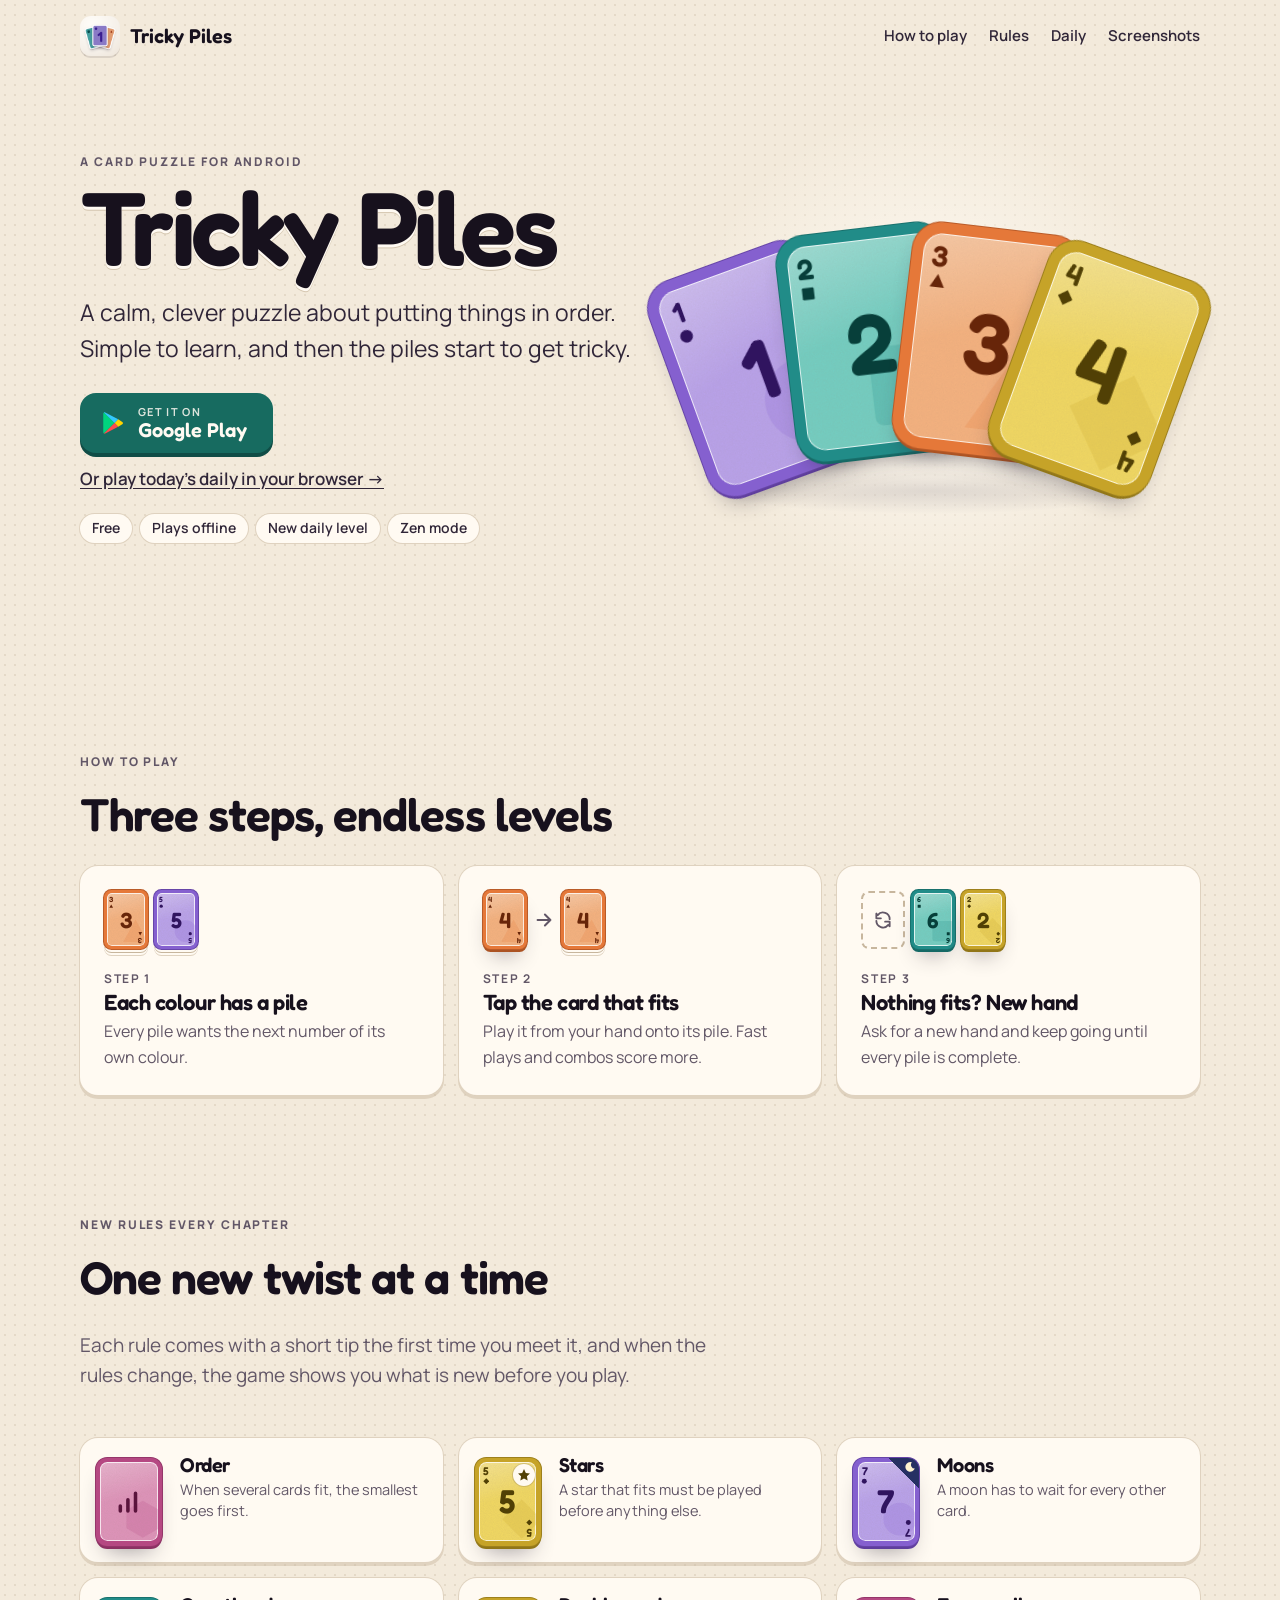
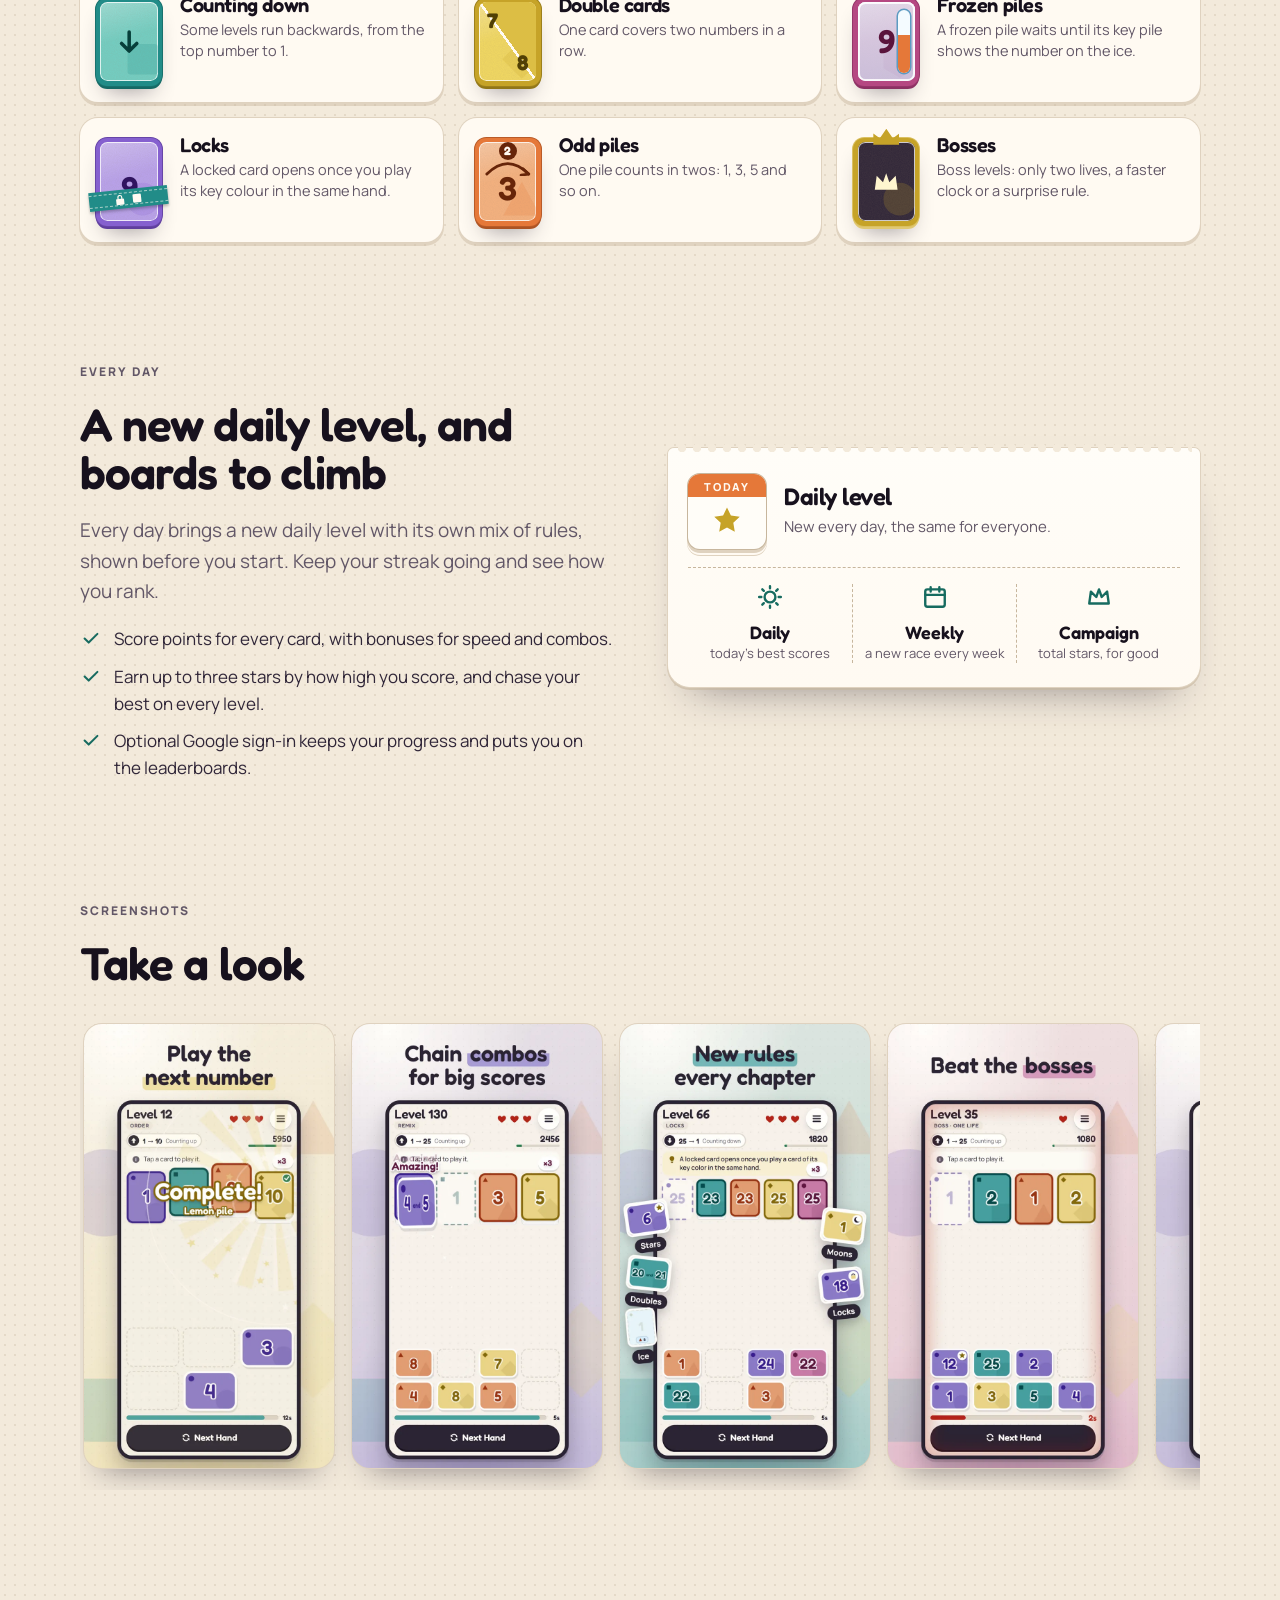
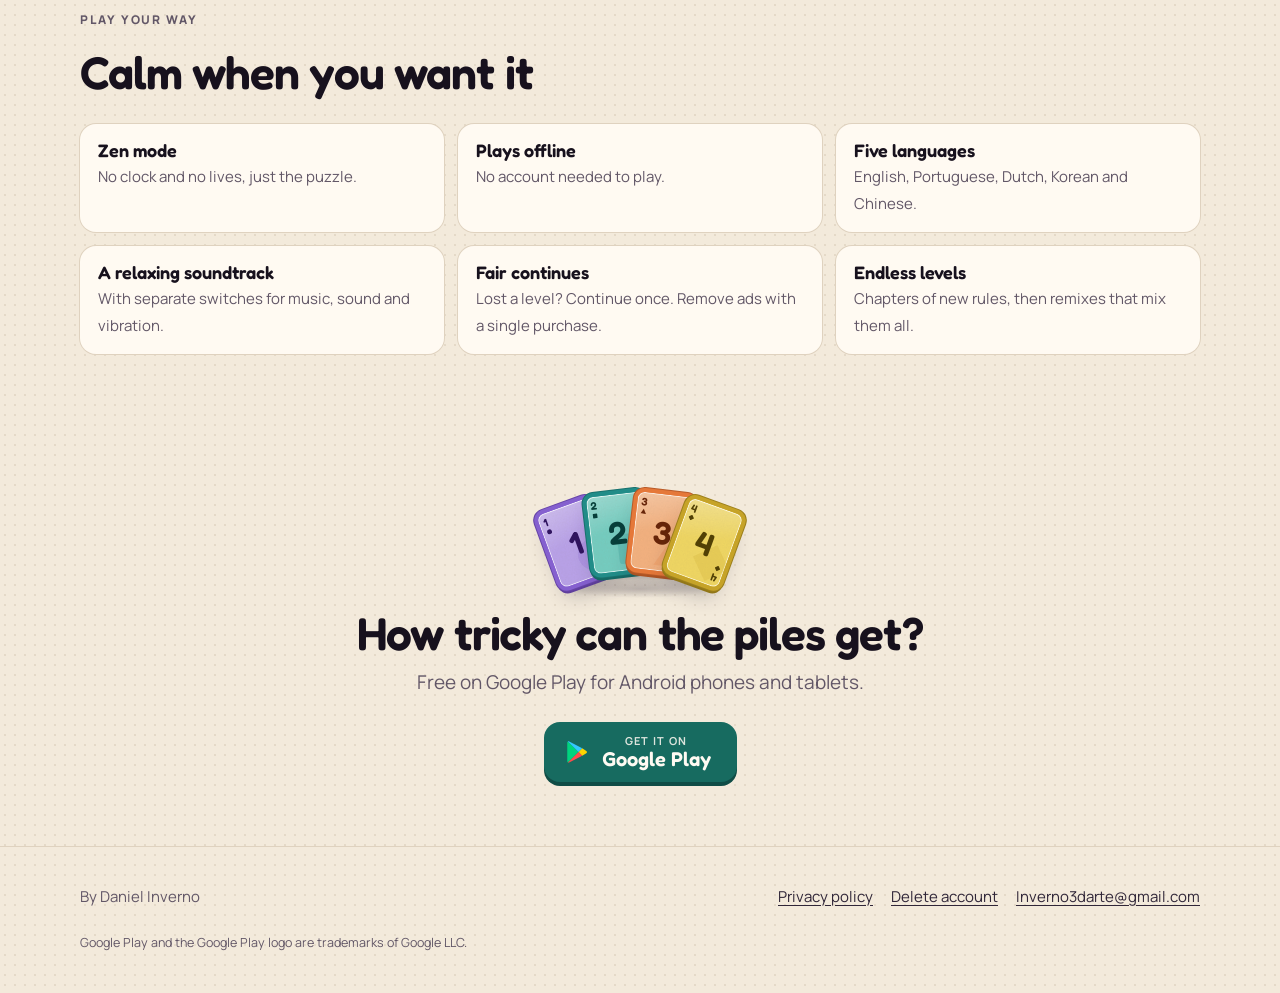
<file: index.html>
<!doctype html>
<html lang="en">
<head>
<meta charset="utf-8">
<meta name="viewport" content="width=device-width, initial-scale=1">
<title>Tricky Piles: a calm, clever card puzzle for Android</title>
<meta name="description" content="Play numbered cards onto colored piles. New rules every chapter, boss levels and a new daily level every day. Free on Google Play.">
<link rel="canonical" href="https://trickypiles.com/">
<meta name="theme-color" content="#f3eadb">
<meta property="og:type" content="website">
<meta property="og:url" content="https://trickypiles.com/">
<meta property="og:site_name" content="Tricky Piles">
<meta property="og:title" content="Tricky Piles: a calm, clever card puzzle">
<meta property="og:description" content="Play numbered cards onto colored piles. New rules every chapter, bosses and a daily level. On Google Play.">
<meta property="og:image" content="https://trickypiles.com/feature.png">
<meta property="og:image:width" content="1024">
<meta property="og:image:height" content="500">
<meta property="og:image:alt" content="Tricky Piles: colored number cards in a fan">
<meta name="twitter:card" content="summary_large_image">
<meta name="twitter:title" content="Tricky Piles: a calm, clever card puzzle">
<meta name="twitter:description" content="Play numbered cards onto colored piles. New rules every chapter, bosses and a daily level.">
<meta name="twitter:image" content="https://trickypiles.com/feature.png">
<link rel="icon" href="icon.png" type="image/png">
<link rel="apple-touch-icon" href="icon.png">
<link rel="preconnect" href="https://fonts.googleapis.com">
<link rel="preconnect" href="https://fonts.gstatic.com" crossorigin>
<link rel="stylesheet" href="https://fonts.googleapis.com/css2?family=Fredoka:wght@500;600&amp;family=Manrope:wght@400;600;700;800&amp;display=swap">
<link rel="stylesheet" href="style.css">
<script type="application/ld+json">{"@context":"https://schema.org","@type":"MobileApplication","name":"Tricky Piles","operatingSystem":"ANDROID","applicationCategory":"GameApplication","url":"https://trickypiles.com/","installUrl":"https://play.google.com/store/apps/details?id=com.daninverno.trickypiles","author":{"@type":"Person","name":"Daniel Inverno"},"offers":{"@type":"Offer","price":"0","priceCurrency":"EUR"}}</script>
</head>
<body>
<svg width="0" height="0" style="position:absolute" aria-hidden="true">
  <symbol id="s0" viewBox="0 0 20 20"><circle cx="10" cy="10" r="7.5"/></symbol>
  <symbol id="s1" viewBox="0 0 20 20"><rect x="3" y="3" width="14" height="14" rx="1.5"/></symbol>
  <symbol id="s2" viewBox="0 0 20 20"><path d="M10 2 18.5 17.5H1.5Z"/></symbol>
  <symbol id="s3" viewBox="0 0 20 20"><path d="M10 1 19 10 10 19 1 10Z"/></symbol>
  <symbol id="s4" viewBox="0 0 20 20"><path d="M10 1.5 17.5 5.8v8.4L10 18.5 2.5 14.2V5.8Z"/></symbol>
</svg>
<a class="skip" href="#main">Skip to content</a>
<header class="wrap top">
  <a class="brand" href="/"><img src="icon.png" width="40" height="40" alt="">Tricky Piles</a>
  <nav aria-label="Sections"><a href="#how">How to play</a><a href="#rules">Rules</a><a href="#daily">Daily</a><a href="#screens">Screenshots</a></nav>
</header>

<main id="main">
  <section class="wrap hero" aria-labelledby="t">
    <div class="table"><div class="fan"><span class="k c0" aria-hidden="true"><span class="face"><svg class="wm"><use href="#s0"/></svg></span><span class="idx tl">1<svg aria-hidden="true"><use href="#s0"/></svg></span><span class="idx br">1<svg aria-hidden="true"><use href="#s0"/></svg></span><b>1</b></span><span class="k c1" aria-hidden="true"><span class="face"><svg class="wm"><use href="#s1"/></svg></span><span class="idx tl">2<svg aria-hidden="true"><use href="#s1"/></svg></span><span class="idx br">2<svg aria-hidden="true"><use href="#s1"/></svg></span><b>2</b></span><span class="k c2" aria-hidden="true"><span class="face"><svg class="wm"><use href="#s2"/></svg></span><span class="idx tl">3<svg aria-hidden="true"><use href="#s2"/></svg></span><span class="idx br">3<svg aria-hidden="true"><use href="#s2"/></svg></span><b>3</b></span><span class="k c3" aria-hidden="true"><span class="face"><svg class="wm"><use href="#s3"/></svg></span><span class="idx tl">4<svg aria-hidden="true"><use href="#s3"/></svg></span><span class="idx br">4<svg aria-hidden="true"><use href="#s3"/></svg></span><b>4</b></span></div></div>
    <div>
      <p class="kicker">A card puzzle for Android</p>
      <h1 id="t">Tricky Piles</h1>
      <p class="lead">A calm, clever puzzle about putting things in order. Simple to learn, and then the piles start to get tricky.</p>
      <a class="btn" href="https://play.google.com/store/apps/details?id=com.daninverno.trickypiles" rel="noopener"><svg class="gp" viewBox="0 0 24 24" aria-hidden="true"><path fill="#00d47e" d="M3.6 2.3 13.4 12l-9.8 9.7c-.4-.2-.6-.6-.6-1.1V3.4c0-.5.2-.9.6-1.1z"/><path fill="#ffd400" d="m16.8 8.6-3.4 3.4 3.4 3.4 3.8-2.2c.8-.5.8-1.6 0-2.1z"/><path fill="#ff4c4c" d="M13.4 12 3.6 21.7c.3.2.8.2 1.2 0l12-6.3z"/><path fill="#33c9ff" d="M3.6 2.3 13.4 12l3.4-3.4-12-6.3c-.4-.2-.9-.2-1.2 0z"/></svg><span><small>Get it on</small>Google Play</span></a>
      <p class="try"><a href="/play/">Or play today’s daily in your browser →</a></p>
      <ul class="tags"><li>Free</li><li>Plays offline</li><li>New daily level</li><li>Zen mode</li></ul>
    </div>
  </section>

  <section class="wrap" id="how" aria-labelledby="how-t">
    <div class="head"><p class="kicker">How to play</p><h2 id="how-t">Three steps, endless levels</h2></div>
    <ol class="steps">
      <li><div class="mini"><span class="k c2 pile" aria-hidden="true"><span class="face"><svg class="wm"><use href="#s2"/></svg></span><span class="idx tl">3<svg aria-hidden="true"><use href="#s2"/></svg></span><span class="idx br">3<svg aria-hidden="true"><use href="#s2"/></svg></span><b>3</b></span><span class="k c0 pile" aria-hidden="true"><span class="face"><svg class="wm"><use href="#s0"/></svg></span><span class="idx tl">5<svg aria-hidden="true"><use href="#s0"/></svg></span><span class="idx br">5<svg aria-hidden="true"><use href="#s0"/></svg></span><b>5</b></span></div><div><span class="n"></span><h3>Each colour has a pile</h3><p>Every pile wants the next number of its own colour.</p></div></li>
      <li><div class="mini"><span class="k c2" aria-hidden="true"><span class="face"><svg class="wm"><use href="#s2"/></svg></span><span class="idx tl">4<svg aria-hidden="true"><use href="#s2"/></svg></span><span class="idx br">4<svg aria-hidden="true"><use href="#s2"/></svg></span><b>4</b></span><svg class="arrow" viewBox="0 0 24 24" fill="none" stroke="currentColor" stroke-width="2.2" stroke-linecap="round" stroke-linejoin="round" aria-hidden="true"><path d="M5 12h14M13 6l6 6-6 6"/></svg><span class="k c2 pile" aria-hidden="true"><span class="face"><svg class="wm"><use href="#s2"/></svg></span><span class="idx tl">4<svg aria-hidden="true"><use href="#s2"/></svg></span><span class="idx br">4<svg aria-hidden="true"><use href="#s2"/></svg></span><b>4</b></span></div><div><span class="n"></span><h3>Tap the card that fits</h3><p>Play it from your hand onto its pile. Fast plays and combos score more.</p></div></li>
      <li><div class="mini"><span class="ghost"><svg viewBox="0 0 24 24" fill="none" stroke="currentColor" stroke-width="2.2" stroke-linecap="round" stroke-linejoin="round" aria-hidden="true"><path d="M20 11a8 8 0 0 0-14.3-4.9L4 4.5M4 13a8 8 0 0 0 14.3 4.9l1.7 1.6M4 4.5V10h5.5M20 19.5V14h-5.5"/></svg></span><span class="k c1" aria-hidden="true"><span class="face"><svg class="wm"><use href="#s1"/></svg></span><span class="idx tl">6<svg aria-hidden="true"><use href="#s1"/></svg></span><span class="idx br">6<svg aria-hidden="true"><use href="#s1"/></svg></span><b>6</b></span><span class="k c3" aria-hidden="true"><span class="face"><svg class="wm"><use href="#s3"/></svg></span><span class="idx tl">2<svg aria-hidden="true"><use href="#s3"/></svg></span><span class="idx br">2<svg aria-hidden="true"><use href="#s3"/></svg></span><b>2</b></span></div><div><span class="n"></span><h3>Nothing fits? New hand</h3><p>Ask for a new hand and keep going until every pile is complete.</p></div></li>
    </ol>
  </section>

  <section class="wrap" id="rules" aria-labelledby="rules-t">
    <div class="head"><p class="kicker">New rules every chapter</p><h2 id="rules-t">One new twist at a time</h2>
      <p class="lead">Each rule comes with a short tip the first time you meet it, and when the rules change, the game shows you what is new before you play.</p></div>
    <ul class="rules"><li class="rule"><span class="k c4 order" aria-hidden="true"><span class="face"><svg class="wm"><use href="#s4"/></svg></span><svg class="big" viewBox="0 0 24 24"><path d="M5 19v-4M11 19v-9M17 19V5"/></svg></span><h3>Order</h3><p>When several cards fit, the smallest goes first.</p></li><li class="rule"><span class="k c3" aria-hidden="true"><span class="face"><svg class="wm"><use href="#s3"/></svg></span><span class="idx tl">5<svg aria-hidden="true"><use href="#s3"/></svg></span><span class="idx br">5<svg aria-hidden="true"><use href="#s3"/></svg></span><b>5</b><span class="mk-star"><svg viewBox="0 0 20 20"><path d="M10 1.6l2.6 5.4 5.9.8-4.3 4.1 1 5.9L10 15l-5.2 2.8 1-5.9L1.5 7.8l5.9-.8z"/></svg></span></span><h3>Stars</h3><p>A star that fits must be played before anything else.</p></li><li class="rule"><span class="k c0" aria-hidden="true"><span class="face"><svg class="wm"><use href="#s0"/></svg></span><span class="idx tl">7<svg aria-hidden="true"><use href="#s0"/></svg></span><span class="idx br">7<svg aria-hidden="true"><use href="#s0"/></svg></span><b>7</b><span class="mk-moon"><svg viewBox="0 0 24 24"><path d="M15.5 2.6A9.6 9.6 0 1 0 21.4 15 7.6 7.6 0 0 1 15.5 2.6z"/></svg></span></span><h3>Moons</h3><p>A moon has to wait for every other card.</p></li><li class="rule"><span class="k c1 down" aria-hidden="true"><span class="face"><svg class="wm"><use href="#s1"/></svg></span><svg class="big" viewBox="0 0 24 24"><path d="M12 4v15M6 13l6 6 6-6"/></svg></span><h3>Counting down</h3><p>Some levels run backwards, from the top number to 1.</p></li><li class="rule"><span class="k c3" aria-hidden="true"><span class="face"><svg class="wm"><use href="#s3"/></svg></span><span class="mk-dbl"><b>7</b><b>8</b></span></span><h3>Double cards</h3><p>One card covers two numbers in a row.</p></li><li class="rule"><span class="k c4" aria-hidden="true"><span class="face"><svg class="wm"><use href="#s4"/></svg></span><b>9</b><span class="mk-frost"></span><span class="mk-ice"><i></i></span></span><h3>Frozen piles</h3><p>A frozen pile waits until its key pile shows the number on the ice.</p></li><li class="rule"><span class="k c0 mk-top" aria-hidden="true"><span class="face"><svg class="wm"><use href="#s0"/></svg></span><b>9</b><span class="mk-strap"><svg viewBox="0 0 24 24"><path d="M7 10V7a5 5 0 0 1 10 0v3h1.5c.8 0 1.5.7 1.5 1.5v9c0 .8-.7 1.5-1.5 1.5h-13C4.7 22 4 21.3 4 20.5v-9c0-.8.7-1.5 1.5-1.5zm2.4 0h5.2V7a2.6 2.6 0 0 0-5.2 0z"/></svg><svg viewBox="0 0 20 20"><rect x="3" y="3" width="14" height="14" rx="1.5"/></svg></span></span><h3>Locks</h3><p>A locked card opens once you play its key colour in the same hand.</p></li><li class="rule"><span class="k c2 mk-top" aria-hidden="true"><span class="face"><svg class="wm"><use href="#s2"/></svg></span><b>3</b><span class="mk-hop"><svg viewBox="0 0 100 40"><path d="M6 36Q50-8 94 36" fill="none" stroke="currentColor" stroke-width="6" stroke-linecap="round"/><path d="m82 25 12 11-16 2" fill="none" stroke="currentColor" stroke-width="6" stroke-linecap="round" stroke-linejoin="round"/></svg><b>2</b></span></span><h3>Odd piles</h3><p>One pile counts in twos: 1, 3, 5 and so on.</p></li><li class="rule"><span class="k c0 boss" aria-hidden="true"><span class="face"><svg class="wm"><use href="#s0"/></svg></span><svg class="big" viewBox="0 0 24 24" style="fill:currentColor;stroke:none"><path d="M3 18 4.5 7l5 5L12 5l2.5 7 5-5L21 18z"/></svg><span class="mk-crown"></span></span><h3>Bosses</h3><p>Boss levels: only two lives, a faster clock or a surprise rule.</p></li></ul>
  </section>

  <section class="wrap daily" id="daily" aria-labelledby="daily-t">
    <div>
      <div class="head" style="margin-bottom:8px"><p class="kicker">Every day</p><h2 id="daily-t">A new daily level, and boards to climb</h2></div>
      <p class="lead">Every day brings a new daily level with its own mix of rules, shown before you start. Keep your streak going and see how you rank.</p>
      <ul class="list">
        <li><svg viewBox="0 0 24 24" fill="none" stroke="currentColor" stroke-width="2.2" stroke-linecap="round" stroke-linejoin="round" aria-hidden="true"><path d="m5 12.5 4.5 4.5L19 7.5"/></svg><span>Score points for every card, with bonuses for speed and combos.</span></li>
        <li><svg viewBox="0 0 24 24" fill="none" stroke="currentColor" stroke-width="2.2" stroke-linecap="round" stroke-linejoin="round" aria-hidden="true"><path d="m5 12.5 4.5 4.5L19 7.5"/></svg><span>Earn up to three stars by how high you score, and chase your best on every level.</span></li>
        <li><svg viewBox="0 0 24 24" fill="none" stroke="currentColor" stroke-width="2.2" stroke-linecap="round" stroke-linejoin="round" aria-hidden="true"><path d="m5 12.5 4.5 4.5L19 7.5"/></svg><span>Optional Google sign-in keeps your progress and puts you on the leaderboards.</span></li>
      </ul>
    </div>
    <div class="sheet" role="img" aria-label="The daily level and the three leaderboards: daily, weekly and campaign">
      <div class="today"><div class="pad"><span>TODAY</span><b><svg style="width:30px;height:30px;fill:#c6a328" viewBox="0 0 20 20"><path d="M10 1.6l2.6 5.4 5.9.8-4.3 4.1 1 5.9L10 15l-5.2 2.8 1-5.9L1.5 7.8l5.9-.8z"/></svg></b></div>
        <div><h3>Daily level</h3><p>New every day, the same for everyone.</p></div></div>
      <ul class="boards">
        <li><svg viewBox="0 0 24 24" fill="none" stroke="currentColor" stroke-width="2.2" stroke-linecap="round" stroke-linejoin="round" aria-hidden="true"><circle cx="12" cy="12" r="5"/><path d="M12 2v2M12 20v2M2 12h2M20 12h2M4.9 4.9l1.4 1.4M17.7 17.7l1.4 1.4M4.9 19.1l1.4-1.4M17.7 6.3l1.4-1.4"/></svg><b>Daily</b><span>today&rsquo;s best scores</span></li>
        <li><svg viewBox="0 0 24 24" fill="none" stroke="currentColor" stroke-width="2.2" stroke-linecap="round" stroke-linejoin="round" aria-hidden="true"><rect x="3" y="5" width="18" height="16" rx="2"/><path d="M3 10h18M8 3v4M16 3v4"/></svg><b>Weekly</b><span>a new race every week</span></li>
        <li><svg viewBox="0 0 24 24" fill="none" stroke="currentColor" stroke-width="2.2" stroke-linecap="round" stroke-linejoin="round" aria-hidden="true"><path d="M3 18 4.5 7l5 5L12 5l2.5 7 5-5L21 18z"/></svg><b>Campaign</b><span>total stars, for good</span></li>
      </ul>
    </div>
  </section>

  <section id="screens" aria-labelledby="screens-t">
    <div class="wrap head"><p class="kicker">Screenshots</p><h2 id="screens-t">Take a look</h2></div>
    <div class="wrap"><div class="shots" tabindex="0" role="region" aria-label="Screenshots, scroll sideways"><figure><img src="img/screenshot-1.webp" width="720" height="1280" loading="lazy" decoding="async" alt="Playing a card completes the yellow pile: Complete!"></figure><figure><img src="img/screenshot-2.webp" width="720" height="1280" loading="lazy" decoding="async" alt="A combo of cards for a big score"></figure><figure><img src="img/screenshot-3.webp" width="720" height="1280" loading="lazy" decoding="async" alt="A locks level with the chapter rule cards around it"></figure><figure><img src="img/screenshot-4.webp" width="720" height="1280" loading="lazy" decoding="async" alt="A boss level"></figure><figure><img src="img/screenshot-7.webp" width="720" height="1280" loading="lazy" decoding="async" alt="Home with the daily level and the day streak"></figure><figure><img src="img/screenshot-8.webp" width="720" height="1280" loading="lazy" decoding="async" alt="Zen mode: no clock, no lives"></figure></div></div>
  </section>

  <section class="wrap" aria-labelledby="way-t">
    <div class="head"><p class="kicker">Play your way</p><h2 id="way-t">Calm when you want it</h2></div>
    <ul class="extras">
      <li><b>Zen mode</b><span>No clock and no lives, just the puzzle.</span></li>
      <li><b>Plays offline</b><span>No account needed to play.</span></li>
      <li><b>Five languages</b><span>English, Portuguese, Dutch, Korean and Chinese.</span></li>
      <li><b>A relaxing soundtrack</b><span>With separate switches for music, sound and vibration.</span></li>
      <li><b>Fair continues</b><span>Lost a level? Continue once. Remove ads with a single purchase.</span></li>
      <li><b>Endless levels</b><span>Chapters of new rules, then remixes that mix them all.</span></li>
    </ul>
  </section>

  <section class="cta" aria-labelledby="cta-t">
    <div class="wrap">
      <div class="fan"><span class="k c0" aria-hidden="true"><span class="face"><svg class="wm"><use href="#s0"/></svg></span><span class="idx tl">1<svg aria-hidden="true"><use href="#s0"/></svg></span><span class="idx br">1<svg aria-hidden="true"><use href="#s0"/></svg></span><b>1</b></span><span class="k c1" aria-hidden="true"><span class="face"><svg class="wm"><use href="#s1"/></svg></span><span class="idx tl">2<svg aria-hidden="true"><use href="#s1"/></svg></span><span class="idx br">2<svg aria-hidden="true"><use href="#s1"/></svg></span><b>2</b></span><span class="k c2" aria-hidden="true"><span class="face"><svg class="wm"><use href="#s2"/></svg></span><span class="idx tl">3<svg aria-hidden="true"><use href="#s2"/></svg></span><span class="idx br">3<svg aria-hidden="true"><use href="#s2"/></svg></span><b>3</b></span><span class="k c3" aria-hidden="true"><span class="face"><svg class="wm"><use href="#s3"/></svg></span><span class="idx tl">4<svg aria-hidden="true"><use href="#s3"/></svg></span><span class="idx br">4<svg aria-hidden="true"><use href="#s3"/></svg></span><b>4</b></span></div>
      <h2 id="cta-t">How tricky can the piles get?</h2>
      <p class="lead">Free on Google Play for Android phones and tablets.</p>
      <a class="btn" href="https://play.google.com/store/apps/details?id=com.daninverno.trickypiles" rel="noopener"><svg class="gp" viewBox="0 0 24 24" aria-hidden="true"><path fill="#00d47e" d="M3.6 2.3 13.4 12l-9.8 9.7c-.4-.2-.6-.6-.6-1.1V3.4c0-.5.2-.9.6-1.1z"/><path fill="#ffd400" d="m16.8 8.6-3.4 3.4 3.4 3.4 3.8-2.2c.8-.5.8-1.6 0-2.1z"/><path fill="#ff4c4c" d="M13.4 12 3.6 21.7c.3.2.8.2 1.2 0l12-6.3z"/><path fill="#33c9ff" d="M3.6 2.3 13.4 12l3.4-3.4-12-6.3c-.4-.2-.9-.2-1.2 0z"/></svg><span><small>Get it on</small>Google Play</span></a>
    </div>
  </section>
</main>

<footer>
  <div class="wrap">
    <div class="row">
      <span>By Daniel Inverno</span>
      <nav aria-label="Legal and contact"><a href="privacy.html">Privacy policy</a><a href="delete-account.html">Delete account</a><a href="mailto:Inverno3darte@gmail.com">Inverno3darte@gmail.com</a></nav>
    </div>
    <p class="tm">Google Play and the Google Play logo are trademarks of Google LLC.</p>
  </div>
</footer>
</body>
</html>
</file>
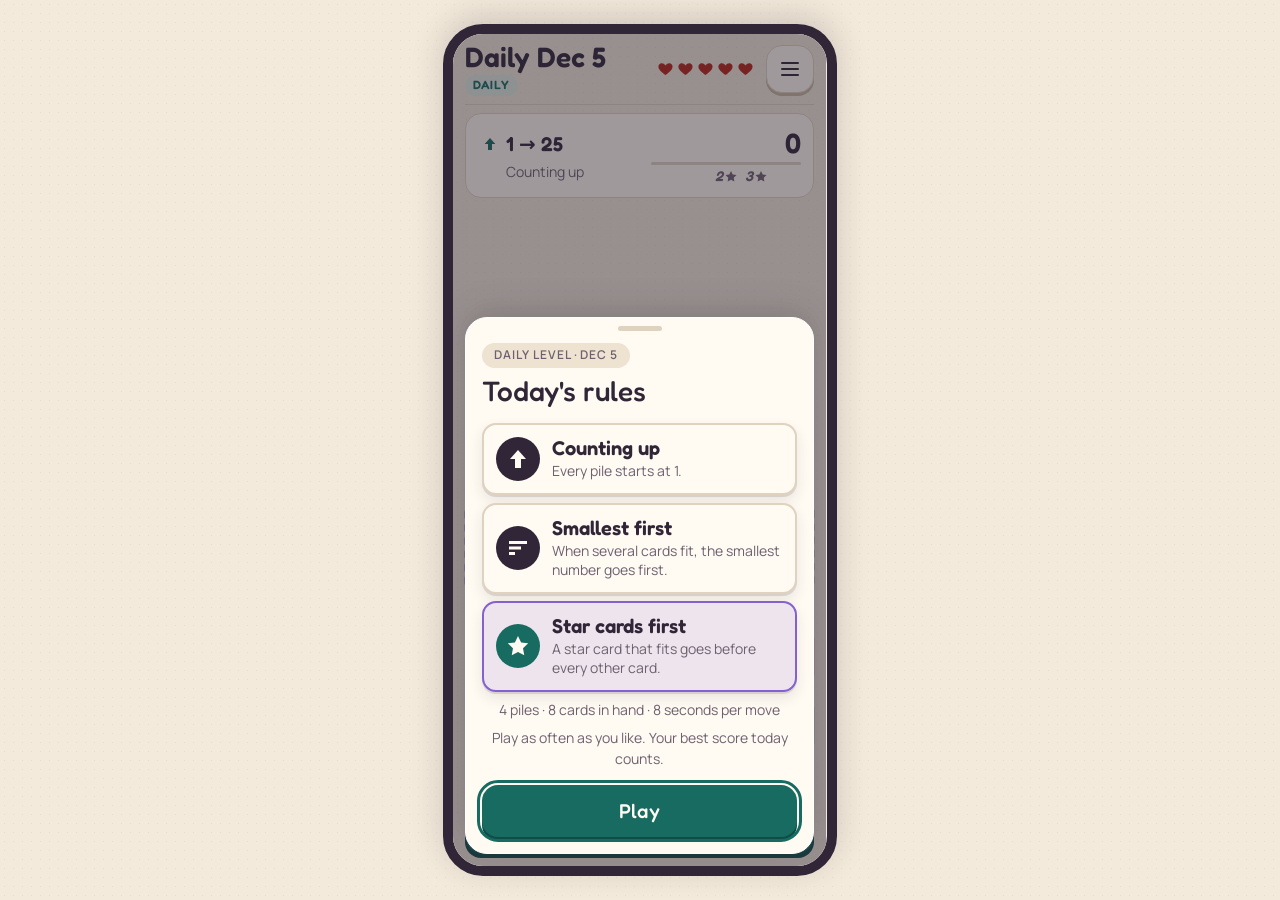
<file: play/index.html>
<!doctype html>
<html lang="en">
  <head>
    <meta charset="UTF-8" />
    <meta
      name="viewport"
      content="width=device-width, initial-scale=1, viewport-fit=cover, user-scalable=no"
    />
    <meta name="theme-color" content="#f6f1ea" />
    <title>Tricky Piles · Daily puzzle</title>
    <meta name="description" content="Play today’s Tricky Piles daily puzzle in your browser: build every pile in order, beat the move clock and climb today’s web board. Free, no sign-up." />
    <meta property="og:type" content="website" />
    <meta property="og:title" content="Tricky Piles · Daily puzzle" />
    <meta property="og:description" content="Play today’s Tricky Piles daily puzzle in your browser: build every pile in order, beat the move clock and climb today’s web board. Free, no sign-up." />
    <meta property="og:image" content="https://trickypiles.com/feature.png" />
    <script type="module" crossorigin src="/play/assets/index-BUcAM8uf.js"></script>
    <link rel="stylesheet" crossorigin href="/play/assets/index-DiwFeYY2.css">
  </head>
  <body>
    <div id="app"></div>
  </body>
</html>
</file>
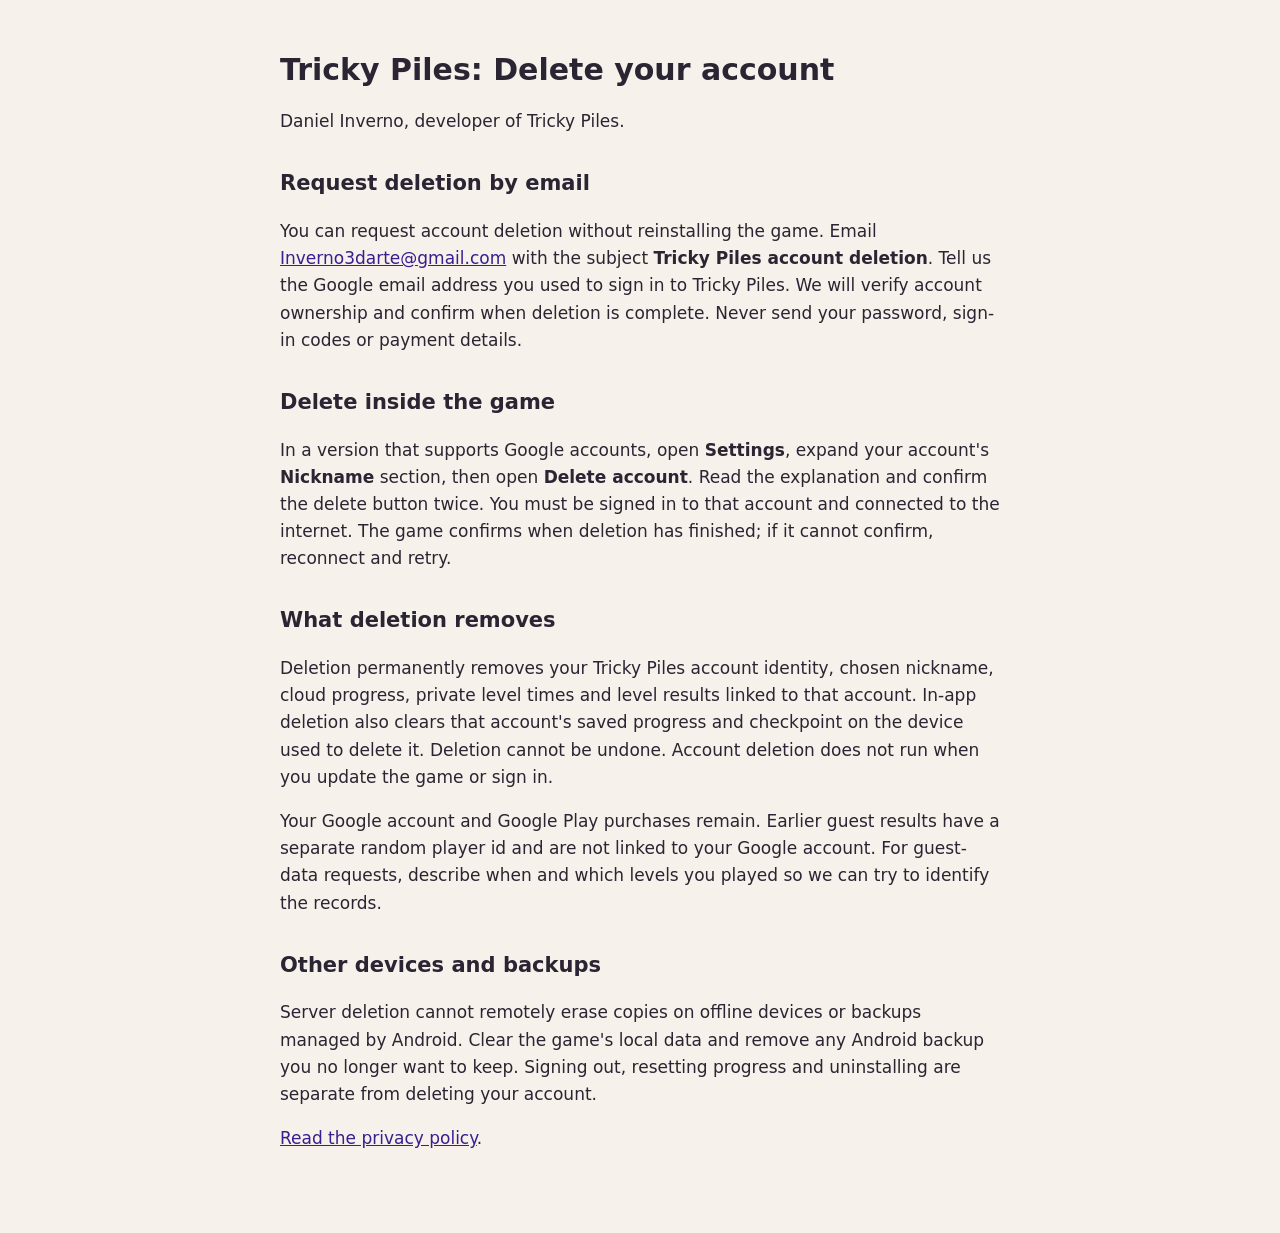
<file: delete-account.html>
<!doctype html>
<html lang="en">
  <head>
    <meta charset="UTF-8" />
    <meta name="viewport" content="width=device-width, initial-scale=1" />
    <title>Tricky Piles: Delete your account</title>
    <meta
      name="description"
      content="Request deletion of your Tricky Piles account and associated game data."
    />
    <style>
      :root {
        color-scheme: light;
      }
      body {
        margin: 0;
        background: #f6f1ea;
        color: #2b2433;
        font:
          17px/1.6 system-ui,
          sans-serif;
      }
      main {
        max-width: 720px;
        margin: 0 auto;
        padding: 32px 20px 64px;
      }
      h1 {
        font-size: 30px;
        line-height: 1.2;
      }
      h2 {
        font-size: 21px;
        margin: 32px 0 8px;
      }
      a {
        color: #3a1d8f;
        overflow-wrap: anywhere;
      }
    </style>
  </head>
  <body>
    <main>
      <h1>Tricky Piles: Delete your account</h1>
      <p>Daniel Inverno, developer of Tricky Piles.</p>
      <h2>Request deletion by email</h2>
      <p>
        You can request account deletion without reinstalling the game. Email
        <a href="mailto:Inverno3darte@gmail.com?subject=Tricky%20Piles%20account%20deletion"
          >Inverno3darte@gmail.com</a
        >
        with the subject <b>Tricky Piles account deletion</b>. Tell us the Google email address you
        used to sign in to Tricky Piles. We will verify account ownership and confirm when deletion
        is complete. Never send your password, sign-in codes or payment details.
      </p>
      <h2>Delete inside the game</h2>
      <p>
        In a version that supports Google accounts, open <b>Settings</b>, expand your account's
        <b>Nickname</b> section, then open <b>Delete account</b>. Read the explanation and confirm
        the delete button twice. You must be signed in to that account and connected to the
        internet. The game confirms when deletion has finished; if it cannot confirm, reconnect and
        retry.
      </p>
      <h2>What deletion removes</h2>
      <p>
        Deletion permanently removes your Tricky Piles account identity, chosen nickname, cloud
        progress, private level times and level results linked to that account. In-app deletion also
        clears that account's saved progress and checkpoint on the device used to delete it.
        Deletion cannot be undone. Account deletion does not run when you update the game or sign
        in.
      </p>
      <p>
        Your Google account and Google Play purchases remain. Earlier guest results have a separate
        random player id and are not linked to your Google account. For guest-data requests,
        describe when and which levels you played so we can try to identify the records.
      </p>
      <h2>Other devices and backups</h2>
      <p>
        Server deletion cannot remotely erase copies on offline devices or backups managed by
        Android. Clear the game's local data and remove any Android backup you no longer want to
        keep. Signing out, resetting progress and uninstalling are separate from deleting your
        account.
      </p>
      <p><a href="privacy.html">Read the privacy policy</a>.</p>
    </main>
  </body>
</html>
</file>
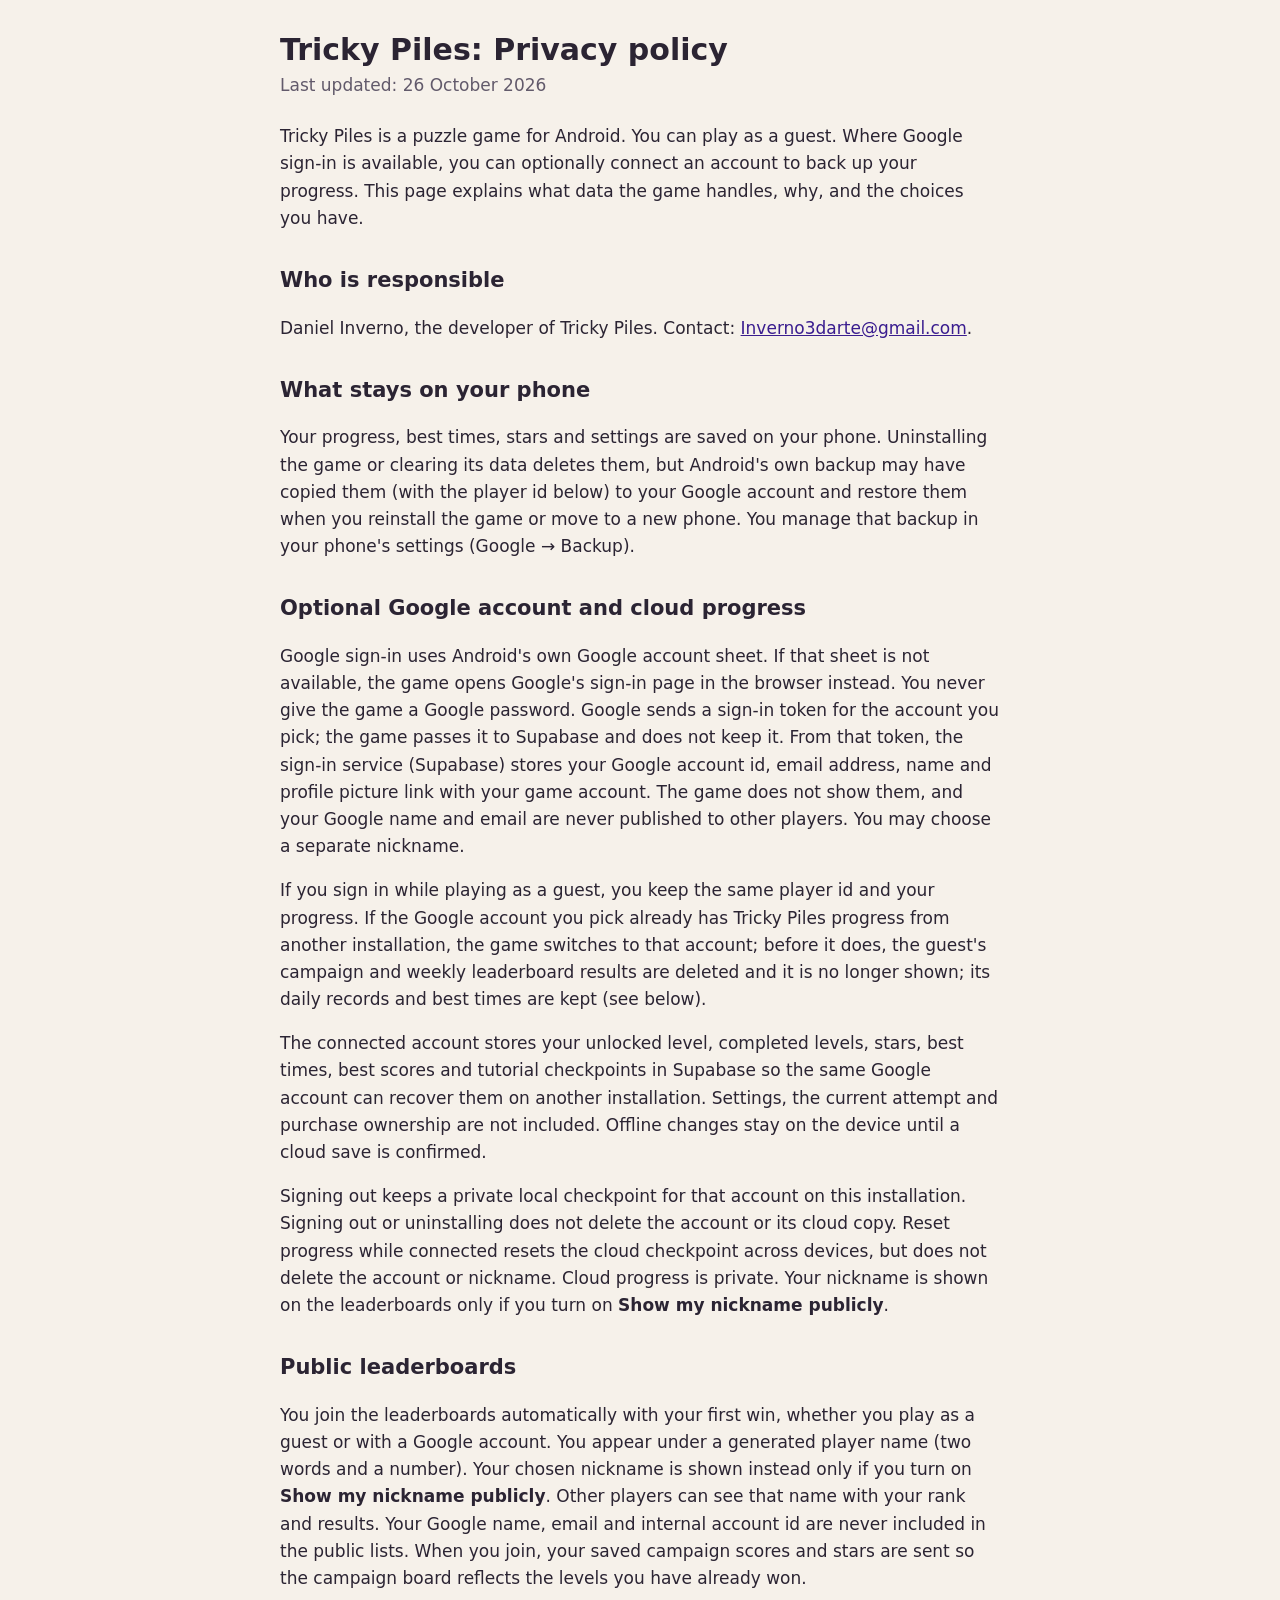
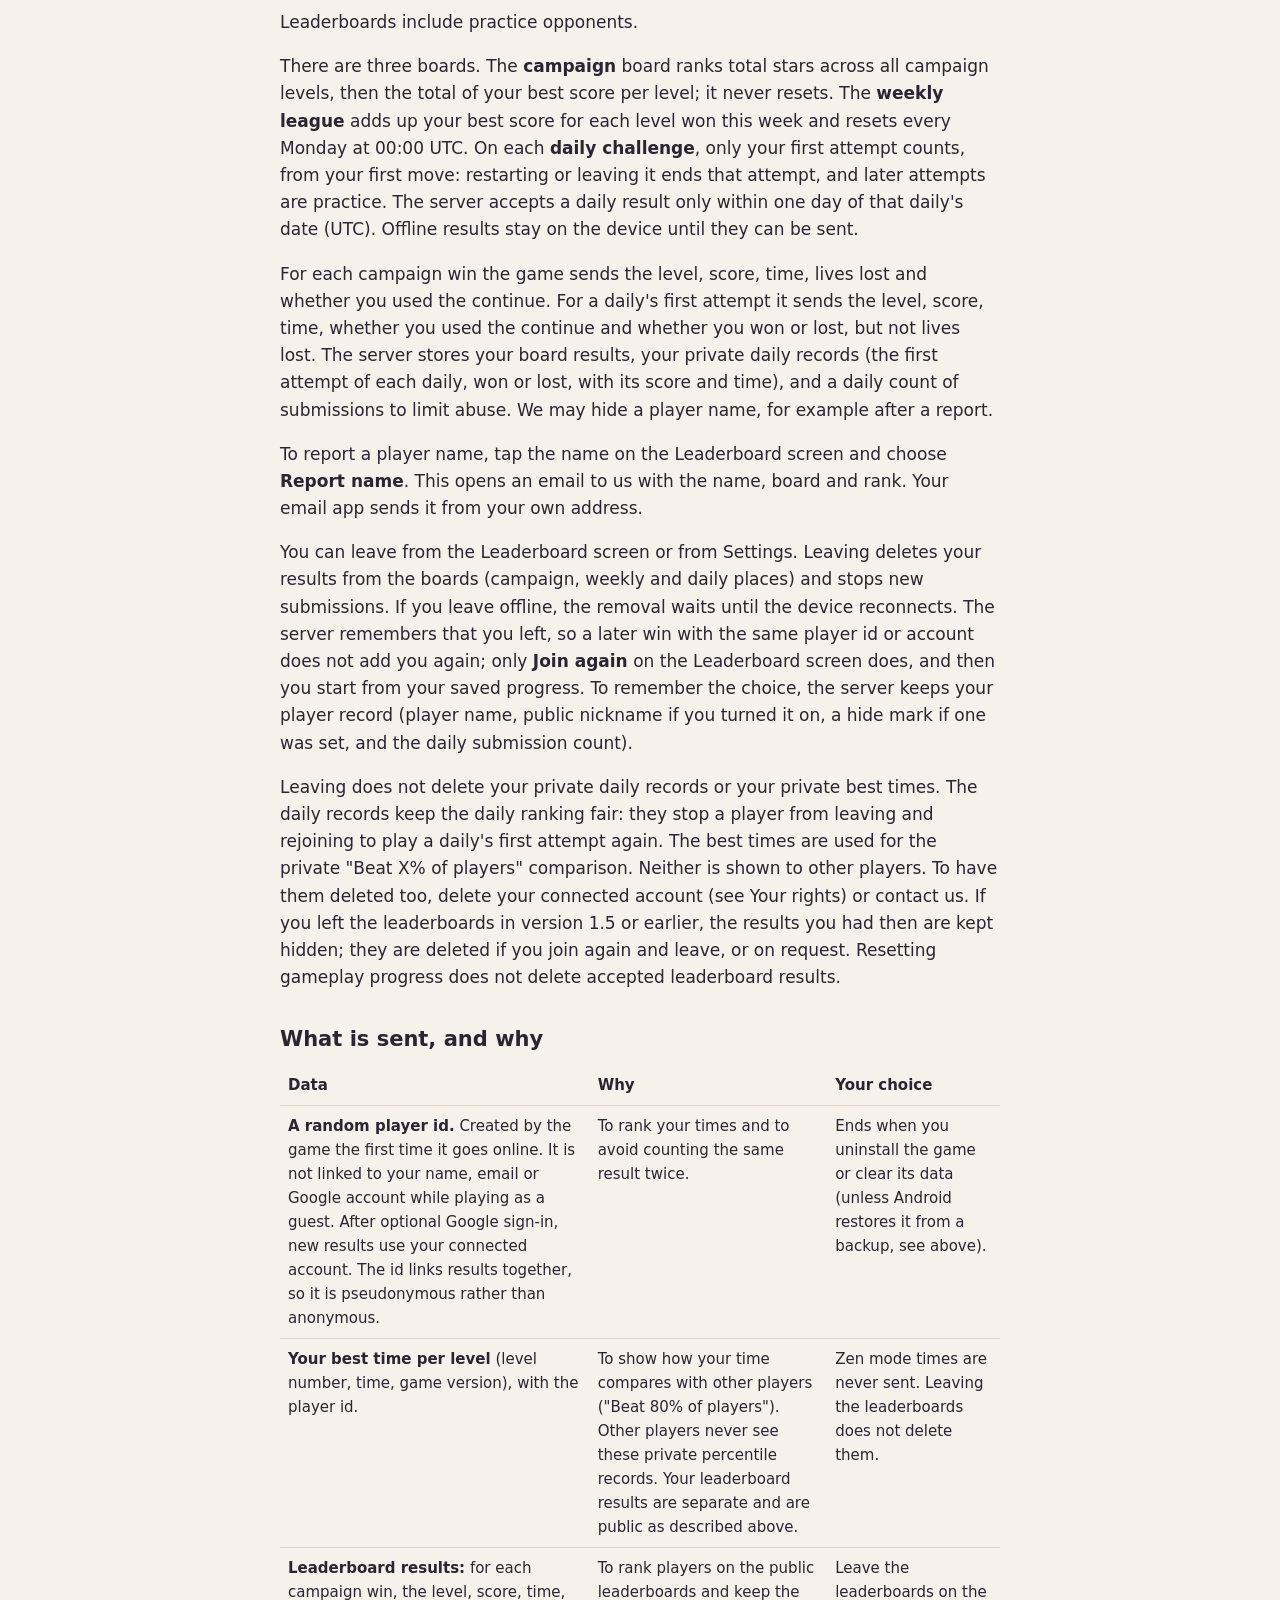
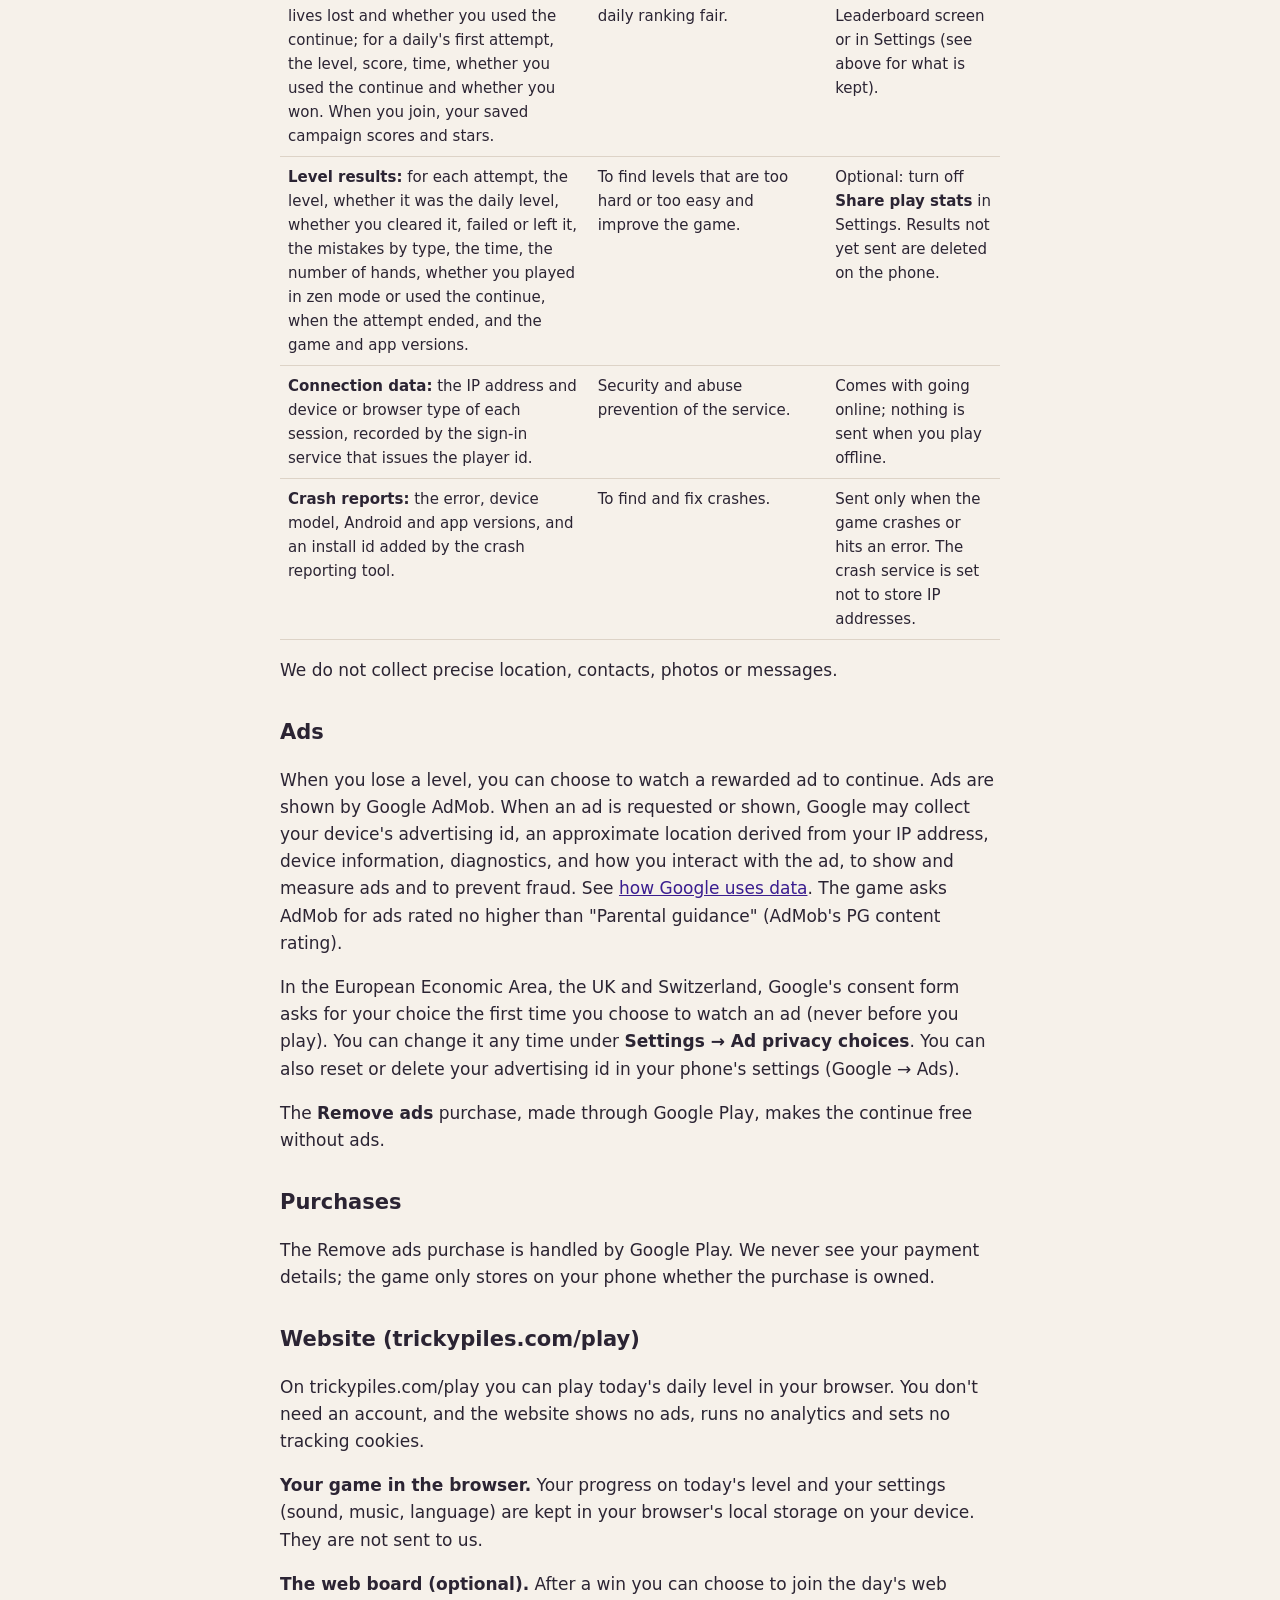
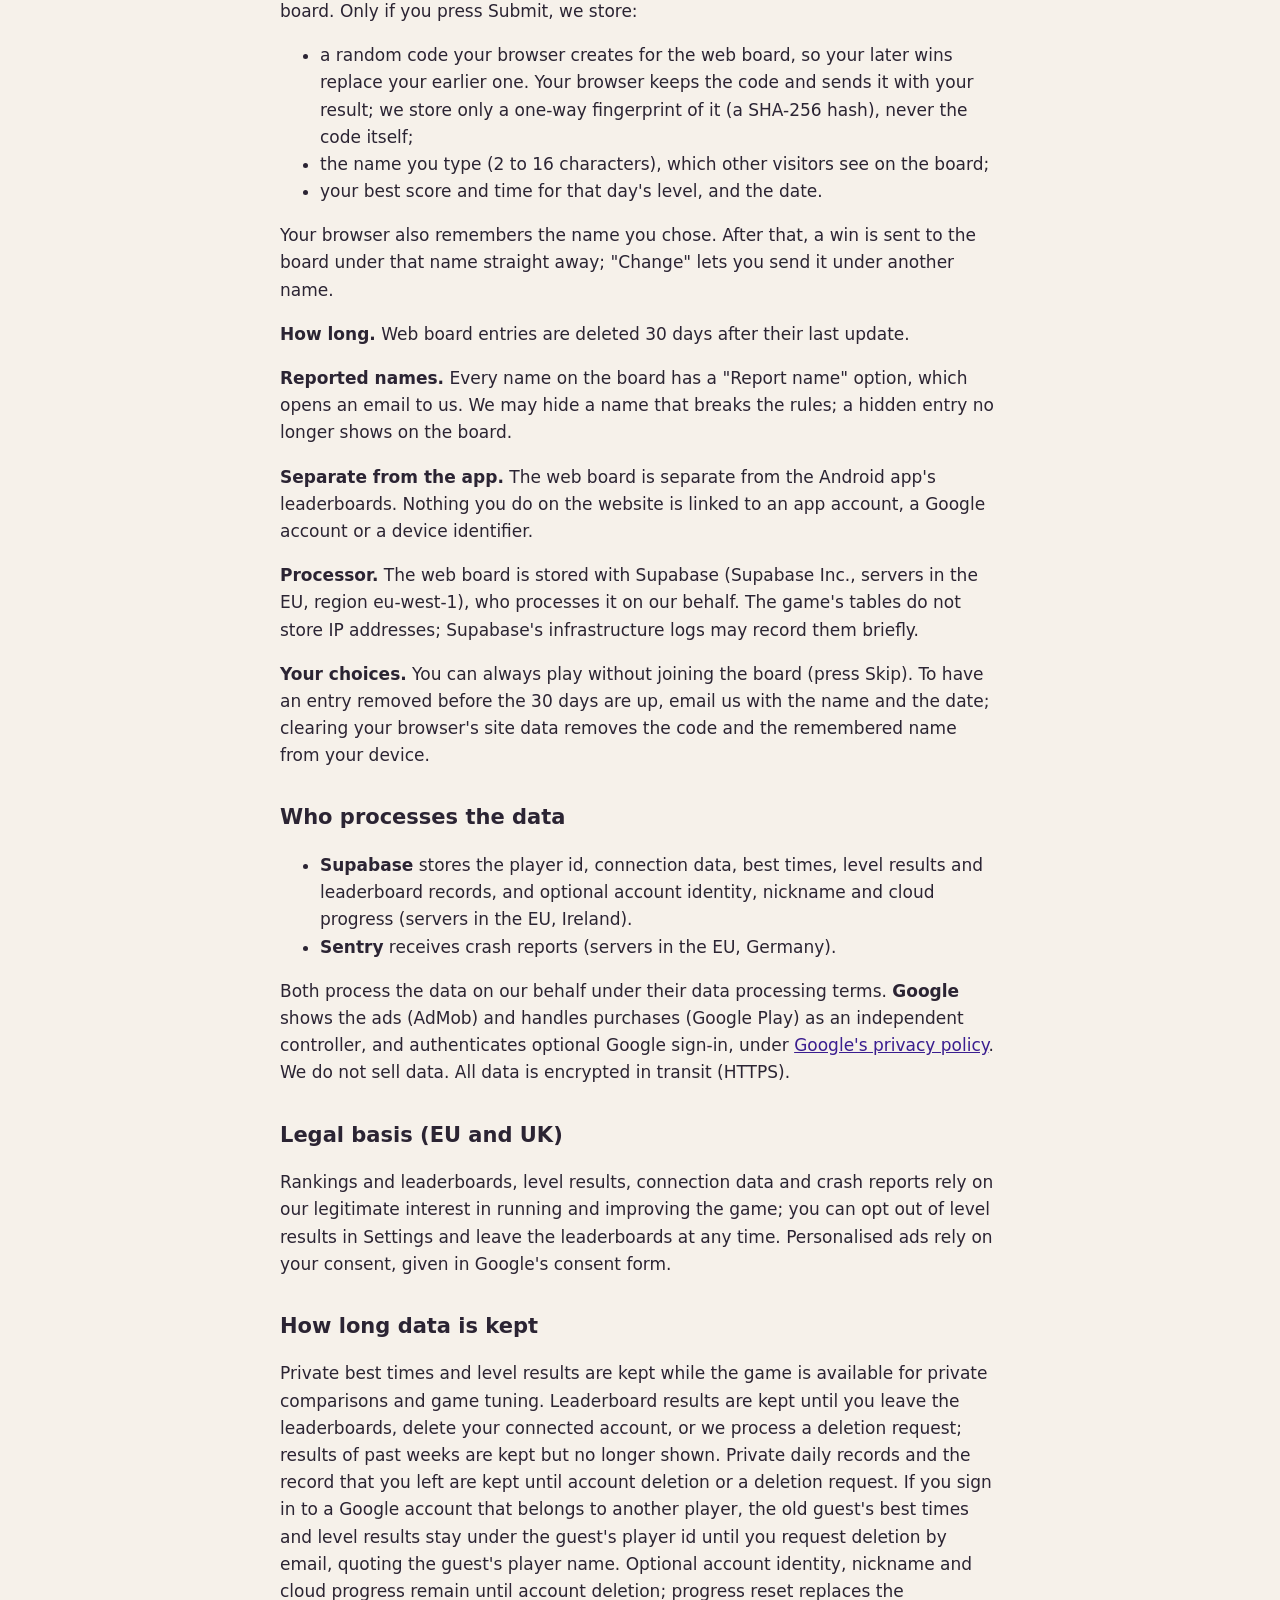
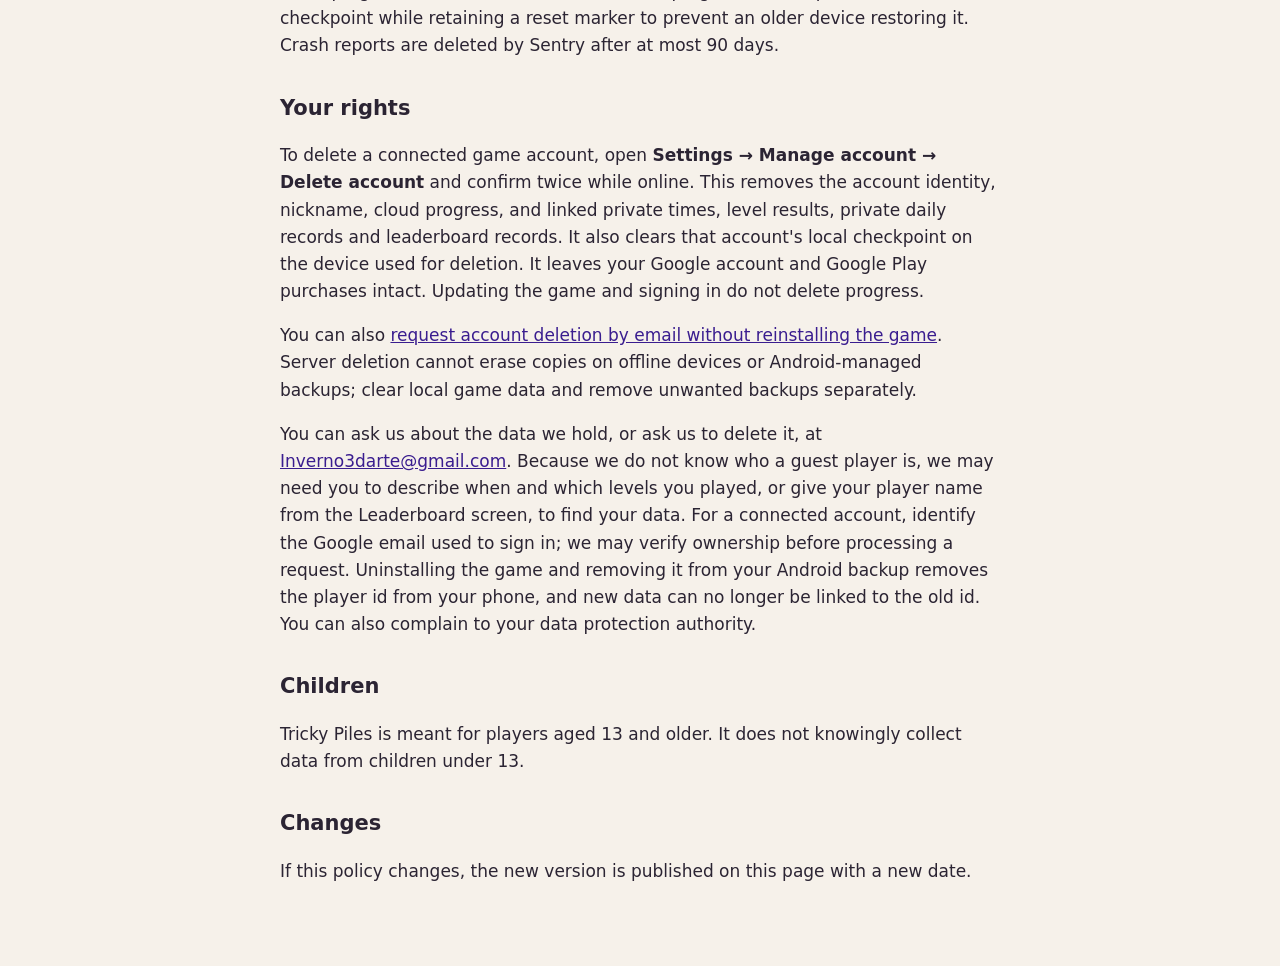
<file: privacy.html>
<!doctype html>
<!--
  Tricky Piles privacy policy. Source of truth: this file (tricky-piles repo, site/trickypiles/);
  published at https://trickypiles.com/privacy.html (repo wynterCG/trickypiles-site)
  (website/public/trickypiles/) and deploying. Facts follow docs/release/data-safety.md.
-->
<html lang="en">
  <head>
    <meta charset="UTF-8" />
    <meta name="viewport" content="width=device-width, initial-scale=1" />
    <title>Tricky Piles: Privacy policy</title>
    <meta name="description" content="How the Tricky Piles game handles data." />
    <style>
      :root {
        color-scheme: light;
      }
      body {
        margin: 0;
        background: #f6f1ea;
        color: #2b2433;
        font:
          17px/1.6 system-ui,
          sans-serif;
      }
      main {
        max-width: 720px;
        margin: 0 auto;
        padding: 32px 20px 64px;
      }
      h1 {
        font-size: 30px;
        line-height: 1.2;
        margin: 0 0 4px;
      }
      h2 {
        font-size: 21px;
        margin: 32px 0 8px;
      }
      .updated {
        color: #625a6b;
        margin: 0 0 24px;
      }
      table {
        border-collapse: collapse;
        width: 100%;
        font-size: 15px;
      }
      th,
      td {
        text-align: left;
        vertical-align: top;
        padding: 8px;
        border-bottom: 1px solid #ddd3c7;
      }
      a {
        color: #3a1d8f;
      }
    </style>
  </head>
  <body>
    <main>
      <h1>Tricky Piles: Privacy policy</h1>
      <p class="updated">Last updated: 26 October 2026</p>

      <p>
        Tricky Piles is a puzzle game for Android. You can play as a guest. Where Google sign-in is
        available, you can optionally connect an account to back up your progress. This page
        explains what data the game handles, why, and the choices you have.
      </p>

      <h2>Who is responsible</h2>
      <p>
        Daniel Inverno, the developer of Tricky Piles. Contact:
        <a href="mailto:Inverno3darte@gmail.com">Inverno3darte@gmail.com</a>.
      </p>

      <h2>What stays on your phone</h2>
      <p>
        Your progress, best times, stars and settings are saved on your phone. Uninstalling the game
        or clearing its data deletes them, but Android's own backup may have copied them (with the
        player id below) to your Google account and restore them when you reinstall the game or move
        to a new phone. You manage that backup in your phone's settings (Google → Backup).
      </p>

      <h2>Optional Google account and cloud progress</h2>
      <p>
        Google sign-in uses Android's own Google account sheet. If that sheet is not available, the
        game opens Google's sign-in page in the browser instead. You never give the game a Google
        password. Google sends a sign-in token for the account you pick; the game passes it to
        Supabase and does not keep it. From that token, the sign-in service (Supabase) stores your
        Google account id, email address, name and profile picture link with your game account. The
        game does not show them, and your Google name and email are never published to other
        players. You may choose a separate nickname.
      </p>
      <p>
        If you sign in while playing as a guest, you keep the same player id and your progress. If
        the Google account you pick already has Tricky Piles progress from another installation, the
        game switches to that account; before it does, the guest's campaign and weekly leaderboard
        results are deleted and it is no longer shown; its daily records and best times are kept
        (see below).
      </p>
      <p>
        The connected account stores your unlocked level, completed levels, stars, best times, best
        scores and tutorial checkpoints in Supabase so the same Google account can recover them on
        another installation. Settings, the current attempt and purchase ownership are not included.
        Offline changes stay on the device until a cloud save is confirmed.
      </p>
      <p>
        Signing out keeps a private local checkpoint for that account on this installation. Signing
        out or uninstalling does not delete the account or its cloud copy. Reset progress while
        connected resets the cloud checkpoint across devices, but does not delete the account or
        nickname. Cloud progress is private. Your nickname is shown on the leaderboards only if you
        turn on <b>Show my nickname publicly</b>.
      </p>

      <h2>Public leaderboards</h2>
      <p>
        You join the leaderboards automatically with your first win, whether you play as a guest or
        with a Google account. You appear under a generated player name (two words and a number).
        Your chosen nickname is shown instead only if you turn on
        <b>Show my nickname publicly</b>. Other players can see that name with your rank and
        results. Your Google name, email and internal account id are never included in the public
        lists. When you join, your saved campaign scores and stars are sent so the campaign board
        reflects the levels you have already won.
      </p>
      <p>Leaderboards include practice opponents.</p>
      <p>
        There are three boards. The <b>campaign</b> board ranks total stars across all campaign
        levels, then the total of your best score per level; it never resets. The
        <b>weekly league</b> adds up your best score for each level won this week and resets every
        Monday at 00:00 UTC. On each <b>daily challenge</b>, only your first attempt counts, from
        your first move: restarting or leaving it ends that attempt, and later attempts are
        practice. The server accepts a daily result only within one day of that daily's date (UTC).
        Offline results stay on the device until they can be sent.
      </p>
      <p>
        For each campaign win the game sends the level, score, time, lives lost and whether you used
        the continue. For a daily's first attempt it sends the level, score, time, whether you used
        the continue and whether you won or lost, but not lives lost. The server stores your board
        results, your private daily records (the first attempt of each daily, won or lost, with its
        score and time), and a daily count of submissions to limit abuse. We may hide a player name,
        for example after a report.
      </p>
      <p>
        To report a player name, tap the name on the Leaderboard screen and choose
        <b>Report name</b>. This opens an email to us with the name, board and rank. Your email app
        sends it from your own address.
      </p>
      <p>
        You can leave from the Leaderboard screen or from Settings. Leaving deletes your results
        from the boards (campaign, weekly and daily places) and stops new submissions. If you leave
        offline, the removal waits until the device reconnects. The server remembers that you left,
        so a later win with the same player id or account does not add you again; only
        <b>Join again</b> on the Leaderboard screen does, and then you start from your saved
        progress. To remember the choice, the server keeps your player record (player name, public
        nickname if you turned it on, a hide mark if one was set, and the daily submission count).
      </p>
      <p>
        Leaving does not delete your private daily records or your private best times. The daily
        records keep the daily ranking fair: they stop a player from leaving and rejoining to play a
        daily's first attempt again. The best times are used for the private "Beat X% of players"
        comparison. Neither is shown to other players. To have them deleted too, delete your
        connected account (see Your rights) or contact us. If you left the leaderboards in version
        1.5 or earlier, the results you had then are kept hidden; they are deleted if you join again
        and leave, or on request. Resetting gameplay progress does not delete accepted leaderboard
        results.
      </p>

      <h2>What is sent, and why</h2>
      <table>
        <tr>
          <th>Data</th>
          <th>Why</th>
          <th>Your choice</th>
        </tr>
        <tr>
          <td>
            <b>A random player id.</b> Created by the game the first time it goes online. It is not
            linked to your name, email or Google account while playing as a guest. After optional
            Google sign-in, new results use your connected account. The id links results together,
            so it is pseudonymous rather than anonymous.
          </td>
          <td>To rank your times and to avoid counting the same result twice.</td>
          <td>
            Ends when you uninstall the game or clear its data (unless Android restores it from a
            backup, see above).
          </td>
        </tr>
        <tr>
          <td>
            <b>Your best time per level</b> (level number, time, game version), with the player id.
          </td>
          <td>
            To show how your time compares with other players ("Beat 80% of players"). Other players
            never see these private percentile records. Your leaderboard results are separate and
            are public as described above.
          </td>
          <td>Zen mode times are never sent. Leaving the leaderboards does not delete them.</td>
        </tr>
        <tr>
          <td>
            <b>Leaderboard results:</b> for each campaign win, the level, score, time, lives lost
            and whether you used the continue; for a daily's first attempt, the level, score, time,
            whether you used the continue and whether you won. When you join, your saved campaign
            scores and stars.
          </td>
          <td>To rank players on the public leaderboards and keep the daily ranking fair.</td>
          <td>
            Leave the leaderboards on the Leaderboard screen or in Settings (see above for what is
            kept).
          </td>
        </tr>
        <tr>
          <td>
            <b>Level results:</b> for each attempt, the level, whether it was the daily level,
            whether you cleared it, failed or left it, the mistakes by type, the time, the number of
            hands, whether you played in zen mode or used the continue, when the attempt ended, and
            the game and app versions.
          </td>
          <td>To find levels that are too hard or too easy and improve the game.</td>
          <td>
            Optional: turn off <b>Share play stats</b> in Settings. Results not yet sent are deleted
            on the phone.
          </td>
        </tr>
        <tr>
          <td>
            <b>Connection data:</b> the IP address and device or browser type of each session,
            recorded by the sign-in service that issues the player id.
          </td>
          <td>Security and abuse prevention of the service.</td>
          <td>Comes with going online; nothing is sent when you play offline.</td>
        </tr>
        <tr>
          <td>
            <b>Crash reports:</b> the error, device model, Android and app versions, and an install
            id added by the crash reporting tool.
          </td>
          <td>To find and fix crashes.</td>
          <td>
            Sent only when the game crashes or hits an error. The crash service is set not to store
            IP addresses.
          </td>
        </tr>
      </table>
      <p>We do not collect precise location, contacts, photos or messages.</p>

      <h2>Ads</h2>
      <p>
        When you lose a level, you can choose to watch a rewarded ad to continue. Ads are shown by
        Google AdMob. When an ad is requested or shown, Google may collect your device's advertising
        id, an approximate location derived from your IP address, device information, diagnostics,
        and how you interact with the ad, to show and measure ads and to prevent fraud. See
        <a href="https://policies.google.com/technologies/partner-sites">how Google uses data</a>.
        The game asks AdMob for ads rated no higher than "Parental guidance" (AdMob's PG content
        rating).
      </p>
      <p>
        In the European Economic Area, the UK and Switzerland, Google's consent form asks for your
        choice the first time you choose to watch an ad (never before you play). You can change it
        any time under <b>Settings → Ad privacy choices</b>. You can also reset or delete your
        advertising id in your phone's settings (Google → Ads).
      </p>
      <p>
        The <b>Remove ads</b> purchase, made through Google Play, makes the continue free without
        ads.
      </p>

      <h2>Purchases</h2>
      <p>
        The Remove ads purchase is handled by Google Play. We never see your payment details; the
        game only stores on your phone whether the purchase is owned.
      </p>

      <h2>Website (trickypiles.com/play)</h2>
      <p>
        On trickypiles.com/play you can play today's daily level in your browser. You don't need an
        account, and the website shows no ads, runs no analytics and sets no tracking cookies.
      </p>
      <p>
        <strong>Your game in the browser.</strong> Your progress on today's level and your settings
        (sound, music, language) are kept in your browser's local storage on your device. They are
        not sent to us.
      </p>
      <p>
        <strong>The web board (optional).</strong> After a win you can choose to join the day's web
        board. Only if you press Submit, we store:
      </p>
      <ul>
        <li>
          a random code your browser creates for the web board, so your later wins replace your
          earlier one. Your browser keeps the code and sends it with your result; we store only a
          one-way fingerprint of it (a SHA-256 hash), never the code itself;
        </li>
        <li>the name you type (2 to 16 characters), which other visitors see on the board;</li>
        <li>your best score and time for that day's level, and the date.</li>
      </ul>
      <p>
        Your browser also remembers the name you chose. After that, a win is sent to the board under
        that name straight away; "Change" lets you send it under another name.
      </p>
      <p>
        <strong>How long.</strong> Web board entries are deleted 30 days after their last update.
      </p>
      <p>
        <strong>Reported names.</strong> Every name on the board has a "Report name" option, which
        opens an email to us. We may hide a name that breaks the rules; a hidden entry no longer
        shows on the board.
      </p>
      <p>
        <strong>Separate from the app.</strong> The web board is separate from the Android app's
        leaderboards. Nothing you do on the website is linked to an app account, a Google account or
        a device identifier.
      </p>
      <p>
        <strong>Processor.</strong> The web board is stored with Supabase (Supabase Inc., servers in
        the EU, region eu-west-1), who processes it on our behalf. The game's tables do not store IP
        addresses; Supabase's infrastructure logs may record them briefly.
      </p>
      <p>
        <strong>Your choices.</strong> You can always play without joining the board (press Skip).
        To have an entry removed before the 30 days are up, email us with the name and the date;
        clearing your browser's site data removes the code and the remembered name from your device.
      </p>

      <h2>Who processes the data</h2>
      <ul>
        <li>
          <b>Supabase</b> stores the player id, connection data, best times, level results and
          leaderboard records, and optional account identity, nickname and cloud progress (servers
          in the EU, Ireland).
        </li>
        <li><b>Sentry</b> receives crash reports (servers in the EU, Germany).</li>
      </ul>
      <p>
        Both process the data on our behalf under their data processing terms.
        <b>Google</b> shows the ads (AdMob) and handles purchases (Google Play) as an independent
        controller, and authenticates optional Google sign-in, under
        <a href="https://policies.google.com/privacy">Google's privacy policy</a>. We do not sell
        data. All data is encrypted in transit (HTTPS).
      </p>

      <h2>Legal basis (EU and UK)</h2>
      <p>
        Rankings and leaderboards, level results, connection data and crash reports rely on our
        legitimate interest in running and improving the game; you can opt out of level results in
        Settings and leave the leaderboards at any time. Personalised ads rely on your consent,
        given in Google's consent form.
      </p>

      <h2>How long data is kept</h2>
      <p>
        Private best times and level results are kept while the game is available for private
        comparisons and game tuning. Leaderboard results are kept until you leave the leaderboards,
        delete your connected account, or we process a deletion request; results of past weeks are
        kept but no longer shown. Private daily records and the record that you left are kept until
        account deletion or a deletion request. If you sign in to a Google account that belongs to
        another player, the old guest's best times and level results stay under the guest's player
        id until you request deletion by email, quoting the guest's player name. Optional account
        identity, nickname and cloud progress remain until account deletion; progress reset replaces
        the checkpoint while retaining a reset marker to prevent an older device restoring it. Crash
        reports are deleted by Sentry after at most 90 days.
      </p>

      <h2>Your rights</h2>
      <p>
        To delete a connected game account, open <b>Settings → Manage account → Delete account</b>
        and confirm twice while online. This removes the account identity, nickname, cloud progress,
        and linked private times, level results, private daily records and leaderboard records. It
        also clears that account's local checkpoint on the device used for deletion. It leaves your
        Google account and Google Play purchases intact. Updating the game and signing in do not
        delete progress.
      </p>
      <p>
        You can also
        <a href="delete-account.html"
          >request account deletion by email without reinstalling the game</a
        >. Server deletion cannot erase copies on offline devices or Android-managed backups; clear
        local game data and remove unwanted backups separately.
      </p>
      <p>
        You can ask us about the data we hold, or ask us to delete it, at
        <a href="mailto:Inverno3darte@gmail.com">Inverno3darte@gmail.com</a>. Because we do not know
        who a guest player is, we may need you to describe when and which levels you played, or give
        your player name from the Leaderboard screen, to find your data. For a connected account,
        identify the Google email used to sign in; we may verify ownership before processing a
        request. Uninstalling the game and removing it from your Android backup removes the player
        id from your phone, and new data can no longer be linked to the old id. You can also
        complain to your data protection authority.
      </p>

      <h2>Children</h2>
      <p>
        Tricky Piles is meant for players aged 13 and older. It does not knowingly collect data from
        children under 13.
      </p>

      <h2>Changes</h2>
      <p>If this policy changes, the new version is published on this page with a new date.</p>
    </main>
  </body>
</html>
</file>
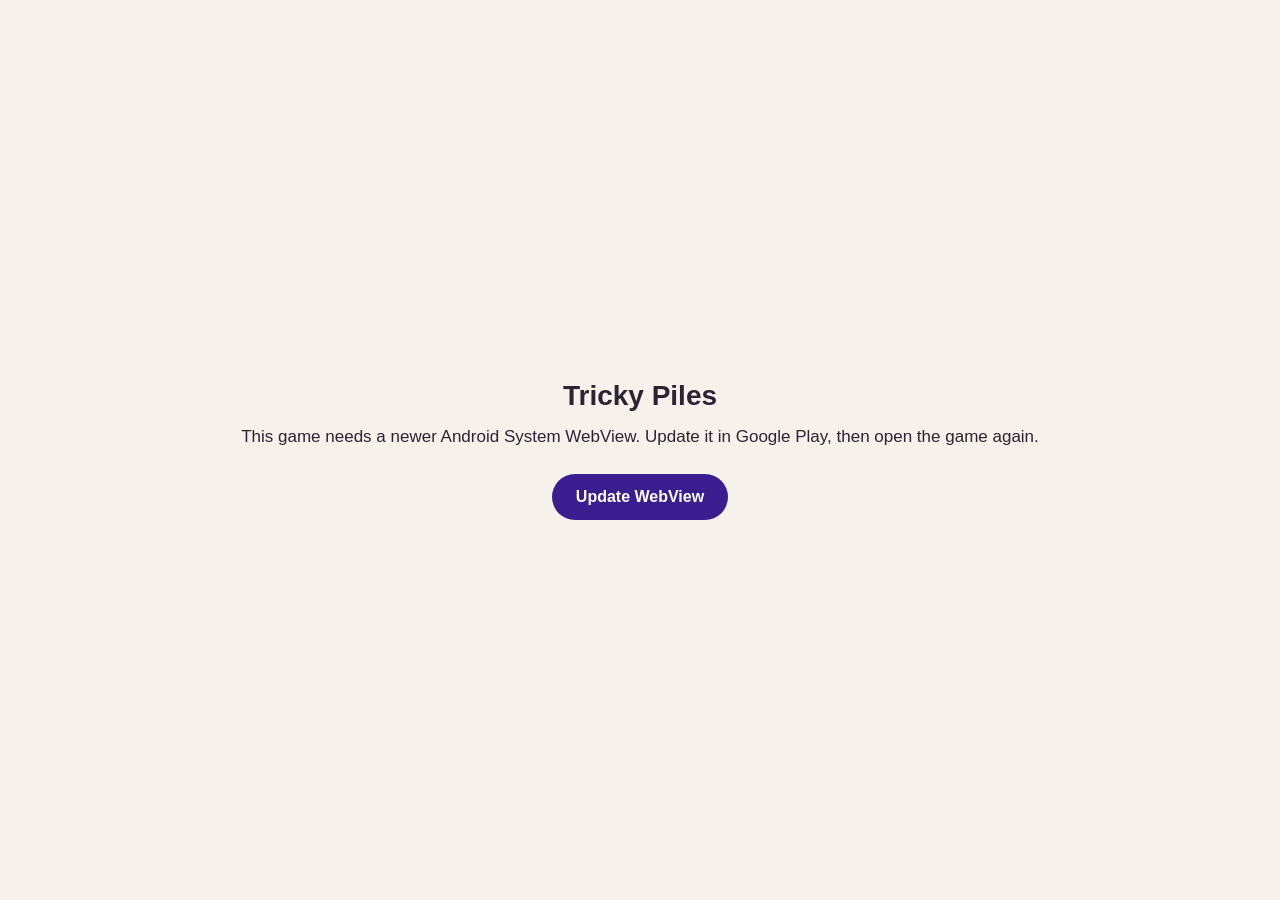
<file: play/webview.html>
<!doctype html>
<!-- Shown by Capacitor (server.errorPath) when Android System WebView is older than 111. It cannot
     reach the app or its plugins, so it is plain HTML; colors copy tokens.css (--bg, --ink, --accent). -->
<html lang="en">
  <head>
    <meta charset="UTF-8" />
    <meta name="viewport" content="width=device-width, initial-scale=1" />
    <title>Tricky Piles</title>
    <style>
      body {
        margin: 0;
        min-height: 100vh;
        display: flex;
        align-items: center;
        justify-content: center;
        padding: 24px;
        box-sizing: border-box;
        background: #f6f1ea;
        color: #2b2433;
        font-family: sans-serif;
        text-align: center;
      }
      h1 {
        font-size: 28px;
        margin: 0 0 12px;
      }
      p {
        font-size: 17px;
        line-height: 1.5;
        margin: 0 0 24px;
      }
      a {
        display: inline-block;
        padding: 14px 24px;
        border-radius: 999px;
        background: #3a1d8f;
        color: #fffdf9;
        font-weight: bold;
        text-decoration: none;
      }
    </style>
  </head>
  <body>
    <main>
      <h1>Tricky Piles</h1>
      <p>
        This game needs a newer Android System WebView. Update it in Google Play, then open the game
        again.
      </p>
      <a href="market://details?id=com.google.android.webview">Update WebView</a>
    </main>
  </body>
</html>
</file>
<file: style.css>
/* Tricky Piles landing: the game's printed-tabletop look (warm paper, plum ink, deep green). */
:root {
  --bg: #f3eadb;
  --paper: #fffaf2;
  --paper-hi: #fffdf8;
  --ink: #302638;
  --ink-deep: #17111d;
  --ink-soft: #625767;
  --line: #dfd2bf;
  --line-deep: #c7b69d;
  --brand: #176b60;
  --brand-deep: #104d46;
  --brand-soft: #deebe1;
  --gold: #c6a328;
  --c0: #8560cf; --c0-face: #b9a2ed; --c0-ink: #30145f;
  --c1: #218c88; --c1-face: #72cfc3; --c1-ink: #073f3a;
  --c2: #e57839; --c2-face: #f6b27f; --c2-ink: #672509;
  --c3: #c6a328; --c3-face: #f2d961; --c3-ink: #514005;
  --c4: #b54882; --c4-face: #df93bb; --c4-ink: #5a143c;
  --display: 'Fredoka', ui-rounded, system-ui, sans-serif;
  --body: 'Manrope', system-ui, sans-serif;
  --max: 1120px;
  --grain: url("data:image/svg+xml,%3Csvg xmlns='http://www.w3.org/2000/svg' width='120' height='120'%3E%3Cfilter id='n'%3E%3CfeTurbulence type='fractalNoise' baseFrequency='1.1' numOctaves='2' stitchTiles='stitch'/%3E%3CfeColorMatrix values='0 0 0 0 .3 0 0 0 0 .22 0 0 0 0 .15 0 0 0 .14 0'/%3E%3C/filter%3E%3Crect width='120' height='120' filter='url(%23n)'/%3E%3C/svg%3E");
}

*, *::before, *::after { box-sizing: border-box; }
html { scroll-behavior: smooth; }
html, body { overflow-x: clip; }
body {
  margin: 0;
  color: var(--ink);
  font: 400 17px/1.6 var(--body);
  background-color: var(--bg);
  background-image: radial-gradient(color-mix(in srgb, var(--line-deep) 32%, transparent) 0.8px, transparent 1px);
  background-size: 10px 10px;
  -webkit-font-smoothing: antialiased;
}
img { max-width: 100%; display: block; }
a { color: var(--brand); text-underline-offset: 3px; }
a:focus-visible, .btn:focus-visible, .shots:focus-visible { outline: 3px solid var(--brand); outline-offset: 3px; border-radius: 10px; }
.skip { position: absolute; left: -999px; top: 8px; padding: 10px 14px; border-radius: 10px; background: var(--ink); color: #fff; z-index: 10; }
.skip:focus { left: 8px; }
.wrap { width: min(100% - 32px, var(--max)); margin-inline: auto; }
h1, h2, h3 { line-height: 1.15; font-family: var(--display); color: var(--ink-deep); letter-spacing: -0.02em; margin: 0; }
h2 { font-size: clamp(30px, 6vw, 46px); font-weight: 600; line-height: 1.05; }
.kicker { font: 800 12px/1 var(--body); letter-spacing: 0.16em; text-transform: uppercase; color: var(--ink-soft); }
.lead { font-size: clamp(17px, 2.2vw, 19px); color: var(--ink-soft); max-width: 34em; }

/* ---- Top bar ---- */
.top { display: flex; align-items: center; justify-content: space-between; gap: 12px; padding-block: 16px; }
.brand { display: flex; align-items: center; gap: 10px; text-decoration: none; color: var(--ink-deep); font: 600 20px/1 var(--display); }
.brand img { width: 40px; height: 40px; border-radius: 11px; box-shadow: 0 2px 0 rgb(43 36 51 / 0.12); }
.top nav { display: none; gap: 22px; font-weight: 600; font-size: 15px; }
.top nav a { color: var(--ink); text-decoration: none; }
.top nav a:hover { color: var(--brand); }
@media (min-width: 760px) { .top nav { display: flex; } }

/* ---- Buttons ---- */
.btn {
  display: inline-flex; align-items: center; justify-content: center; gap: 12px;
  min-height: 60px; padding: 0 26px 0 20px; border-radius: 16px;
  background: var(--brand); color: #fffaf2; text-decoration: none;
  font: 600 20px/1 var(--display); box-shadow: 0 4px 0 var(--brand-deep);
  transition: transform 0.12s ease, box-shadow 0.12s ease;
}
.btn:hover { transform: translateY(-1px); box-shadow: 0 5px 0 var(--brand-deep); }
.btn:active { transform: translateY(3px); box-shadow: 0 1px 0 var(--brand-deep); }
.btn .gp { width: 26px; height: 26px; flex: none; }
.btn small { display: block; font: 700 11px/1 var(--body); letter-spacing: 0.12em; text-transform: uppercase; opacity: 0.85; margin-bottom: 3px; }
.btn.small { min-height: 48px; font-size: 16px; padding: 0 16px 0 12px; }
.btn.small .gp { width: 20px; height: 20px; }
.note { font-size: 14px; color: var(--ink-soft); margin: 10px 0 0; }

/* ---- c1 cards ---- */
.k {
  --cw: 80px;
  position: relative; display: grid; place-items: center; flex: none;
  width: var(--cw); height: calc(var(--cw) * 4 / 3); border-radius: calc(var(--cw) * 0.17);
  background: var(--rl); color: var(--ik);
  box-shadow: 0 0 0 1px color-mix(in srgb, var(--ik) 35%, var(--rl)), 0 3px 0 color-mix(in srgb, var(--ik) 45%, var(--rl)), 0 14px 22px -10px rgb(43 36 51 / 0.45);
  font: 600 calc(var(--cw) * 0.5)/1 var(--display);
}
.k .face {
  position: absolute; inset: calc(var(--cw) * 0.065); border-radius: calc(var(--cw) * 0.11); overflow: hidden;
  background: var(--grain), linear-gradient(165deg, rgb(255 255 255 / 0.3), transparent 45%), var(--fc);
  box-shadow: inset 0 0 0 1px rgb(255 255 255 / 0.75);
}
.k .wm { position: absolute; right: -12%; bottom: -10%; width: 76%; height: 76%; fill: var(--rl); opacity: 0.2; }
.k .idx { position: absolute; z-index: 1; display: flex; flex-direction: column; align-items: center; gap: 1px; font-size: calc(var(--cw) * 0.17); }
.k .idx svg { width: calc(var(--cw) * 0.1); height: calc(var(--cw) * 0.1); fill: currentColor; }
.k .tl { top: calc(var(--cw) * 0.12); left: calc(var(--cw) * 0.12); }
.k .br { right: calc(var(--cw) * 0.12); bottom: calc(var(--cw) * 0.12); rotate: 180deg; }
.k > b { position: relative; z-index: 1; font-weight: 600; }
.c0 { --rl: var(--c0); --fc: var(--c0-face); --ik: var(--c0-ink); }
.c1 { --rl: var(--c1); --fc: var(--c1-face); --ik: var(--c1-ink); }
.c2 { --rl: var(--c2); --fc: var(--c2-face); --ik: var(--c2-ink); }
.c3 { --rl: var(--c3); --fc: var(--c3-face); --ik: var(--c3-ink); }
.c4 { --rl: var(--c4); --fc: var(--c4-face); --ik: var(--c4-ink); }

/* ---- Hero ---- */
.hero { display: grid; gap: 8px; align-items: center; padding: 12px 0 64px; }
.hero h1 { font-size: clamp(54px, 13vw, 104px); font-weight: 600; line-height: 0.92; letter-spacing: -0.04em; text-shadow: 0 3px 0 var(--paper), 0 4px 0 rgb(199 182 157 / 0.7); }
.hero .lead { margin: 18px 0 26px; font-size: clamp(19px, 2.6vw, 23px); color: var(--ink); }
.hero .tags { display: flex; flex-wrap: wrap; gap: 8px; margin-top: 22px; padding: 0; list-style: none; }
.hero .tags li { padding: 6px 12px; border-radius: 99px; background: var(--paper); box-shadow: 0 0 0 1px var(--line); font: 600 14px/1.2 var(--body); }
.table { position: relative; display: grid; place-items: center; min-height: 230px; }
.table::before { content: ''; position: absolute; width: min(520px, 110%); aspect-ratio: 1; border-radius: 50%; background: radial-gradient(circle, rgb(255 251 244 / 0.95), rgb(255 250 242 / 0) 66%); }
.fan { --cw: clamp(92px, 24vw, 168px); position: relative; width: calc(var(--cw) * 3.1); height: calc(var(--cw) * 1.7); }
.fan .k { --cw: inherit; position: absolute; left: 50%; top: calc(var(--cw) * 0.1); margin-left: calc(var(--cw) / -2); transform-origin: 50% 270%; animation: deal 0.7s cubic-bezier(0.34, 1.4, 0.64, 1) both; }
.fan .k:nth-child(1) { rotate: -20deg; animation-delay: 0.05s; }
.fan .k:nth-child(2) { rotate: -6.7deg; animation-delay: 0.13s; }
.fan .k:nth-child(3) { rotate: 6.7deg; animation-delay: 0.21s; }
.fan .k:nth-child(4) { rotate: 20deg; animation-delay: 0.29s; }
.fan::after { content: ''; position: absolute; left: 10%; right: 10%; bottom: -6%; height: 16%; border-radius: 50%; background: radial-gradient(closest-side, rgb(48 38 56 / 0.22), transparent); z-index: -1; }
@keyframes deal { from { opacity: 0; transform: translateY(40px) rotate(8deg); } }
@media (min-width: 900px) {
  .hero { grid-template-columns: 1.05fr 1fr; padding: 40px 0 96px; }
  .table { order: 2; min-height: 480px; }
  .hero .fan { --cw: 170px; }
}

/* ---- Sections ---- */
section { padding: 56px 0; }
.head { display: grid; gap: 10px; margin-bottom: 28px; }

/* How to play */
.steps { display: grid; gap: 16px; padding: 0; margin: 0; list-style: none; counter-reset: s; }
.steps li { position: relative; display: grid; grid-template-columns: 1fr; gap: 14px; align-items: start; padding: 18px; border-radius: 18px; background: var(--paper); box-shadow: 0 0 0 1px var(--line), 0 3px 0 1px rgb(199 182 157 / 0.45); }
.steps h3 { font-size: 22px; font-weight: 600; }
.steps p { margin: 4px 0 0; color: var(--ink-soft); font-size: 16px; }
.steps .n { counter-increment: s; font: 700 12px/1 var(--body); letter-spacing: 0.14em; color: var(--ink-soft); }
.steps .n::before { content: 'STEP ' counter(s); }
.mini { display: flex; align-items: flex-end; gap: 6px; }
.mini .k { --cw: 44px; }
.mini .pile { position: relative; box-shadow: 0 0 0 1px color-mix(in srgb, var(--ik) 35%, var(--rl)), 0 3px 0 var(--paper), 0 4px 0 var(--line-deep), 0 6px 0 var(--paper), 0 7px 0 var(--line); }
.mini .arrow { width: 22px; height: 22px; color: var(--ink-soft); align-self: center; }
.mini .ghost { --cw: 44px; width: 44px; height: 58px; border-radius: 8px; border: 2px dashed var(--line-deep); display: grid; place-items: center; color: var(--ink-soft); }
.mini .ghost svg { width: 20px; height: 20px; }
@media (min-width: 900px) { .steps { grid-template-columns: repeat(3, 1fr); } .steps li { grid-template-columns: 1fr; align-items: start; padding: 24px; } }

/* Rules strip */
.rules { display: grid; gap: 12px; padding: 0; margin: 0; list-style: none; }
@media (min-width: 640px) { .rules { grid-template-columns: repeat(2, 1fr); gap: 16px; } }
@media (min-width: 980px) { .rules { grid-template-columns: repeat(3, 1fr); } }
.rule { display: grid; grid-template-columns: auto 1fr; grid-template-rows: auto 1fr; column-gap: 18px; row-gap: 2px; align-items: start; padding: 16px 18px 16px 16px; border-radius: 18px; background: var(--paper); box-shadow: 0 0 0 1px var(--line), 0 3px 0 1px rgb(199 182 157 / 0.45); }
.rule .k { grid-row: 1 / 3; margin-top: 4px; }
.rule h3 { font-size: 20px; font-weight: 600; align-self: end; }
.rule p { margin: 0; font-size: 14.5px; line-height: 1.45; color: var(--ink-soft); }
.rule .k { --cw: 66px; }
/* rule marks */
.mk-moon { position: absolute; z-index: 2; top: 0; right: 0; width: 46%; height: 36%; border-top-right-radius: inherit; background: linear-gradient(225deg, #263063 0 50%, transparent 50%); }
.mk-moon svg { position: absolute; right: 10%; top: 10%; width: 40%; fill: #fff4cf; }
.mk-star { position: absolute; z-index: 2; top: 6px; right: 6px; display: grid; place-items: center; width: 22px; height: 22px; border-radius: 50%; background: var(--paper); box-shadow: 0 0 0 1px rgb(48 38 56 / 0.15); }
.mk-star svg { width: 14px; height: 14px; fill: var(--c3-ink); }
.mk-dbl { position: absolute; inset: calc(var(--cw) * 0.065); border-radius: calc(var(--cw) * 0.11); z-index: 1; background: linear-gradient(to top right, transparent calc(50% - 1px), #fffaf2 calc(50% - 1px) calc(50% + 1.5px), color-mix(in srgb, var(--rl) 50%, var(--fc)) calc(50% + 1.5px)); }
.mk-dbl b { position: absolute; font-size: calc(var(--cw) * 0.32); }
.mk-dbl b:first-child { left: 14%; top: 10%; } .mk-dbl b:last-child { right: 14%; bottom: 10%; }
.mk-ice { position: absolute; z-index: 2; right: 14%; top: 14%; bottom: 14%; width: 18%; border-radius: 99px; background: #f4fbff; box-shadow: 0 0 0 1.5px #5d9bc2; overflow: hidden; }
.mk-ice i { position: absolute; left: 0; right: 0; bottom: 0; height: 60%; background: var(--c2); }
.mk-frost { position: absolute; inset: calc(var(--cw) * 0.065); border-radius: calc(var(--cw) * 0.11); background: linear-gradient(180deg, rgb(226 243 252 / 0.6), rgb(190 226 246 / 0.55)); box-shadow: inset 0 0 0 2px rgb(255 255 255 / 0.85); }
.mk-strap { position: absolute; z-index: 2; left: -10%; right: -10%; top: 58%; height: 22%; rotate: -6deg; display: flex; align-items: center; justify-content: center; gap: 6%; background: var(--c1); box-shadow: 0 2px 3px rgb(0 0 0 / 0.25); }
.mk-strap::before { content: ''; position: absolute; inset: 3px 0; border-top: 1.5px dashed rgb(255 250 242 / 0.6); border-bottom: 1.5px dashed rgb(255 250 242 / 0.6); }
.mk-strap svg { width: 12px; height: 12px; fill: #fffaf2; }
.mk-hop { position: absolute; z-index: 2; left: 14%; right: 14%; top: 12%; color: var(--ik); }
.mk-hop svg { width: 100%; height: auto; }
.mk-hop b { position: absolute; left: 50%; top: -6px; translate: -50% 0; display: grid; place-items: center; width: 18px; height: 18px; border-radius: 50%; background: var(--ik); color: #fffaf2; font-size: 12px; }
.mk-top { padding-top: 22%; }
.mk-low { padding-bottom: 30%; }
.mk-crown { position: absolute; top: -9px; left: 50%; translate: -50% 0; width: 26px; height: 16px; background: var(--gold); clip-path: polygon(0 100%, 0 30%, 25% 60%, 50% 0, 75% 60%, 100% 30%, 100% 100%); z-index: 3; }
.k.boss { --rl: var(--gold); --fc: #3a2f42; --ik: #fff6cf; }
.k.boss .face { background: var(--grain), #302638; }
.k.order b, .k.down b { display: grid; place-items: center; }
.k svg.big { width: calc(var(--cw) * 0.46); height: calc(var(--cw) * 0.46); fill: none; stroke: currentColor; stroke-width: 2.8; stroke-linecap: round; stroke-linejoin: round; position: relative; z-index: 1; }

/* Daily + leaderboards */
.daily { display: grid; gap: 24px; align-items: center; }
.sheet { position: relative; padding: 26px 20px 20px; border-radius: 6px 6px 22px 22px; background: linear-gradient(180deg, var(--paper-hi), var(--paper)); box-shadow: 0 0 0 1px var(--line), 0 2px 0 1px rgb(199 182 157 / 0.6), 0 24px 40px -24px rgb(43 36 51 / 0.5); }
.sheet::before { content: ''; position: absolute; left: 8px; right: 8px; top: -6px; height: 12px; background: radial-gradient(circle at 6px 6px, var(--bg) 4px, transparent 4.5px) 0 0 / 15px 12px repeat-x; }
.today { display: flex; gap: 18px; align-items: center; padding-bottom: 18px; border-bottom: 1.5px dashed var(--line-deep); }
.pad { flex: none; display: flex; flex-direction: column; width: 78px; border-radius: 12px; overflow: hidden; background: var(--paper-hi); box-shadow: 0 0 0 1px var(--line-deep), 0 3px 0 1px var(--line), 0 5px 0 1px var(--paper), 0 6px 0 1px var(--line); text-align: center; }
.pad span { padding: 7px 0 5px; background: var(--c2); color: #fffaf2; font: 800 11px/1 var(--body); letter-spacing: 0.16em; }
.pad b { padding: 8px 0 10px; font: 600 30px/1 var(--display); color: var(--ink-deep); }
.today h3 { font-size: 24px; font-weight: 600; }
.today p { margin: 4px 0 0; color: var(--ink-soft); font-size: 15px; }
.boards { display: grid; grid-template-columns: repeat(3, 1fr); padding: 16px 0 4px; margin: 0; list-style: none; text-align: center; }
.boards li + li { border-left: 1.5px dashed var(--line-deep); }
.boards svg { width: 26px; height: 26px; color: var(--brand); }
.boards b { display: block; margin-top: 6px; font: 600 18px/1.1 var(--display); color: var(--ink-deep); }
.boards span { display: block; font-size: 13px; color: var(--ink-soft); padding: 0 6px; }
.daily ul.list { margin: 18px 0 0; padding: 0; list-style: none; display: grid; gap: 10px; }
.daily ul.list li { display: flex; gap: 12px; align-items: flex-start; }
.daily ul.list svg { flex: none; width: 22px; height: 22px; margin-top: 2px; color: var(--brand); }
@media (min-width: 900px) { .daily { grid-template-columns: 1fr 1fr; gap: 56px; } }

/* Screenshots */
.shots { display: flex; gap: 18px; overflow-x: auto; padding: 8px 4px 22px; scroll-snap-type: x mandatory; scrollbar-width: thin; }
.shots figure { flex: none; width: min(62vw, 250px); margin: 0; scroll-snap-align: center; }
.shots img { width: 100%; height: auto; aspect-ratio: 9 / 16; border-radius: 18px; background: var(--paper); box-shadow: 0 0 0 1px var(--line), 0 18px 30px -18px rgb(43 36 51 / 0.55); }

/* Extras */
.extras { display: grid; grid-template-columns: repeat(auto-fill, minmax(230px, 1fr)); gap: 14px; padding: 0; margin: 0; list-style: none; }
@media (min-width: 900px) { .extras { grid-template-columns: repeat(3, 1fr); } }
.extras li { padding: 16px 18px; border-radius: 16px; background: var(--paper); box-shadow: 0 0 0 1px var(--line); }
.extras b { display: block; font: 600 18px/1.2 var(--display); color: var(--ink-deep); }
.extras span { font-size: 15px; color: var(--ink-soft); }

/* Final call */
.cta { text-align: center; padding: 72px 0 64px; }
.cta .fan { --cw: 64px; margin: 0 auto 18px; }
.cta .fan .k { animation: none; }
.cta h2 { margin-bottom: 10px; }
.cta .lead { margin: 0 auto 24px; }

/* Footer */
footer { padding: 28px 0 40px; border-top: 1px solid var(--line); font-size: 15px; color: var(--ink-soft); }
footer .row { display: flex; flex-wrap: wrap; gap: 10px 22px; align-items: center; justify-content: space-between; }
footer nav { display: flex; flex-wrap: wrap; gap: 6px 18px; }
footer nav a { display: inline-flex; align-items: center; min-height: 44px; color: var(--ink); }
footer .tm { margin: 14px 0 0; font-size: 12.5px; }

@media (prefers-reduced-motion: reduce) {
  html { scroll-behavior: auto; }
  .fan .k { animation: none; }
  .btn { transition: none; }
}

/* The web daily link under the hero button. */
.try { margin: 12px 0 0; font-weight: 600; }
.try a { color: inherit; text-underline-offset: 3px; }
</file>
<file: play/assets/index-DiwFeYY2.css>
@font-face{font-family:Fredoka;font-style:normal;font-display:swap;font-weight:500;src:url(/play/assets/fredoka-hebrew-500-normal-DdMTjgiE.woff2)format("woff2"),url(/play/assets/fredoka-hebrew-500-normal-BtShCMVp.woff)format("woff");unicode-range:U+307-308,U+590-5FF,U+200C-2010,U+20AA,U+25CC,U+FB1D-FB4F}@font-face{font-family:Fredoka;font-style:normal;font-display:swap;font-weight:500;src:url([data-uri])format("woff2"),url([data-uri])format("woff");unicode-range:U+100-2BA,U+2BD-2C5,U+2C7-2CC,U+2CE-2D7,U+2DD-2FF,U+304,U+308,U+329,U+1D00-1DBF,U+1E00-1E9F,U+1EF2-1EFF,U+2020,U+20A0-20AB,U+20AD-20C0,U+2113,U+2C60-2C7F,U+A720-A7FF}@font-face{font-family:Fredoka;font-style:normal;font-display:swap;font-weight:500;src:url(/play/assets/fredoka-latin-500-normal-B0JifZgm.woff2)format("woff2"),url(/play/assets/fredoka-latin-500-normal-BL692wg7.woff)format("woff");unicode-range:U+??,U+131,U+152-153,U+2BB-2BC,U+2C6,U+2DA,U+2DC,U+304,U+308,U+329,U+2000-206F,U+20AC,U+2122,U+2191,U+2193,U+2212,U+2215,U+FEFF,U+FFFD}@font-face{font-family:Fredoka;font-style:normal;font-display:swap;font-weight:600;src:url(/play/assets/fredoka-hebrew-600-normal-CTBxhdlE.woff2)format("woff2"),url(/play/assets/fredoka-hebrew-600-normal-BiVDObXj.woff)format("woff");unicode-range:U+307-308,U+590-5FF,U+200C-2010,U+20AA,U+25CC,U+FB1D-FB4F}@font-face{font-family:Fredoka;font-style:normal;font-display:swap;font-weight:600;src:url([data-uri])format("woff2"),url([data-uri])format("woff");unicode-range:U+100-2BA,U+2BD-2C5,U+2C7-2CC,U+2CE-2D7,U+2DD-2FF,U+304,U+308,U+329,U+1D00-1DBF,U+1E00-1E9F,U+1EF2-1EFF,U+2020,U+20A0-20AB,U+20AD-20C0,U+2113,U+2C60-2C7F,U+A720-A7FF}@font-face{font-family:Fredoka;font-style:normal;font-display:swap;font-weight:600;src:url(/play/assets/fredoka-latin-600-normal-C4zohCW5.woff2)format("woff2"),url(/play/assets/fredoka-latin-600-normal-CcrEjrB4.woff)format("woff");unicode-range:U+??,U+131,U+152-153,U+2BB-2BC,U+2C6,U+2DA,U+2DC,U+304,U+308,U+329,U+2000-206F,U+20AC,U+2122,U+2191,U+2193,U+2212,U+2215,U+FEFF,U+FFFD}@font-face{font-family:Manrope;font-style:normal;font-display:swap;font-weight:400;src:url([data-uri])format("woff2"),url([data-uri])format("woff");unicode-range:U+460-52F,U+1C80-1C8A,U+20B4,U+2DE0-2DFF,U+A640-A69F,U+FE2E-FE2F}@font-face{font-family:Manrope;font-style:normal;font-display:swap;font-weight:400;src:url(/play/assets/manrope-cyrillic-400-normal-BMzJvInZ.woff2)format("woff2"),url(/play/assets/manrope-cyrillic-400-normal-Dvx59UGC.woff)format("woff");unicode-range:U+301,U+400-45F,U+490-491,U+4B0-4B1,U+2116}@font-face{font-family:Manrope;font-style:normal;font-display:swap;font-weight:400;src:url(/play/assets/manrope-greek-400-normal-CM4qok81.woff2)format("woff2"),url(/play/assets/manrope-greek-400-normal-DuX9RsAR.woff)format("woff");unicode-range:U+370-377,U+37A-37F,U+384-38A,U+38C,U+38E-3A1,U+3A3-3FF}@font-face{font-family:Manrope;font-style:normal;font-display:swap;font-weight:400;src:url(/play/assets/manrope-vietnamese-400-normal-DHb3EETF.woff2)format("woff2"),url(/play/assets/manrope-vietnamese-400-normal-D7E_mLGF.woff)format("woff");unicode-range:U+102-103,U+110-111,U+128-129,U+168-169,U+1A0-1A1,U+1AF-1B0,U+300-301,U+303-304,U+308-309,U+323,U+329,U+1EA0-1EF9,U+20AB}@font-face{font-family:Manrope;font-style:normal;font-display:swap;font-weight:400;src:url(/play/assets/manrope-latin-ext-400-normal-CMDvPJRp.woff2)format("woff2"),url(/play/assets/manrope-latin-ext-400-normal-C-X6QNXX.woff)format("woff");unicode-range:U+100-2BA,U+2BD-2C5,U+2C7-2CC,U+2CE-2D7,U+2DD-2FF,U+304,U+308,U+329,U+1D00-1DBF,U+1E00-1E9F,U+1EF2-1EFF,U+2020,U+20A0-20AB,U+20AD-20C0,U+2113,U+2C60-2C7F,U+A720-A7FF}@font-face{font-family:Manrope;font-style:normal;font-display:swap;font-weight:400;src:url(/play/assets/manrope-latin-400-normal-PaqtzbVb.woff2)format("woff2"),url(/play/assets/manrope-latin-400-normal-8tf8FM3T.woff)format("woff");unicode-range:U+??,U+131,U+152-153,U+2BB-2BC,U+2C6,U+2DA,U+2DC,U+304,U+308,U+329,U+2000-206F,U+20AC,U+2122,U+2191,U+2193,U+2212,U+2215,U+FEFF,U+FFFD}@font-face{font-family:Manrope;font-style:normal;font-display:swap;font-weight:600;src:url([data-uri])format("woff2"),url([data-uri])format("woff");unicode-range:U+460-52F,U+1C80-1C8A,U+20B4,U+2DE0-2DFF,U+A640-A69F,U+FE2E-FE2F}@font-face{font-family:Manrope;font-style:normal;font-display:swap;font-weight:600;src:url(/play/assets/manrope-cyrillic-600-normal-DvRl3Mj-.woff2)format("woff2"),url(/play/assets/manrope-cyrillic-600-normal-It4mZcQk.woff)format("woff");unicode-range:U+301,U+400-45F,U+490-491,U+4B0-4B1,U+2116}@font-face{font-family:Manrope;font-style:normal;font-display:swap;font-weight:600;src:url(/play/assets/manrope-greek-600-normal-BoRV6lzK.woff2)format("woff2"),url(/play/assets/manrope-greek-600-normal-CF2i9ZRY.woff)format("woff");unicode-range:U+370-377,U+37A-37F,U+384-38A,U+38C,U+38E-3A1,U+3A3-3FF}@font-face{font-family:Manrope;font-style:normal;font-display:swap;font-weight:600;src:url(/play/assets/manrope-vietnamese-600-normal-C1J5PCl_.woff2)format("woff2"),url(/play/assets/manrope-vietnamese-600-normal-lA7a_7Ok.woff)format("woff");unicode-range:U+102-103,U+110-111,U+128-129,U+168-169,U+1A0-1A1,U+1AF-1B0,U+300-301,U+303-304,U+308-309,U+323,U+329,U+1EA0-1EF9,U+20AB}@font-face{font-family:Manrope;font-style:normal;font-display:swap;font-weight:600;src:url(/play/assets/manrope-latin-ext-600-normal-_gBojHdJ.woff2)format("woff2"),url(/play/assets/manrope-latin-ext-600-normal-u5Pl7hTU.woff)format("woff");unicode-range:U+100-2BA,U+2BD-2C5,U+2C7-2CC,U+2CE-2D7,U+2DD-2FF,U+304,U+308,U+329,U+1D00-1DBF,U+1E00-1E9F,U+1EF2-1EFF,U+2020,U+20A0-20AB,U+20AD-20C0,U+2113,U+2C60-2C7F,U+A720-A7FF}@font-face{font-family:Manrope;font-style:normal;font-display:swap;font-weight:600;src:url(/play/assets/manrope-latin-600-normal-4f0koTD-.woff2)format("woff2"),url(/play/assets/manrope-latin-600-normal-BqgrALkZ.woff)format("woff");unicode-range:U+??,U+131,U+152-153,U+2BB-2BC,U+2C6,U+2DA,U+2DC,U+304,U+308,U+329,U+2000-206F,U+20AC,U+2122,U+2191,U+2193,U+2212,U+2215,U+FEFF,U+FFFD}:root{--c0:#8560cf;--c1:#218c88;--c2:#e57839;--c3:#c6a328;--c4:#b54882;--c0-face:#b9a2ed;--c1-face:#72cfc3;--c2-face:#f6b27f;--c3-face:#f2d961;--c4-face:#df93bb;--c0-ink:#30145f;--c1-ink:#073f3a;--c2-ink:#672509;--c3-ink:#514005;--c4-ink:#5a143c;--face-fill:var(--c0);--face-surface:var(--c0-face);--pile-progress:0;--bg:#f3eadb;--surface:#fffaf2;--surface-2:#eee2d1;--ink:#302638;--ink-deep:#17111d;--ink-soft:#6d6170;--line:#dfd2bf;--line-deep:#c7b69d;--brand:#176b60;--brand-deep:#104d46;--brand-soft:#deebe1;--accent:#176b60;--error:#b42318;--error-soft:#fde8e6;--ok:#2f7d4f;--ok-glow:#2f7d4f29;--ice:#d6efff;--sticker:#fff;--focus:#176b60;--scrim:#2b243373;--hole-scrim:#080a0ebd;--font-display:"Fredoka", system-ui, sans-serif;--font-body:"Manrope", system-ui, sans-serif;--t-xs:.75rem;--t-s:.875rem;--t-m:1rem;--t-ml:1.125rem;--t-l:1.25rem;--t-xl:1.75rem;--t-xxl:2.5rem;--t-hero:3.625rem;--s-1:4px;--s-2:8px;--s-3:12px;--s-4:16px;--s-5:24px;--s-6:32px;--r-s:10px;--r-m:14px;--r-l:22px;--r-control:16px;--r-pill:999px;--shadow-card:0 2px 0 #2b24331f, 0 6px 14px #2b24331a;--shadow-sheet:0 -8px 32px #2b24332e;--shadow-press:0 4px 0 var(--brand-deep);--shadow-soft:0 3px 0 #3026380f;--dur-fast:.12s;--dur:.22s;--dur-slow:.4s;--dur-count:.65s;--dur-step:80ms;--ease-out:cubic-bezier(.2, .8, .2, 1);--ease-spring:cubic-bezier(.34, 1.56, .64, 1);--z-board:30;--z-home:35;--z-sheet:40;--z-spot:45;--z-toast:50;--icon-arrow:url("data:image/svg+xml,%3Csvg xmlns='http://www.w3.org/2000/svg' viewBox='0 0 24 24'%3E%3Cpath d='M12 3 20 12h-5v9H9v-9H4z'/%3E%3C/svg%3E");--icon-star:url("data:image/svg+xml,%3Csvg xmlns='http://www.w3.org/2000/svg' viewBox='0 0 20 20'%3E%3Cpath d='M10 1.6l2.6 5.4 5.9.8-4.3 4.1 1 5.9L10 15l-5.2 2.8 1-5.9L1.5 7.8l5.9-.8z'/%3E%3C/svg%3E");--icon-check:url("data:image/svg+xml,%3Csvg xmlns='http://www.w3.org/2000/svg' viewBox='0 0 24 24'%3E%3Cpath d='M9.2 18.6 3.4 12.8l2.3-2.3 3.5 3.5 9.1-9.1 2.3 2.3z'/%3E%3C/svg%3E");--icon-heart:url("data:image/svg+xml,%3Csvg xmlns='http://www.w3.org/2000/svg' viewBox='0 0 24 24'%3E%3Cpath d='M12 21s-7.8-4.8-9.6-9.5C1.1 8.1 3.2 4.5 6.8 4.5c2.1 0 3.6 1.1 5.2 3.1 1.6-2 3.1-3.1 5.2-3.1 3.6 0 5.7 3.6 4.4 7C19.8 16.2 12 21 12 21z'/%3E%3C/svg%3E");--icon-refresh:url("data:image/svg+xml,%3Csvg xmlns='http://www.w3.org/2000/svg' viewBox='0 0 24 24'%3E%3Cpath d='M20 11a8 8 0 0 0-14.3-4.9L4 4.5V10h5.5L7.4 7.9A5.5 5.5 0 0 1 17.4 11zM4 13a8 8 0 0 0 14.3 4.9l1.7 1.6V14h-5.5l2.1 2.1A5.5 5.5 0 0 1 6.6 13z'/%3E%3C/svg%3E");--icon-info:url("data:image/svg+xml,%3Csvg xmlns='http://www.w3.org/2000/svg' viewBox='0 0 24 24'%3E%3Cpath d='M12 2a10 10 0 1 0 0 20 10 10 0 0 0 0-20zm-1.2 5h2.4v2.4h-2.4zm0 4h2.4v6h-2.4z'/%3E%3C/svg%3E");--icon-alert:url("data:image/svg+xml,%3Csvg xmlns='http://www.w3.org/2000/svg' viewBox='0 0 24 24'%3E%3Cpath d='M12 2a10 10 0 1 0 0 20 10 10 0 0 0 0-20zm-1.2 5h2.4v7h-2.4zm0 8.6h2.4V18h-2.4z'/%3E%3C/svg%3E");--icon-bulb:url("data:image/svg+xml,%3Csvg xmlns='http://www.w3.org/2000/svg' viewBox='0 0 24 24'%3E%3Cpath d='M12 2a7 7 0 0 0-4 12.7V17h8v-2.3A7 7 0 0 0 12 2zM9 19h6v1.5a1.5 1.5 0 0 1-1.5 1.5h-3A1.5 1.5 0 0 1 9 20.5z'/%3E%3C/svg%3E");--icon-gear:url("data:image/svg+xml,%3Csvg xmlns='http://www.w3.org/2000/svg' viewBox='0 0 24 24'%3E%3Cpath d='M19.1 12.9a7 7 0 0 0 0-1.9l2-1.6a.5.5 0 0 0 .1-.6l-1.9-3.3a.5.5 0 0 0-.6-.2l-2.4 1a7 7 0 0 0-1.6-.9L14.3 3a.5.5 0 0 0-.5-.4h-3.8a.5.5 0 0 0-.5.4l-.4 2.5a7 7 0 0 0-1.6.9l-2.4-1a.5.5 0 0 0-.6.2L2.7 8.8a.5.5 0 0 0 .1.6l2 1.6a7 7 0 0 0 0 1.9l-2 1.6a.5.5 0 0 0-.1.6l1.9 3.3c.1.2.4.3.6.2l2.4-1c.5.4 1 .7 1.6.9l.4 2.5c0 .2.2.4.5.4h3.8c.2 0 .4-.2.5-.4l.4-2.5c.6-.2 1.1-.5 1.6-.9l2.4 1c.2.1.5 0 .6-.2l1.9-3.3a.5.5 0 0 0-.1-.6zM12 15.6a3.6 3.6 0 1 1 0-7.2 3.6 3.6 0 0 1 0 7.2z'/%3E%3C/svg%3E");--icon-help:url("data:image/svg+xml,%3Csvg xmlns='http://www.w3.org/2000/svg' viewBox='0 0 24 24'%3E%3Cpath d='M12 2a10 10 0 1 0 0 20 10 10 0 0 0 0-20zm1.2 16h-2.4v-2.4h2.4zm2.2-7.4-1.1 1.1c-.9.9-1.2 1.5-1.2 2.9h-2.2v-.6c0-1.2.4-2.2 1.3-3l1.4-1.4c.4-.4.6-.9.6-1.4 0-1-.8-1.8-1.8-1.8s-1.8.8-1.8 1.8H8.4a3.6 3.6 0 1 1 7.2 0c0 .9-.4 1.7-1 2.4z'/%3E%3C/svg%3E");--icon-sun:url("data:image/svg+xml,%3Csvg xmlns='http://www.w3.org/2000/svg' viewBox='0 0 24 24'%3E%3Cpath d='M12 7a5 5 0 1 0 0 10 5 5 0 0 0 0-10zM11 1h2v3h-2zm0 19h2v3h-2zM1 11h3v2H1zm19 0h3v2h-3zM4.2 5.6l1.4-1.4 2.1 2.1-1.4 1.4zm12.1 12.1 1.4-1.4 2.1 2.1-1.4 1.4zM4.2 18.4l2.1-2.1 1.4 1.4-2.1 2.1zm12.1-12.1 2.1-2.1 1.4 1.4-2.1 2.1z'/%3E%3C/svg%3E");--icon-moon:url("data:image/svg+xml,%3Csvg xmlns='http://www.w3.org/2000/svg' viewBox='0 0 24 24'%3E%3Cpath d='M15.5 2.6A9.6 9.6 0 1 0 21.4 15 7.6 7.6 0 0 1 15.5 2.6z'/%3E%3C/svg%3E");--icon-lock:url("data:image/svg+xml,%3Csvg xmlns='http://www.w3.org/2000/svg' viewBox='0 0 24 24'%3E%3Cpath d='M7 10V7a5 5 0 0 1 10 0v3h1.5c.8 0 1.5.7 1.5 1.5v9c0 .8-.7 1.5-1.5 1.5h-13C4.7 22 4 21.3 4 20.5v-9c0-.8.7-1.5 1.5-1.5zm2.4 0h5.2V7a2.6 2.6 0 0 0-5.2 0z'/%3E%3C/svg%3E");--icon-ice:url("data:image/svg+xml,%3Csvg xmlns='http://www.w3.org/2000/svg' viewBox='0 0 24 24'%3E%3Cpath d='M10.8 1.5h2.4v21h-2.4zM2.4 6.4l1.2-2.1 18 10.4-1.2 2.1zm0 11.2 18-10.4 1.2 2.1-18 10.4z'/%3E%3C/svg%3E");--icon-double:url("data:image/svg+xml,%3Csvg xmlns='http://www.w3.org/2000/svg' viewBox='0 0 24 24'%3E%3Cpath d='M9 2h10a2 2 0 0 1 2 2v12a2 2 0 0 1-2 2H9a2 2 0 0 1-2-2V4a2 2 0 0 1 2-2zM3 6h2v12a2 2 0 0 0 2 2h11v2H6a3 3 0 0 1-3-3z'/%3E%3C/svg%3E");--icon-clock:url("data:image/svg+xml,%3Csvg xmlns='http://www.w3.org/2000/svg' viewBox='0 0 24 24'%3E%3Cpath fill-rule='evenodd' d='M12 2a10 10 0 1 1 0 20 10 10 0 0 1 0-20zm0 2.4a7.6 7.6 0 1 0 0 15.2 7.6 7.6 0 0 0 0-15.2zM11 7h2.2v4.4l3.3 1.9-1.1 1.9-4.4-2.6z'/%3E%3C/svg%3E");--icon-order:url("data:image/svg+xml,%3Csvg xmlns='http://www.w3.org/2000/svg' viewBox='0 0 24 24'%3E%3Cpath d='M3 5h18v3H3zm0 5.5h12v3H3zM3 16h6v3H3z'/%3E%3C/svg%3E");--icon-grid:url("data:image/svg+xml,%3Csvg xmlns='http://www.w3.org/2000/svg' viewBox='0 0 24 24'%3E%3Cpath d='M3 3h7v7H3zm11 0h7v7h-7zM3 14h7v7H3zm11 0h7v7h-7z'/%3E%3C/svg%3E");--icon-close:url("data:image/svg+xml,%3Csvg xmlns='http://www.w3.org/2000/svg' viewBox='0 0 24 24'%3E%3Cpath d='m6.3 4.5 5.7 5.7 5.7-5.7 1.8 1.8-5.7 5.7 5.7 5.7-1.8 1.8-5.7-5.7-5.7 5.7-1.8-1.8 5.7-5.7-5.7-5.7z'/%3E%3C/svg%3E");--icon-back:url("data:image/svg+xml,%3Csvg xmlns='http://www.w3.org/2000/svg' viewBox='0 0 24 24'%3E%3Cpath d='m14.8 4.8-7.2 7.2 7.2 7.2 1.8-1.8-5.4-5.4 5.4-5.4z'/%3E%3C/svg%3E");--icon-podium:url("data:image/svg+xml,%3Csvg xmlns='http://www.w3.org/2000/svg' viewBox='0 0 24 24'%3E%3Cpath d='M9 4h6v17H9zM2 11h5v10H2zm15-3h5v13h-5z'/%3E%3C/svg%3E");--map-route:url("data:image/svg+xml,%3Csvg xmlns='http://www.w3.org/2000/svg' viewBox='0 0 360 360'%3E%3Cpath d='M52-15C-24 70 332 35 308 126S6 170 44 260s286 14 259 115' fill='none' stroke='%23176b60' stroke-opacity='.1' stroke-width='2' stroke-dasharray='4 9'/%3E%3Cg fill='%23176b60' fill-opacity='.08'%3E%3Ccircle cx='142' cy='56' r='5'/%3E%3Ccircle cx='260' cy='168' r='5'/%3E%3Ccircle cx='84' cy='229' r='5'/%3E%3C/g%3E%3C/svg%3E");--map-route-cue:url("data:image/svg+xml,%3Csvg xmlns='http://www.w3.org/2000/svg' viewBox='0 0 360 360'%3E%3Cpath d='M52-15C-24 70 332 35 308 126S6 170 44 260s286 14 259 115' fill='none' stroke='%23176b60' stroke-opacity='.65' stroke-width='3' stroke-dasharray='4 9'/%3E%3C/svg%3E");--map-card-art:url("data:image/svg+xml,%3Csvg xmlns='http://www.w3.org/2000/svg' viewBox='0 0 440 440'%3E%3Cg fill='none' stroke-width='1.5' opacity='.09'%3E%3Cg stroke='%233a1d8f' transform='translate(38 65) rotate(-18)'%3E%3Crect width='38' height='50' rx='7'/%3E%3Ccircle cx='19' cy='25' r='7'/%3E%3C/g%3E%3Cg stroke='%23064a4a' transform='translate(350 205) rotate(15)'%3E%3Crect width='38' height='50' rx='7'/%3E%3Cpath d='M12 18h14v14H12z'/%3E%3C/g%3E%3Cg stroke='%239a3412' transform='translate(88 340) rotate(-9)'%3E%3Crect width='38' height='50' rx='7'/%3E%3Cpath d='m19 17 9 16H10z'/%3E%3C/g%3E%3C/g%3E%3C/svg%3E");--inset-top:var(--safe-area-inset-top,env(safe-area-inset-top,0px));--inset-bottom:var(--safe-area-inset-bottom,env(safe-area-inset-bottom,0px));--inset-left:var(--safe-area-inset-left,env(safe-area-inset-left,0px));--inset-right:var(--safe-area-inset-right,env(safe-area-inset-right,0px))}:root[data-motion=reduce]{--dur-fast:0s;--dur:0s;--dur-slow:0s;--dur-count:0s;--dur-step:0s}:root{--lightningcss-light:initial;--lightningcss-dark: ;color-scheme:light}*,:before,:after{box-sizing:border-box}html,body{height:100%;margin:0}body{background-color:var(--bg);background-image:radial-gradient(color-mix(in srgb, var(--line-deep) 24%, transparent) .7px, transparent .9px);color:var(--ink);font-family:var(--font-body);-webkit-tap-highlight-color:transparent;overscroll-behavior:none;user-select:none;background-size:9px 9px;line-height:1.4}.num,.ptop,.lvl b,.stats b,h2,h3{font-family:var(--font-display)}#app{gap:var(--s-2);max-width:560px;min-height:100dvh;padding:calc(var(--s-2) + var(--inset-top)) calc(var(--s-3) + var(--inset-right)) calc(var(--s-3) + var(--inset-bottom)) calc(var(--s-3) + var(--inset-left));flex-direction:column;margin-inline:auto;display:flex}@media (width>=560px) and (orientation:landscape){#app{column-gap:var(--s-5);grid-template:"bar bar""piles status"minmax(64px,1fr)"hand message"minmax(0,1fr)"hand timer""hand next"/minmax(0,1fr) clamp(152px,25vw,224px);max-width:960px;height:100dvh;min-height:0;display:grid}.bar{grid-area:bar}.status{grid-area:status}.msg{grid-area:message}#app .piles{grid-area:piles;align-self:end}#app .hand{grid-area:hand;align-self:start;margin-top:0}.timer{grid-area:timer}.nextbtn{grid-area:next}}@media (width>=560px) and (orientation:landscape) and (height<=400px){#app{column-gap:var(--s-3);row-gap:var(--s-1)}}@media (width>=560px) and (orientation:landscape) and (height>=501px){#app{height:480px;margin-block:calc(50dvh - 240px)}}button{font:inherit;color:inherit;touch-action:manipulation}:focus-visible{outline:3px solid var(--focus);outline-offset:2px}.sr-only{clip-path:inset(50%);white-space:nowrap;width:1px;height:1px;position:absolute;overflow:hidden}html:lang(ko){word-break:keep-all;overflow-wrap:break-word}.bar{align-items:center;gap:var(--s-3);padding-bottom:var(--s-2);border-bottom:1px solid var(--line);display:flex}.lvl{flex-direction:column;flex:1;align-items:flex-start;gap:2px;display:flex}.lvl b{font-size:var(--t-xl);font-weight:600;line-height:1.1}.lvl span{padding:2px var(--s-2);border-radius:var(--r-pill);background:var(--brand-soft);color:var(--brand);font-family:var(--font-display);font-size:var(--t-xs);letter-spacing:.06em;text-transform:uppercase;font-weight:600}.lives{flex:none;gap:2px;display:flex}.lives i{background:var(--error);width:18px;height:17px;-webkit-mask:var(--icon-heart) center / contain no-repeat;mask:var(--icon-heart) center / contain no-repeat;filter:drop-shadow(0 1px 0 var(--sticker))}@media (width<=360px){.bar{gap:var(--s-2)}.lives i{width:15px;height:14px}}.lives i.off{background:var(--line-deep);opacity:.6}.lives i.break{animation:heartbreak var(--dur-slow) var(--ease-out)}@keyframes heartbreak{0%{background:var(--error);opacity:1;rotate:-12deg;scale:1.35}60%{rotate:8deg;scale:.8}}.lives i.refill{animation:heartrefill var(--dur-slow) var(--ease-out)}@keyframes heartrefill{0%{opacity:0;scale:.4}60%{opacity:1;scale:1.25}}.lives .zen{color:var(--ink-soft);font-size:var(--t-xs);font-weight:600}.iconbtn{border:1px solid var(--line);border-radius:var(--r-control);background:var(--surface);width:48px;height:48px;box-shadow:0 3px 0 var(--line-deep);flex:none;place-items:center;display:grid}.burger,.burger:before,.burger:after{border-radius:var(--r-pill);background:var(--ink);content:"";width:18px;height:2.5px;display:block}.burger{position:relative}.burger:before{position:absolute;top:-6px}.burger:after{position:absolute;top:6px}.status{justify-content:space-between;align-items:center;gap:var(--s-3);padding:var(--s-3);border:1px solid var(--line);border-radius:var(--r-control);background:var(--surface);display:flex;position:relative}.dir{align-items:center;gap:var(--s-1);padding:var(--s-1) var(--s-2) var(--s-1) 0;border-radius:var(--r-s);background:0 0;flex-wrap:wrap;display:inline-flex}.dir:before{background:var(--brand);width:24px;height:24px;-webkit-mask:var(--icon-arrow) center / 16px no-repeat;mask:var(--icon-arrow) center / 16px no-repeat;content:""}.dir[data-dir=desc]:before{rotate:180deg}.dir b{font-family:var(--font-display);font-size:var(--t-l);font-weight:600}.dir span{color:var(--ink-soft);font-size:var(--t-s);flex-basis:100%;padding-left:28px}.prog{min-width:150px;margin-bottom:var(--s-4);padding-bottom:var(--s-2);color:var(--ink);font-family:var(--font-display);font-size:var(--t-xl);font-variant-numeric:tabular-nums;text-align:right;font-weight:600;line-height:1;position:relative}.status .gain{right:var(--s-3);top:var(--s-1);color:var(--ok);font-family:var(--font-display);font-size:var(--t-xs);pointer-events:none;animation:gain-float var(--dur-slow) var(--ease-out) forwards;font-weight:600;position:absolute}.pile-gain{z-index:var(--z-home);padding:var(--s-1) var(--s-2);border-radius:var(--r-s);background:var(--ink);color:var(--surface);font:600 var(--t-s) var(--font-display);pointer-events:none;position:fixed;transform:translate(-50%)}@keyframes gain-float{0%{opacity:1;transform:translateY(0)}to{opacity:0;transform:translateY(calc(var(--s-1) * -1))}}.prog:after{border-radius:var(--r-pill);background:var(--line);content:"";height:3px;position:absolute;bottom:0;left:0;right:0}.score-value{font:inherit}.score-progress{z-index:1;border-radius:var(--r-pill);background:var(--brand);height:3px;transform:scaleX(var(--p,0));transform-origin:0;transition:transform var(--dur) var(--ease-out);position:absolute;inset:auto 0 0}.star-mark{bottom:0;left:calc(var(--at) * 100%);color:var(--ink-soft);font-family:var(--font-display);font-size:var(--t-s);transform:translate(-50%, calc(100% + var(--s-1)));transition:color var(--dur) var(--ease-out);align-items:center;gap:2px;font-weight:600;line-height:1;display:flex;position:absolute}.star-mark:before{content:attr(data-n)}.star-mark:after{content:"";width:13px;height:13px;-webkit-mask:var(--icon-star) center / contain no-repeat;mask:var(--icon-star) center / contain no-repeat;background:currentColor}.star-mark.lit{color:var(--brand)}.prog.no-stars .star-mark{display:none}.status .life-cost{right:calc(var(--s-3) + 150px + var(--s-2));top:calc(var(--s-3) + var(--s-1));color:var(--error);font-family:var(--font-display);font-size:var(--t-s);pointer-events:none;animation:life-cost-float var(--dur-slow) var(--ease-out) forwards;font-weight:600;position:absolute}.status .life-cost.still{animation:none}@keyframes life-cost-float{0%{opacity:0;transform:translateY(calc(var(--s-2) * -1))}to{opacity:1;transform:translateY(0)}}.msg{align-items:flex-start;gap:var(--s-2);min-height:2.9em;padding:var(--s-2) var(--s-3);border-radius:var(--r-s);color:var(--ink-soft);font-size:var(--t-s);background:0 0;line-height:1.35;display:flex}.msg:before{background:var(--ink-soft);width:18px;height:18px;-webkit-mask:var(--icon-info) center / contain no-repeat;mask:var(--icon-info) center / contain no-repeat;content:"";flex:none;margin-top:1px}.msg.coach{background:color-mix(in srgb, var(--c3) 35%, var(--surface));color:var(--ink);font-weight:600}.msg.coach:before{background:var(--c3-ink);-webkit-mask-image:var(--icon-bulb);mask-image:var(--icon-bulb)}.msg.error{background:var(--error-soft);color:var(--error);font-weight:600}.msg.error:before{background:var(--error);-webkit-mask-image:var(--icon-alert);mask-image:var(--icon-alert)}.timer{align-items:center;gap:var(--s-2);display:flex}.timer .track{border-radius:var(--r-pill);background:var(--line);height:6px;box-shadow:inset 0 1px 0 var(--line-deep);flex:1;overflow:hidden}.timer i{border-radius:var(--r-pill);background:var(--c1);height:100%;display:block}.timer b{min-width:2.6ch;font-family:var(--font-display);font-size:var(--t-ml);color:var(--brand);text-align:right;font-weight:600}.timer.low i{background:var(--error)}.timer.low b{color:var(--error);animation:pulse var(--dur-slow) var(--ease-out) infinite alternate}@keyframes pulse{to{scale:1.25}}.timer.off{visibility:hidden}.nextbtn{justify-content:center;align-items:center;gap:var(--s-2);border:1px solid var(--brand-deep);border-radius:var(--r-control);background:var(--brand);min-height:56px;color:var(--surface);box-shadow:var(--shadow-press), inset 0 1px 0 color-mix(in srgb, var(--sticker) 20%, transparent);font-family:var(--font-display);font-size:var(--t-l);transition:transform var(--dur-fast) var(--ease-out), box-shadow var(--dur-fast) var(--ease-out);font-weight:600;display:inline-flex}.nextbtn:active{box-shadow:0 1px 0 var(--brand-deep);transform:translateY(3px)}.nextbtn .icon{width:22px;height:22px;-webkit-mask:var(--icon-refresh) center / contain no-repeat;mask:var(--icon-refresh) center / contain no-repeat;background:currentColor}.lowtime:after{z-index:var(--z-board);box-shadow:inset 0 0 48px color-mix(in srgb, var(--error) 45%, transparent);pointer-events:none;content:"";animation:edge var(--dur-slow) var(--ease-out) infinite alternate;position:fixed;inset:0}@keyframes edge{0%{opacity:.5}}.dir.flip{animation:dir-flip var(--dur-slow) var(--ease-out) 3;box-shadow:inset 0 0 0 2px var(--accent)}@keyframes dir-flip{50%{background:var(--ice);transform:scale(1.18)}}@media (width>=560px) and (orientation:landscape){.bar{padding-bottom:var(--s-2);border-bottom:1px solid var(--line)}.lvl{align-items:center;gap:var(--s-3);flex-direction:row;min-width:0}.status{align-self:start;align-items:stretch;gap:var(--s-2);flex-direction:column}.dir{justify-content:center;gap:var(--s-1);padding:var(--s-1) var(--s-2);flex-wrap:wrap}.dir span{font-size:var(--t-xs);padding-left:0}.prog{min-width:0;font-size:var(--t-m)}.msg{min-height:0;max-height:100%;padding:var(--s-2);scrollbar-width:thin;align-self:start;overflow:auto}.msg:before{width:14px;height:14px}.nextbtn{min-height:48px;font-size:var(--t-m)}}@media (width>=560px) and (orientation:landscape) and (height<=400px){.bar{padding-bottom:var(--s-1)}.lvl b{font-size:var(--t-l)}.iconbtn{width:48px;height:48px}.dir span{clip-path:inset(50%);white-space:nowrap;width:1px;height:1px;position:absolute;overflow:hidden}.status{padding:var(--s-2)}.msg{font-size:var(--t-xs)}.nextbtn{min-height:48px}}.piles{grid-template-columns:repeat(var(--np,4), minmax(0, 1fr));gap:var(--s-2);width:min(100%, calc(var(--np,4) * 96px + (var(--np,4) - 1) * var(--s-2)));align-self:center;display:grid}.pile{aspect-ratio:3/4;border-radius:var(--r-m);background:var(--face-surface);box-shadow:inset 0 0 0 5px var(--face-fill), 0 3px 0 var(--surface), 0 4px 0 var(--line-deep), 0 6px 0 var(--surface), 0 7px 0 var(--line);border:2px solid;place-items:center;padding:0;display:grid;position:relative;overflow:hidden;container-type:inline-size}.pile .ptop{font-size:var(--t-xl);font-weight:600;position:relative}.pile .ptop.empty{opacity:.26}.pile:has(.ptop.empty){box-shadow:inset 0 0 0 5px color-mix(in srgb, var(--face-fill) 30%, var(--face-surface));border-style:dashed;border-width:1.5px}.pile.done{border-color:var(--ok)}.pile svg,.card svg{fill:currentColor;width:12px;height:12px;position:absolute;top:8px;left:8px}.pile svg.face-watermark,.card svg.face-watermark{width:65%;height:65%;fill:var(--face-fill);opacity:.16;inset:auto -4px 16px auto}.card svg.face-watermark{width:58%;height:75%;bottom:-6px;right:-4px}.pile-count{font-family:var(--font-display);font-size:clamp(7px,11cqi,11px);font-weight:600;position:absolute;bottom:11px}.pile-progress{border-radius:var(--r-pill);background:color-mix(in srgb, var(--face-fill) 25%, var(--face-surface));height:2.5px;position:absolute;bottom:5px;left:7px;right:7px;overflow:hidden}.pile-progress i{width:calc(var(--pile-progress,0) * 100%);opacity:.6;background:currentColor;height:100%;display:block}.chip,.ice{font-family:var(--font-display);font-size:var(--t-xs);font-weight:600;position:absolute;bottom:23px}.pile:has(.chip,.ice) .ptop{transform:translateY(-7px)}.chip{padding:1px var(--s-2);border-radius:var(--r-pill);background:var(--surface-2)}.ice{padding:2px var(--s-2);border-radius:var(--r-s);background:var(--ice);align-items:center;gap:2px;display:flex}.ice svg{position:static}.hand{grid-template-columns:repeat(var(--cols,2), minmax(0, 1fr));gap:var(--s-2);width:min(100%, calc(var(--cols,2) * 132px + (var(--cols,2) - 1) * var(--s-2)));align-self:center;margin-top:auto;display:grid}.card,.slot{aspect-ratio:4/3;border-radius:var(--r-m);min-height:48px;position:relative}.card{border:1px solid color-mix(in srgb, currentColor 35%, var(--face-fill));background:var(--face-surface);box-shadow:inset 0 0 0 5px var(--face-fill), 0 3px 0 color-mix(in srgb, currentColor 25%, var(--face-fill)), var(--shadow-card);transition:transform var(--dur-fast) var(--ease-out);place-items:center;display:grid;overflow:hidden}.card:active{transform:scale(.96)}.card.sel{outline:2.5px solid var(--accent);outline-offset:2px;transform:translateY(-6px)rotate(-2deg)}.card .num{font-size:var(--t-xl);font-weight:600;position:relative}.num.dbl{gap:var(--s-1);align-items:baseline;display:flex}.num.dbl i{font-size:var(--t-xs);-webkit-text-stroke:0;font-style:normal}.slot{border:2px dashed var(--line)}.badge{border:1px solid var(--line);border-radius:var(--r-pill);background:var(--surface);place-items:center;width:20px;height:20px;padding:3px;display:grid;position:absolute;top:4px;right:6px}.badge:before{content:"";background:currentColor;width:100%;height:100%}.badge.star:before{background:var(--c3-ink);-webkit-mask:var(--icon-star) center / contain no-repeat;mask:var(--icon-star) center / contain no-repeat}.badge.moon:before{-webkit-mask:var(--icon-moon) center / contain no-repeat;mask:var(--icon-moon) center / contain no-repeat}.badge.lock:before{-webkit-mask:var(--icon-lock) center / contain no-repeat;mask:var(--icon-lock) center / contain no-repeat}.badge.lock.k0{color:var(--c0-ink)}.badge.lock.k1{color:var(--c1-ink)}.badge.lock.k2{color:var(--c2-ink)}.badge.lock.k3{color:var(--c3-ink)}.badge.lock.k4{color:var(--c4-ink)}.badge.lock.open{opacity:.8;box-shadow:0 0 0 1.5px}.badge.star~.badge.lock,.badge.moon~.badge.lock{top:26px}.c0{--face-fill:var(--c0);--face-surface:var(--c0-face);color:var(--c0-ink)}.c1{--face-fill:var(--c1);--face-surface:var(--c1-face);color:var(--c1-ink)}.c2{--face-fill:var(--c2);--face-surface:var(--c2-face);color:var(--c2-ink)}.c3{--face-fill:var(--c3);--face-surface:var(--c3-face);color:var(--c3-ink)}.c4{--face-fill:var(--c4);--face-surface:var(--c4-face);color:var(--c4-ink)}@container (width<=66px){.pile-count{bottom:8px}.pile .ptop{font-size:var(--t-l)}.pile:has(.chip,.ice) .pile-count,.pile:has(.chip,.ice) .pile-progress{display:none}.chip,.ice{padding:1px var(--s-1);font-size:var(--t-xs);bottom:5px}}.board-canvas{z-index:var(--z-board);pointer-events:none;position:fixed;inset:0}#app.pixi .pile,#app.pixi .card{box-shadow:none;background:0 0;border-color:#0000}.pixi .pile>*,.pixi .card>*{visibility:hidden}.pixi .card:active,.pixi .card.sel{outline:none;transform:none}.pixi .card.sel:focus-visible{outline:3px solid var(--focus)}@media (width<=360px){.piles{gap:var(--s-1)}}@media (orientation:portrait) and (height>=700px){.msg{margin-top:auto}.hand{margin-top:var(--s-4)}}@media (width>=560px) and (orientation:landscape){#app .piles{width:min(100%, calc(var(--np,4) * clamp(44px, (100dvh - var(--inset-top) - var(--inset-bottom) - 96px) * .27, 84px) + (var(--np,4) - 1) * var(--s-2)));justify-self:center}#app .hand{width:min(100%, calc(var(--cols,2) * clamp(64px, (100dvh - var(--inset-top) - var(--inset-bottom) - 96px) * .38, 112px) + (var(--cols,2) - 1) * var(--s-2)));justify-self:center}}.btn,.tip-next{min-height:52px;padding:var(--s-2) var(--s-5);border-radius:var(--r-control);background:var(--brand);color:var(--surface);box-shadow:var(--shadow-press);font-family:var(--font-display);font-size:var(--t-l);letter-spacing:.01em;transition:transform var(--dur-fast) var(--ease-out), box-shadow var(--dur-fast) var(--ease-out);border:1px solid #0000;font-weight:500}.btn:active,.tip-next:active{box-shadow:0 1px 0 var(--brand-deep);transform:translateY(3px)}.btn.ghost{border-color:var(--line);background:color-mix(in srgb, var(--bg) 30%, var(--surface));color:var(--ink);box-shadow:none;font-size:var(--t-m)}.btn.ghost:active{box-shadow:none}.btn.warn{color:var(--error);border-color:var(--error);box-shadow:none}.ov{z-index:var(--z-sheet);padding:calc(var(--s-4) + var(--inset-top)) calc(var(--s-3) + var(--inset-right)) calc(var(--s-3) + var(--inset-bottom)) calc(var(--s-3) + var(--inset-left));background:var(--scrim);animation:fade var(--dur) var(--ease-out);place-items:end center;display:grid;position:fixed;inset:0}.ov[hidden]{display:none}.panel{width:min(100%,460px);max-height:calc(100dvh - var(--s-4) - var(--s-3) - var(--inset-top) - var(--inset-bottom));padding:var(--s-5) var(--s-4) var(--s-4);border:1px solid var(--sticker);border-radius:var(--r-l);background:var(--surface);box-shadow:var(--shadow-sheet);animation:rise var(--dur) var(--ease-spring);position:relative;overflow-y:auto}.panel:before{top:var(--s-2);border-radius:var(--r-pill);background:var(--line);content:"";width:44px;height:5px;position:absolute;left:50%;translate:-50%}.ov:has(.ask-sheet){place-items:center}.panel:has(.ask-sheet){width:min(100%,360px);padding-top:var(--s-2);border-radius:22px;overflow:visible}.panel:has(.ask-sheet):before{display:none}.ask-sheet{gap:var(--s-3);text-align:center;display:grid}.ask-sheet h2,.ask-sheet p{margin:0}.ask-sheet h2{text-wrap:balance}.ask-art{height:64px;margin-top:-56px;margin-bottom:var(--s-4);position:relative}.cfan{width:0;height:78px;position:absolute;top:0;left:50%}.cfan-card{background:var(--face-fill);width:56px;height:75px;box-shadow:0 0 0 1px color-mix(in srgb, currentColor 35%, var(--face-fill)), 0 3px 0 color-mix(in srgb, currentColor 45%, var(--face-fill)), 0 10px 16px -8px color-mix(in srgb, var(--ink) 45%, transparent);font-family:var(--font-display);transform-origin:50% 270%;border-radius:10px;place-items:center;display:grid;position:absolute;top:0;left:-28px}.cfan-card.c0{rotate:-20deg}.cfan-card.c1{rotate:-6.7deg}.cfan-card.c2{rotate:6.7deg}.cfan-card.c3{rotate:20deg}.cfan-face{background:url("data:image/svg+xml,%3Csvg xmlns='http://www.w3.org/2000/svg' width='120' height='120'%3E%3Cfilter id='n'%3E%3CfeTurbulence type='fractalNoise' baseFrequency='1.1' numOctaves='2' stitchTiles='stitch'/%3E%3CfeColorMatrix values='0 0 0 0 .3 0 0 0 0 .22 0 0 0 0 .15 0 0 0 .16 0'/%3E%3C/filter%3E%3Crect width='120' height='120' filter='url(%23n)'/%3E%3C/svg%3E"), linear-gradient(165deg, color-mix(in srgb, var(--surface) 30%, transparent), transparent 45%), var(--face-surface);box-shadow:inset 0 0 0 1px color-mix(in srgb, var(--surface) 75%, transparent);border-radius:6px;position:absolute;inset:4px;overflow:hidden}.cfan-face svg{width:76%;height:76%;fill:var(--face-fill);opacity:.2;position:absolute;bottom:-10%;right:-12%}.cfan-idx{z-index:2;flex-direction:column;align-items:center;gap:1px;font-size:9.5px;font-weight:600;line-height:1;display:flex;position:absolute}.cfan-idx svg{fill:currentColor;width:5.6px;height:5.6px}.cfan-idx.tl{top:6.7px;left:6.7px}.cfan-idx.br{bottom:6.7px;right:6.7px;rotate:180deg}.cfan-card b{z-index:1;font-size:28px;font-weight:600;position:relative}.ask-sticker{z-index:3;padding:2px var(--s-2);border-radius:var(--r-pill);background:var(--c3);color:var(--ink);font-size:var(--t-xs);text-transform:uppercase;font-weight:700;position:absolute;top:-2px;left:calc(50% + 46px);rotate:8deg}@keyframes rise{0%{opacity:0;transform:translateY(24px)}}@keyframes fade{0%{opacity:0}}.sheet h2{margin:var(--s-2) 0 var(--s-4);font-size:var(--t-xl);font-weight:500;line-height:1.1}.sheet h3{margin:var(--s-5) 0 var(--s-1);color:var(--ink-soft);font-size:var(--t-s);letter-spacing:.08em;text-transform:uppercase;font-weight:600}.sheet p{margin:var(--s-2) 0;line-height:1.45;font-size:var(--t-s)}.eyebrow{padding:var(--s-1) var(--s-3);border-radius:var(--r-pill);background:var(--surface-2);color:var(--ink-soft);font-family:var(--font-body);font-size:var(--t-xs);letter-spacing:.08em;text-transform:uppercase;font-weight:600;display:inline-block}.mono{color:var(--ink-soft);font-size:var(--t-xs)}.btns{gap:var(--s-3);margin-top:var(--s-4);flex-direction:column;display:flex}.stats{gap:var(--s-2);margin:var(--s-3) 0;grid-template-columns:repeat(3,1fr);display:grid}.stats>div{padding:var(--s-3) var(--s-1);border-radius:var(--r-s);background:color-mix(in srgb, var(--surface-2) 55%, var(--surface));flex-direction:column;align-items:center;display:flex}.stats b{font-size:var(--t-l);font-weight:600;line-height:1.1}.stats span{color:var(--ink-soft);font-size:var(--t-xs)}.best{font-weight:600}.review-strip{align-items:center;gap:var(--s-1) var(--s-2);padding:var(--s-2) var(--s-2) var(--s-2) var(--s-3);border:1px solid color-mix(in srgb, var(--c3) 45%, transparent);border-radius:var(--r-control);background:color-mix(in srgb, var(--c3-face) 35%, var(--surface));grid-template-columns:auto 1fr auto;display:grid}.review-strip:before{background:var(--c3);width:18px;height:18px;-webkit-mask:var(--icon-star) center/contain no-repeat;mask:var(--icon-star) center/contain no-repeat;content:""}.review-strip p{font-size:var(--t-s);text-align:start;margin:0;font-weight:600}.review-strip-close{width:48px;height:48px;margin:calc(var(--s-2) * -1) calc(var(--s-1) * -1) calc(var(--s-2) * -1) 0;color:var(--ink-soft);cursor:pointer;background:0 0;border:0}.review-strip-close:before{width:14px;height:14px;-webkit-mask:var(--icon-close) center/contain no-repeat;mask:var(--icon-close) center/contain no-repeat;content:"";background:currentColor;margin:auto;display:block}.review-strip .btn{grid-column:1/-1;min-height:48px}.best.new:before{width:1.1em;height:1.1em;margin-right:var(--s-1);vertical-align:-.15em;background:var(--c3-ink);-webkit-mask:var(--icon-star) center / contain no-repeat;mask:var(--icon-star) center / contain no-repeat;content:"";display:inline-block}.errs{gap:var(--s-2);flex-wrap:wrap;display:flex}.errs span{padding:var(--s-1) var(--s-3);border-radius:var(--r-pill);background:var(--error-soft);color:var(--error);font-size:var(--t-s);font-weight:600}.row{justify-content:space-between;align-items:center;gap:var(--s-3);min-height:60px;padding:var(--s-2) 0;border-bottom:1px solid var(--line);display:flex}.row label{flex-direction:column;flex:1;gap:2px;min-width:0;display:flex}.row-title{font-family:var(--font-display);font-size:var(--t-m);font-weight:500}.row small{color:var(--ink-soft);font-size:var(--t-xs);line-height:1.35}.row select{max-width:58%;min-height:48px;padding:0 var(--s-3);border:1px solid var(--line);border-radius:var(--r-s);background:var(--surface);color:var(--ink);font-family:var(--font-display);font-size:var(--t-s);flex:none}.switch{border-radius:var(--r-pill);background:var(--surface);appearance:none;width:52px;height:48px;transition:background var(--dur-fast) var(--ease-out);flex:none;margin:0;position:relative}.switch:before{z-index:1;border-radius:var(--r-pill);background:var(--surface);width:22px;height:22px;box-shadow:var(--shadow-card);content:"";transition:translate var(--dur-fast) var(--ease-spring);position:absolute;top:11px;left:4px}.switch:after{border-radius:var(--r-pill);background:var(--line-deep);content:"";position:absolute;inset:8px 0}.switch:checked:after{background:var(--accent)}.switch:checked:before{translate:22px}.jump{gap:var(--s-2);display:flex}.jump input{width:6em;min-height:48px;padding:0 var(--s-3);border:2px solid var(--line);border-radius:var(--r-pill);background:var(--surface);font-family:var(--font-display);font-size:var(--t-m)}ol.rules{gap:var(--s-3);counter-reset:rule;flex-direction:column;margin:0;padding:0;list-style:none;display:flex}ol.rules li{gap:2px var(--s-3);counter-increment:rule;grid-template-columns:32px 1fr;display:grid}ol.rules li:before{border-radius:var(--r-pill);background:color-mix(in srgb, var(--c0) 30%, var(--surface));width:32px;height:32px;color:var(--c0-ink);font-family:var(--font-display);content:counter(rule);grid-row:span 2;place-items:center;font-weight:600;display:grid}ol.rules li:nth-child(5n+2):before{background:color-mix(in srgb, var(--c1) 30%, var(--surface));color:var(--c1-ink)}ol.rules li:nth-child(5n+3):before{background:color-mix(in srgb, var(--c2) 30%, var(--surface));color:var(--c2-ink)}ol.rules li:nth-child(5n+4):before{background:color-mix(in srgb, var(--c3) 30%, var(--surface));color:var(--c3-ink)}ol.rules li:nth-child(5n+5):before{background:color-mix(in srgb, var(--c4) 30%, var(--surface));color:var(--c4-ink)}ol.rules li b{font-family:var(--font-display);font-weight:600}ol.rules li span{color:var(--ink-soft);font-size:var(--t-s);line-height:1.4}.toast{bottom:calc(var(--s-5) + var(--inset-bottom));z-index:var(--z-toast);padding:var(--s-2) var(--s-4);border:3px solid var(--sticker);border-radius:var(--r-pill);background:var(--ink);color:var(--surface);box-shadow:var(--shadow-card);font-family:var(--font-display);animation:rise var(--dur) var(--ease-spring);font-weight:500;position:fixed;left:50%;translate:-50%}.toast[hidden]{display:none}.starrow{gap:var(--s-2);margin-block:var(--s-1);display:flex}.starrow i{background:var(--line-deep);width:34px;height:34px;-webkit-mask:var(--icon-star) center / contain no-repeat;mask:var(--icon-star) center / contain no-repeat}.starrow i.on{background:var(--c3);filter:drop-shadow(0 2px 0 var(--c3-ink));animation:pop var(--dur-slow) var(--ease-spring) backwards}.starrow i.on:nth-child(2){animation-delay:var(--dur)}.starrow i.on:nth-child(3){animation-delay:calc(var(--dur) * 2)}@keyframes pop{0%{opacity:0;scale:.3}}.starrow.perfect{gap:var(--s-2);width:max-content;padding:var(--s-3);margin-block:var(--s-3);isolation:isolate;position:relative}.starrow.perfect:before{content:"";z-index:-1;border-radius:var(--r-control);background:var(--ink);border:2px solid var(--c3);box-shadow:0 3px 0 var(--ink-deep);position:absolute;inset:0}.starrow.perfect i.on{width:calc(var(--s-6) + var(--s-4));height:calc(var(--s-6) + var(--s-4));background:linear-gradient(115deg, var(--c3) 30%, var(--sticker) 48%, var(--c3) 66%);animation:perfect-star var(--dur-slow) var(--ease-spring) backwards, star-shimmer calc(var(--dur-slow) * 3) var(--ease-out) both;background-size:260% 100%}.starrow.perfect i.on:nth-child(2){animation-delay:var(--dur), calc(var(--dur) * 2)}.starrow.perfect i.on:nth-child(3){animation-delay:calc(var(--dur) * 2), calc(var(--dur) * 3)}@keyframes perfect-star{0%{opacity:0;transform:translateY(-18px)rotate(-24deg)scale(.2)}to{opacity:1;transform:none}}@keyframes star-shimmer{0%{background-position:120% 0}to{background-position:-80% 0}}.result .score{margin-block:var(--s-2);padding:var(--s-3) var(--s-4);border:1px solid var(--line);border-radius:var(--r-control);background:color-mix(in srgb, var(--surface-2) 45%, var(--surface));justify-items:start;display:grid}.result .score span{color:var(--ink-soft);font-size:var(--t-s);letter-spacing:.04em;text-transform:uppercase;font-weight:600}.result .score b{color:var(--ink);font-family:var(--font-display);font-size:var(--t-xxl);font-variant-numeric:tabular-nums;font-weight:600;line-height:1.1}.result .score small{color:var(--ink-soft);font-size:var(--t-s)}.result .score small.new{color:var(--ok);font-weight:600}.result .rank{margin:var(--s-2) 0 var(--s-3);padding:var(--s-3) var(--s-2);border-radius:var(--r-m);background:radial-gradient(ellipse at center, var(--ok-glow), transparent 72%);color:var(--ink);font-family:var(--font-display);font-size:var(--t-l);text-align:center;animation:rank-pop var(--dur-slow) var(--ease-spring) both;font-weight:600;position:relative}.result .rank-pct{margin-inline:var(--s-1);color:var(--ok);font-size:var(--t-xxl);vertical-align:-.08em;font-weight:600;line-height:1;display:inline-block}.result .rank:before,.result .rank:after{background:var(--c3);width:18px;height:18px;-webkit-mask:var(--icon-star) center / contain no-repeat;mask:var(--icon-star) center / contain no-repeat;content:"";animation:rank-spark var(--dur-slow) var(--ease-out) both;animation-delay:var(--dur-fast);position:absolute;top:10%}.result .rank:before{left:8%}.result .rank:after{animation-delay:var(--dur);top:-2%;right:4%}@keyframes rank-pop{0%{opacity:0;scale:.6}}@keyframes rank-spark{0%{opacity:0;rotate:-40deg;scale:.2}}.btn.small{min-height:48px;padding:0 var(--s-4);font-size:var(--t-s);flex:none}.btn:disabled{opacity:.55;box-shadow:none;transform:none}.settings .owned{max-width:48%;color:var(--ok);font-family:var(--font-display);font-size:var(--t-s);text-align:right;text-wrap:balance;flex:none;font-weight:600}.settings .note{color:var(--ink-soft);font-size:var(--t-xs);margin:0}.settings .note:empty{display:none}.btn.link{margin-top:var(--s-3);justify-content:center;align-items:center;text-decoration:none;display:flex}.brief-list{gap:var(--s-2);margin:0;padding:0;list-style:none;display:grid}.brief-card{align-items:center;gap:var(--s-3);padding:var(--s-3);border:2px solid var(--line);border-radius:var(--r-m);background:var(--surface);box-shadow:var(--shadow-card);animation:brief-in var(--dur-slow) var(--ease-spring) both;display:flex}.brief-card:nth-child(2){animation-delay:var(--dur-fast)}.brief-card:nth-child(3){animation-delay:calc(var(--dur-fast) * 2)}.brief-card:nth-child(n+4){animation-delay:calc(var(--dur-fast) * 3)}@keyframes brief-in{0%{opacity:0;transform:translateY(8px)scale(.96)}}.brief-card.special{border-color:var(--c0);background:color-mix(in srgb, var(--c0) 14%, var(--surface))}.brief-card.boss{border-color:var(--error);background:var(--error-soft)}.brief-icon{background:var(--ink);width:44px;height:44px;color:var(--surface);font-family:var(--font-display);font-size:var(--t-m);border-radius:50%;flex:none;place-items:center;font-style:normal;font-weight:600;display:grid}.brief-card.special .brief-icon{background:var(--accent)}.brief-card.boss .brief-icon{background:var(--error)}.brief-icon:not(.i-odd):after{content:"";background:var(--surface);width:24px;height:24px}.i-heart:after{-webkit-mask:var(--icon-heart) center / contain no-repeat;mask:var(--icon-heart) center / contain no-repeat}.i-clock:after{-webkit-mask:var(--icon-clock) center / contain no-repeat;mask:var(--icon-clock) center / contain no-repeat}.i-alert:after{-webkit-mask:var(--icon-alert) center / contain no-repeat;mask:var(--icon-alert) center / contain no-repeat}.i-arrow:after{-webkit-mask:var(--icon-arrow) center / contain no-repeat;mask:var(--icon-arrow) center / contain no-repeat}.i-arrow.down:after{transform:rotate(180deg)}.i-order:after{-webkit-mask:var(--icon-order) center / contain no-repeat;mask:var(--icon-order) center / contain no-repeat}.i-star:after{-webkit-mask:var(--icon-star) center / contain no-repeat;mask:var(--icon-star) center / contain no-repeat}.i-moon:after{-webkit-mask:var(--icon-moon) center / contain no-repeat;mask:var(--icon-moon) center / contain no-repeat}.i-double:after{-webkit-mask:var(--icon-double) center / contain no-repeat;mask:var(--icon-double) center / contain no-repeat}.i-ice:after{-webkit-mask:var(--icon-ice) center / contain no-repeat;mask:var(--icon-ice) center / contain no-repeat}.i-lock:after{-webkit-mask:var(--icon-lock) center / contain no-repeat;mask:var(--icon-lock) center / contain no-repeat}.brief-text{overflow-wrap:anywhere;flex-direction:column;gap:2px;min-width:0;display:flex}.brief-text b{font-family:var(--font-display);font-size:var(--t-l);font-weight:600;line-height:1.15}.brief-text span{color:var(--ink-soft);font-size:var(--t-s);line-height:1.35}.brief-facts{margin:var(--s-3) 0 0;color:var(--ink-soft);font-size:var(--t-s);text-align:center}.row.feature{margin-bottom:var(--s-3);padding:var(--s-3);border:1px solid color-mix(in srgb, var(--brand) 30%, var(--line));border-radius:var(--r-control);background:var(--brand-soft);box-shadow:none;align-items:center;column-gap:var(--s-3);row-gap:var(--s-1);grid-template-columns:repeat(2,minmax(0,1fr));display:grid}.row.feature>.btn,.row.feature>.owned{justify-self:end;max-width:100%}.row.feature>label{display:contents}.row.feature small{text-wrap:balance}.row.feature .row-title{color:var(--brand-deep);font-size:var(--t-l);grid-column:1/-1;font-weight:600}.brief-card.new{border-color:var(--accent);box-shadow:0 0 0 3px var(--ok-glow), var(--shadow-card)}.brief-new{padding:1px var(--s-2);border-radius:var(--r-pill);background:var(--ok);color:var(--surface);font-size:var(--t-xs);letter-spacing:.06em;text-transform:uppercase;align-self:flex-start;font-style:normal;font-weight:700}.account-card{padding:var(--s-4);margin-bottom:var(--s-4);border:1px solid var(--line);border-radius:var(--r-control);background:color-mix(in srgb, var(--bg) 35%, var(--surface));box-shadow:none}.account-card h3{margin:var(--s-3) 0 var(--s-1);color:var(--ink);font-size:var(--t-l);letter-spacing:normal;text-transform:none}.account-card>.btn{width:100%;margin-top:var(--s-3)}.account-status{font-size:var(--t-s);font-weight:600}.account-profile summary,.account-deletion summary{min-height:48px;padding-block:var(--s-2);font-family:var(--font-display);cursor:pointer;overflow-wrap:anywhere;background:var(--surface)}.account-deletion,.account-leave{margin-top:var(--s-4);padding-top:var(--s-2);border-top:1px solid var(--line)}.account-deletion>.btn,.account-leave>.btn{width:100%;margin-top:var(--s-3)}.nickname-field{gap:var(--s-2);margin-top:var(--s-3);display:grid}.nickname-field input{width:100%;min-height:48px;padding:var(--s-2) var(--s-3);border:1px solid var(--line);border-radius:var(--r-m);background:var(--surface);color:var(--ink);font:inherit}.nickname-field small{color:var(--ink-soft);font-size:var(--t-xs)}.account-actions{gap:var(--s-3);margin-top:var(--s-3);grid-template-columns:repeat(2,minmax(0,1fr));display:grid}.account-actions .btn{padding-inline:var(--s-2);font-size:var(--t-s)}.settings-group{margin-block:var(--s-3);border:1px solid var(--line);border-radius:var(--r-m)}.settings-group summary{justify-content:space-between;align-items:center;gap:var(--s-3);min-height:52px;padding:var(--s-3);font-family:var(--font-display);font-size:var(--t-m);cursor:pointer;background:var(--surface);border-radius:calc(var(--r-m) - 1px);list-style:none;display:flex}.settings-group summary::-webkit-details-marker{display:none}.settings-group summary:after{background:var(--ink-soft);width:14px;height:14px;-webkit-mask:var(--icon-arrow) center / contain no-repeat;mask:var(--icon-arrow) center / contain no-repeat;content:"";flex:none;rotate:90deg}.settings-group[open] summary:after{rotate:180deg}.settings-group[open] summary{border-radius:calc(var(--r-m) - 1px) calc(var(--r-m) - 1px) 0 0;border-bottom:1px solid var(--line)}.settings-group-body{padding:0 var(--s-3) var(--s-3)}.settings-group-body .row:last-child{border-bottom:0}.settings-group-body .feature{margin-top:var(--s-3);padding:var(--s-3)}.sheet>.note{color:var(--ink-soft);font-size:var(--t-xs)}.sheet>.note:empty{display:none}.row.feature>.btn{border:1px solid color-mix(in srgb, var(--brand) 25%, var(--line));background:var(--surface);max-width:100%;color:var(--brand);box-shadow:none;white-space:normal}.owned{max-width:48%;color:var(--brand);font-size:var(--t-s);flex:none;font-weight:700}.menu-primary{justify-content:space-between;align-items:center;gap:var(--s-3);width:100%;margin-top:var(--s-4);text-align:left;display:flex}.menu-primary:after{width:22px;height:22px;-webkit-mask:var(--icon-arrow) center / contain no-repeat;mask:var(--icon-arrow) center / contain no-repeat;content:"";background:currentColor;rotate:90deg}.menu-actions{gap:var(--s-3);margin-top:var(--s-5);grid-template-columns:repeat(2,minmax(0,1fr));display:grid}.menu-actions>.btn{justify-content:flex-start;align-items:center;gap:var(--s-2);min-height:64px;padding:var(--s-3);font-size:var(--t-m);text-align:left;display:flex}.menu-actions>.btn:before{background:var(--ink-soft);width:18px;height:18px;-webkit-mask:var(--icon-refresh) center / contain no-repeat;mask:var(--icon-refresh) center / contain no-repeat;content:"";flex:none}.menu-actions>:nth-child(2):before{-webkit-mask-image:var(--icon-help);mask-image:var(--icon-help)}.menu-actions>:nth-child(3):before{-webkit-mask-image:var(--icon-gear);mask-image:var(--icon-gear)}.menu-actions>:nth-child(4):before{-webkit-mask-image:var(--icon-grid);mask-image:var(--icon-grid)}.menu-actions>:last-child{background:var(--surface);min-height:48px;color:var(--ink-soft);border-width:1px 0 0;border-radius:0;grid-column:1/-1;justify-content:center}.menu-actions>:last-child:before{-webkit-mask-image:var(--icon-back);mask-image:var(--icon-back)}.menu-debug{margin-top:var(--s-4);padding-top:var(--s-3);border-top:1px solid var(--line)}.settings>.btns>:last-child{background:var(--surface);min-height:48px;color:var(--ink-soft);font-size:var(--t-s);border-color:#0000}@media (width>=560px) and (orientation:landscape){.ov{place-items:center}.panel{width:min(100%,680px)}.panel:has(.result){width:min(100%,760px)}.result{column-gap:var(--s-5);grid-template-columns:minmax(0,1fr) minmax(144px,.8fr);align-items:start;display:grid}.result>*{grid-column:1}.result .eyebrow,.result .starrow{justify-self:start}.result .btns{gap:var(--s-3);grid-area:1/2/span 12;margin-top:0;position:sticky;top:0}.menu{column-gap:var(--s-5);grid-template-columns:repeat(2,minmax(0,1fr));align-items:start;display:grid}.menu>.eyebrow,.menu>h2,.menu>.feature,.menu>.note,.menu>.menu-switches,.menu-primary{grid-column:1}.menu>.eyebrow{justify-self:start}.menu-actions{grid-area:1/2/span 5;margin-top:0}.menu-debug{grid-column:1/-1}.menu-primary{margin-top:var(--s-1)}.settings{column-gap:var(--s-5);grid-template-columns:repeat(2,minmax(0,1fr));align-items:start;display:grid}.settings>h2,.settings>.feature,.settings>.note,.settings>.account-card{grid-column:1}.settings-controls{grid-area:1/2/span 4}.settings-controls>.settings-group{margin-block:0 var(--s-2)}.settings>.account-card{grid-row:3/span 2;margin-bottom:0}.settings>.btns{grid-column:1/-1;grid-template-columns:repeat(2,minmax(0,1fr));display:grid}}@media (width>=560px) and (orientation:landscape) and (height<=500px){.panel{padding:var(--s-4) var(--s-3) var(--s-3)}.sheet h2{margin-block:var(--s-1) var(--s-2);font-size:var(--t-l)}.sheet p{font-size:var(--t-s)}.sheet .btn{min-height:48px;padding-inline:var(--s-3);font-size:var(--t-m)}.menu-actions{gap:var(--s-2)}.settings-group summary{min-height:48px}.account-card{padding:var(--s-3)}.result .score{align-items:baseline;gap:var(--s-1) var(--s-2);margin-block:var(--s-1);padding:var(--s-2);flex-wrap:wrap;display:flex}.result .score b,.stats b{font-size:var(--t-l)}.result .score small{font-size:var(--t-xs);flex-basis:100%}.stats{margin-block:var(--s-2)}.stats>div{padding-block:var(--s-2)}.result .errs span{padding-inline:var(--s-2);font-size:var(--t-xs)}.result .starrow.perfect{margin-inline:0}.result .starrow.perfect i.on{width:34px;height:34px}}.scene-wipe{z-index:var(--z-spot);background:var(--surface);transform-origin:100%;pointer-events:none;animation:paper-wipe calc(var(--dur) * 1.45) var(--ease-out) both;position:fixed;inset:0}.ov:has(.map,.leaderboard){animation:none}.motion-departure{z-index:var(--z-spot);pointer-events:none!important;animation:scene-depart var(--dur) var(--ease-out) both!important}.motion-departure *{pointer-events:none!important;transition:none!important;animation:none!important}@keyframes paper-wipe{0%{transform:scaleX(1)}to{transform:scaleX(0)}}@keyframes scene-depart{to{opacity:0;transform:translate(-12px)}}:root[data-motion=reduce] .scene-wipe,:root[data-motion=reduce] .motion-departure{display:none}@keyframes paper-arrive{0%{opacity:.6;transform:translateY(6px)}}:root[data-motion=reduce] .pile-gain,:root[data-motion=reduce] .gain{display:none}.panel:has(.result-won){width:min(100%,500px);padding:var(--s-5);border-radius:var(--s-6);overflow:hidden}.panel:has(.result-won):before{display:none}.ov:has(.result-won .perfect){background:var(--brand-deep);animation:none}.ov:has(.result-won){place-items:center}.result-won{max-height:calc(100dvh - var(--inset-top) - var(--inset-bottom) - var(--s-4) - var(--s-3) - var(--s-5) * 2);text-align:center;grid-template-rows:auto minmax(0,1fr) auto;display:grid}.result-reward{min-width:0}.result-won .eyebrow{background:0 0;padding:0}.result-won .starrow{justify-content:center;align-items:center;gap:var(--s-4);width:min(100%,260px);min-height:84px;margin:var(--s-4) auto;padding:var(--s-4);border-radius:var(--r-l);background:var(--ink);box-shadow:0 4px 0 var(--ink-deep)}.result-won .starrow:before{display:none}.result-won .starrow i{flex:none;width:46px;height:46px}.result-won .starrow i.on{background:var(--c3-face);animation:reward-star var(--dur) var(--ease-spring) backwards}.result-won .starrow i:nth-child(2){width:54px;height:54px;animation-delay:var(--dur-step)}.result-won .starrow i:nth-child(3){animation-delay:calc(var(--dur-step) * 2)}.result-won h2{margin:var(--s-3) 0;font-size:var(--t-xl)}.result-won .score{justify-items:center;gap:var(--s-2);margin:var(--s-3) 0;background:0 0;border:0;padding:0;display:grid}.result-won .score b{font-size:clamp(2.5rem, 12vw, var(--t-hero))}.result .score small.new{padding:var(--s-1) var(--s-3);border-radius:var(--r-s);background:var(--brand-soft);color:var(--brand-deep)}.result.counted .score b,.result.counted .score small.new{animation:reward-settle var(--dur) var(--ease-out)}.result-won .stats{padding-block:var(--s-2);border-block:1px solid var(--line);gap:0}.result-won .stats>div{padding:var(--s-2) var(--s-1);background:0 0;border-radius:0}.result-won .stats>div+div{border-left:1px solid var(--line)}.result-won .stats span{margin-top:var(--s-1);letter-spacing:normal;text-transform:none}.result-won .best{font-size:var(--t-xs)}.stars-how{margin:var(--s-1) 0 0;color:var(--ink-soft);font-size:var(--t-s)}.result-won .btns{gap:var(--s-2);grid-template-columns:repeat(2,minmax(0,1fr));display:grid}.result-won .btns>:first-child{grid-column:1/-1}.result-won .btns>.btn{padding-inline:var(--s-2);overflow-wrap:anywhere;min-height:48px}.result-details{min-width:0;min-height:0;overflow-y:auto}@keyframes reward-star{0%{opacity:0;transform:translateY(6px)scale(.85)}}@keyframes reward-settle{40%{transform:scale(1.025)}}@media (orientation:portrait) and (height<=650px){.panel:has(.result-won){padding:var(--s-3)}.result-won .starrow{min-height:60px;padding:var(--s-2);margin-block:var(--s-2)}.result-won .starrow i,.result-won .starrow.perfect i.on{width:32px;height:32px}.result-won .starrow i:nth-child(2){width:40px;height:40px}.result-won h2{font-size:var(--t-l);margin-block:var(--s-2)}.result-won .score{gap:var(--s-1);margin-block:var(--s-2)}.result-won .score b{font-size:var(--t-xxl)}.result-won .stats>div{padding-block:var(--s-1)}.result-won .btns{margin-top:var(--s-2)}.result-won .btns>.btn{min-height:48px}}@media (width>=560px) and (orientation:landscape){.panel:has(.result-won){width:min(100%,820px);padding:var(--s-3) var(--s-4)}.result-won{gap:var(--s-2) var(--s-5);grid-template-rows:minmax(0,1fr) auto;grid-template-columns:minmax(0,1fr) minmax(210px,.9fr);align-items:center}.result-won>.result-reward{grid-area:1/1/span 2}.result-won>.result-details{grid-area:1/2;max-height:36dvh;overflow-y:auto}.result-won>.btns{grid-area:2/2;margin-top:0;position:static}.result-won .eyebrow,.result-won .starrow{justify-self:center}.result-won .starrow{margin-block:var(--s-2);min-height:64px;padding:var(--s-2)}.result-won .starrow i,.result-won .starrow.perfect i.on{width:36px;height:36px}.result-won .starrow i:nth-child(2){width:44px;height:44px}.result-won .score b{font-size:var(--t-xxl)}.result-won h2,.result-won .score{margin-block:var(--s-2)}.result-won .score small{flex-basis:auto}}.result .standing{margin:0 0 var(--s-2);color:var(--brand);font-family:var(--font-display);font-size:var(--t-m);text-align:center;text-wrap:balance;font-weight:500}.home-layer{z-index:var(--z-home);background-color:var(--bg);background-image:radial-gradient(color-mix(in srgb, var(--line-deep) 24%, transparent) .7px, transparent .9px);background-size:9px 9px;position:fixed;inset:0;overflow-y:auto}.home-layer[hidden]{display:none}.home{animation:paper-arrive var(--dur) var(--ease-out);gap:var(--s-4);max-width:490px;min-height:100dvh;padding:calc(var(--s-5) + var(--inset-top)) calc(var(--s-5) + var(--inset-right)) calc(var(--s-5) + var(--inset-bottom)) calc(var(--s-5) + var(--inset-left));grid-template-rows:auto minmax(0,1fr) auto auto auto auto;grid-template-areas:"tools""logo""player""play""daily""secondary";margin-inline:auto;display:grid}.home-top{justify-content:space-between;align-items:center;gap:var(--s-2);grid-area:tools;display:flex}.home-wordmark{min-width:0;font-family:var(--font-display);font-size:var(--t-s);letter-spacing:.04em;text-transform:uppercase;font-weight:500}.home-tools{gap:var(--s-2);display:flex}.home .round{border:1px solid var(--line);border-radius:var(--r-m);background:var(--surface);width:48px;height:48px;box-shadow:var(--shadow-soft);flex:none}.home .round:before{background:var(--ink);content:"";width:22px;height:22px;margin:auto;display:block}.home .round.help:before{-webkit-mask:var(--icon-help) center/contain no-repeat;mask:var(--icon-help) center/contain no-repeat}.home .round.gear:before{-webkit-mask:var(--icon-gear) center/contain no-repeat;mask:var(--icon-gear) center/contain no-repeat}.home-logo{justify-content:center;align-items:center;gap:var(--s-5);min-width:0;padding-block:var(--s-4);flex-direction:column;grid-area:logo;display:flex}.home-logo .shapes{flex:none;width:228px;height:118px;position:relative}.home-tile{border:4px solid var(--surface);border-radius:var(--r-control);width:80px;height:102px;box-shadow:var(--shadow-card);place-items:center;display:grid;position:absolute}.home-tile:first-child{background:var(--c0);top:12px;left:8px;rotate:-22deg}.home-tile:nth-child(2){background:var(--c1);top:0;left:49px;rotate:-7deg}.home-tile:nth-child(3){background:var(--c2);top:0;left:91px;rotate:9deg}.home-tile:nth-child(4){background:var(--c3);top:12px;left:133px;rotate:23deg}.home-tile svg{fill:currentColor;width:12px;height:12px;position:absolute;top:7px;left:7px}.home-tile b{font-family:var(--font-display);font-size:var(--t-xxl);font-weight:500}.home-logo h1{max-width:260px;font-family:var(--font-display);font-size:var(--t-hero);letter-spacing:-.04em;text-align:center;text-wrap:balance;margin:0;font-weight:600;line-height:.92}.home .player-card{min-width:0;min-height:48px;padding:var(--s-2) var(--s-3);border:1px solid var(--line);border-radius:var(--r-control);background:var(--surface);box-shadow:var(--shadow-soft);text-align:left;flex-direction:column;grid-area:player;justify-content:center;line-height:1.25;display:flex;position:relative}.home button.player-card>:first-child{padding-right:var(--s-5)}.home button.player-card:after{top:calc(var(--s-2) + var(--s-1));right:var(--s-3);background:var(--ink-soft);width:16px;height:16px;-webkit-mask:var(--icon-back) center/contain no-repeat;mask:var(--icon-back) center/contain no-repeat;content:"";position:absolute;rotate:180deg}.home .player-name{font-family:var(--font-display);font-size:var(--t-m);overflow-wrap:anywhere;font-weight:600}.home .player-stats,.home .player-ranks{align-items:baseline;gap:0 var(--s-3);flex-wrap:wrap;display:flex}.home .player-stat{align-items:baseline;gap:var(--s-1);white-space:nowrap;display:inline-flex}.home .player-stat b{font-family:var(--font-display);font-size:var(--t-l);font-variant-numeric:tabular-nums;font-weight:500}.home .player-stat span{color:var(--ink-soft);font-size:var(--t-s)}.home .player-stats .player-stat:first-child b:before{width:16px;height:16px;margin-right:var(--s-1);vertical-align:-1px;background:var(--c3);-webkit-mask:var(--icon-star) center/contain no-repeat;mask:var(--icon-star) center/contain no-repeat;content:"";display:inline-block}.home .player-ranks{column-gap:var(--s-2)}.home .player-ranks b{color:var(--brand)}.home.has-update{grid-template-rows:auto minmax(0,1fr) auto auto auto auto auto;grid-template-areas:"tools""logo""player""update""play""daily""secondary"}.home-update{align-items:center;gap:var(--s-2);min-height:48px;padding:var(--s-1) var(--s-1) var(--s-1) var(--s-3);border:1px solid color-mix(in srgb, var(--accent) 30%, transparent);border-radius:var(--r-control);background:color-mix(in srgb, var(--accent) 12%, var(--surface));color:var(--accent);font-size:var(--t-s);grid-area:update;font-weight:600;display:flex}.home-update-label{overflow-wrap:anywhere;flex:1;min-width:0}.home-update-label:before{width:16px;height:16px;vertical-align:-3px;-webkit-mask:var(--icon-refresh) center/contain no-repeat;mask:var(--icon-refresh) center/contain no-repeat;content:"";background:currentColor;margin-inline-end:var(--s-2);display:inline-block}.home-update-btn{min-width:48px;min-height:40px;padding-inline:var(--s-3);border-radius:var(--r-pill);background:var(--accent);color:var(--surface);font:inherit;cursor:pointer;border:0;flex:none}.home .btn.home-play{justify-content:space-between;align-items:center;gap:var(--s-3);min-height:68px;padding-inline:var(--s-5);font-size:var(--t-xl);text-align:left;grid-area:play;font-weight:500;display:flex}.home-play:after{width:26px;height:26px;-webkit-mask:var(--icon-arrow) center/20px no-repeat;mask:var(--icon-arrow) center/20px no-repeat;content:"";background:currentColor;flex:none;rotate:90deg}.home-cards{gap:var(--s-3);grid-area:daily;grid-template-columns:minmax(0,1fr) minmax(76px,.42fr);display:grid}.home .hcard{gap:var(--s-1);min-width:0;min-height:140px;padding:var(--s-4);border:1px solid var(--line);border-radius:var(--r-control);background:var(--surface);box-shadow:var(--shadow-soft);text-align:left;flex-direction:column;display:flex;position:relative}.home .hcard-title{padding-right:var(--s-3);color:var(--c0-ink);font-size:var(--t-xs);letter-spacing:.04em;text-transform:uppercase;font-weight:700}.home .hcard-date{margin-block:var(--s-1);font-family:var(--font-display);font-size:var(--t-xl);font-weight:500;line-height:1.1}.home .hcard-footer{justify-content:space-between;align-items:flex-end;gap:var(--s-1) var(--s-2);flex-wrap:wrap;margin-top:auto;display:flex}.home .countdown,.home .hcard-note{min-width:0;color:var(--ink-soft);font-size:var(--t-xs);font-variant-numeric:tabular-nums}.home .hcard-btn{color:var(--brand);font-family:var(--font-display);font-size:var(--t-s);align-self:flex-start;font-weight:500}.home .hcard-btn:after{width:12px;height:12px;margin-left:var(--s-1);vertical-align:-1px;-webkit-mask:var(--icon-arrow) center/contain no-repeat;mask:var(--icon-arrow) center/contain no-repeat;content:"";background:currentColor;display:inline-block;rotate:90deg}.home .hcard.streak{padding-inline:var(--s-2);border-color:color-mix(in srgb, var(--c3) 70%, var(--line));background:color-mix(in srgb, var(--c3) 24%, var(--bg));box-shadow:none;justify-content:center;align-items:center}.home .hcard.streak .sun{background:var(--c3-ink);width:26px;height:26px;-webkit-mask:var(--icon-sun) center/contain no-repeat;mask:var(--icon-sun) center/contain no-repeat}.home .streak-n{font-family:var(--font-display);font-size:var(--t-xxl);font-weight:500;line-height:1}.home .streak-label{color:var(--ink);font-size:var(--t-xs);text-align:center}.home .hcard.done:after{top:var(--s-2);right:var(--s-2);background:var(--ok);width:18px;height:18px;-webkit-mask:var(--icon-check) center/contain no-repeat;mask:var(--icon-check) center/contain no-repeat;content:"";position:absolute}.home-secondary{gap:var(--s-3);grid-area:secondary;grid-template-columns:repeat(2,minmax(0,1fr));display:grid}.home-secondary .btn{justify-content:center;align-items:center;gap:var(--s-2);min-height:56px;padding:var(--s-2);background:var(--surface);box-shadow:none;font-size:var(--t-m);overflow-wrap:anywhere;display:flex}.home-secondary .btn:before{background:var(--ink-soft);width:16px;height:16px;-webkit-mask:var(--icon-grid) center/contain no-repeat;mask:var(--icon-grid) center/contain no-repeat;content:"";flex:none}#home-leaderboard:before{-webkit-mask-image:var(--icon-podium);mask-image:var(--icon-podium)}@media (orientation:portrait){.home-logo{container:home-logo/size}@container home-logo (height<=16rem){.home-logo .shapes{transform-origin:top;height:100px;scale:.85}.home-logo h1{max-width:none;font-size:var(--t-xxl)}}@container home-logo (height<=11rem){.home-logo .shapes{height:64px;scale:.55}}@container home-logo (height<=8rem){.home-logo .shapes{display:none}}@container home-logo (height<=3rem){.home-logo h1{clip-path:inset(50%);white-space:nowrap;width:1px;height:1px;position:absolute;overflow:hidden}}}@media (height<=760px) and (orientation:portrait){.home-logo{gap:var(--s-2);padding-block:0}}@media (height<=700px) and (orientation:portrait){.home{gap:var(--s-2);padding:calc(var(--s-2) + var(--inset-top)) calc(var(--s-4) + var(--inset-right)) calc(var(--s-3) + var(--inset-bottom)) calc(var(--s-4) + var(--inset-left));grid-template-rows:auto minmax(104px,1fr) auto auto auto auto}.home.has-update{grid-template-rows:auto minmax(104px,1fr) auto auto auto auto auto}.home-logo{gap:var(--s-1);padding-block:0}.home .btn.home-play{min-height:52px;font-size:var(--t-l)}.home .hcard{min-height:112px;padding:var(--s-3)}.home .hcard-date{font-size:var(--t-l)}.home-secondary .btn{min-height:48px;font-size:var(--t-s)}}@media (width>=560px) and (orientation:landscape){.home{gap:var(--s-3) var(--s-6);max-width:940px;height:100dvh;min-height:0;padding:calc(var(--s-2) + var(--inset-top)) calc(var(--s-5) + var(--inset-right)) calc(var(--s-3) + var(--inset-bottom)) calc(var(--s-5) + var(--inset-left));grid-template:"tools tools""logo player""logo daily"minmax(0,1fr)"play secondary"/minmax(0,1fr) minmax(0,1fr)}.home.has-update{grid-template-rows:auto auto minmax(0,1fr) auto auto;grid-template-areas:"tools tools""logo player""logo daily""logo update""play secondary"}.home-logo{gap:var(--s-2);flex-direction:row;padding-block:0}.home-logo .shapes{transform-origin:0;width:156px;margin-right:calc(var(--s-1) * -1);scale:.65}.home-logo h1{max-width:170px;font-size:var(--t-xxl);text-align:left}.home-cards{align-self:center;gap:var(--s-2);grid-template-columns:minmax(0,1fr) minmax(68px,.4fr)}.home .hcard{padding:var(--s-3);min-height:134px}.home .hcard-date{font-size:var(--t-l)}.home .btn.home-play,.home-secondary .btn{min-height:52px}.home .btn.home-play{padding-inline:var(--s-4);font-size:var(--t-l)}.home-secondary{gap:var(--s-2)}.home-secondary .btn{font-size:var(--t-s)}}@media (width>=560px) and (width<=700px) and (orientation:landscape){.home{column-gap:var(--s-4);row-gap:var(--s-2);padding-inline:calc(var(--s-3) + var(--inset-left)) calc(var(--s-3) + var(--inset-right))}.home-logo{gap:0}.home-logo .shapes{width:100px;scale:.42}.home-logo h1{font-size:var(--t-xl);max-width:110px}.home .hcard{min-height:126px;padding:var(--s-2)}.home .hcard-date{font-size:var(--t-m)}.home-secondary .btn{gap:var(--s-1);font-size:var(--t-xs)}.home-secondary .btn:before{display:none}}.spot{z-index:var(--z-spot);cursor:pointer;position:fixed;inset:0}.spot[hidden]{display:none}.spot .hole{border-radius:var(--r-m);box-shadow:0 0 0 200vmax var(--hole-scrim);pointer-events:none;transition-property:left,top,width,height;transition-duration:var(--dur);transition-timing-function:var(--ease-out);position:fixed}.spot .hole:after{border:3px dashed var(--sticker);border-radius:calc(var(--r-m) + 4px);content:"";position:absolute;inset:-4px}.spot .tip{right:var(--s-4);left:var(--s-4);gap:var(--s-1);max-width:460px;max-height:calc(100% - var(--s-4));padding:var(--s-4);border:3px solid var(--sticker);border-radius:var(--r-l);background:var(--surface);color:var(--ink);box-shadow:var(--shadow-sheet);animation:rise var(--dur) var(--ease-spring);flex-direction:column;margin-inline:auto;display:flex;position:fixed;overflow-y:auto}.spot .tip b{font-family:var(--font-display);font-size:var(--t-l);font-weight:600}.spot .tip p{white-space:pre-line;margin:0;line-height:1.45}.spot .tip small{margin-top:var(--s-1);color:var(--ink-soft);font-family:var(--font-display);font-size:var(--t-xs);letter-spacing:.06em;text-transform:uppercase;font-weight:600}.spot .tip-next{min-height:48px;margin-top:var(--s-2);font-size:var(--t-m);align-self:flex-end}.map{background-image:var(--map-card-art);background-position:right var(--s-6);background-repeat:repeat-y;background-size:100%}.map-summary{justify-content:space-between;align-items:center;gap:var(--s-3);margin-block:var(--s-4);padding:var(--s-4);border-radius:var(--r-l);background:var(--brand);color:var(--surface);box-shadow:var(--shadow-press);display:flex;position:relative;overflow:hidden}.map-summary b{font-family:var(--font-display);font-size:var(--t-xl);font-weight:500}.map-frontier-label{justify-items:start;gap:var(--s-1);display:grid}.map-summary .map-unlocked-stamp{max-width:none;padding:var(--s-1) var(--s-2);border-radius:var(--r-s);background:var(--c3-face);color:var(--c3-ink);font-size:var(--t-xs);animation:map-unlock-stamp calc(var(--dur-slow) * .875) var(--ease-spring) both;font-weight:700;display:inline-block}.map-summary span{max-width:45%;font-size:var(--t-xs);text-align:end}.map-summary:after{content:"";background:var(--surface);width:64px;height:64px;-webkit-mask:var(--icon-star) center / contain no-repeat;mask:var(--icon-star) center / contain no-repeat;opacity:.07;pointer-events:none;position:absolute;inset-block-start:var(--s-2);inset-inline-start:48%;transform:rotate(12deg)}.map-navigation{align-items:center;gap:var(--s-2);grid-template-columns:auto minmax(0,1fr) auto;display:grid}.map-navigation .btn{min-width:48px;min-height:48px;padding-inline:var(--s-3);font-size:var(--t-xs)}.map-navigation .btn:disabled{opacity:1;background:var(--surface-2);color:var(--ink-soft)}.map-range{text-align:center;font-size:var(--t-s);overflow-wrap:anywhere;font-weight:600}.map-help,.map-empty{color:var(--ink-soft);font-size:var(--t-s);line-height:1.5}.map-filter{align-items:center;gap:var(--s-2);min-height:48px;margin-block:var(--s-3);padding-bottom:var(--s-2);border-bottom:1px solid var(--line);font-size:var(--t-xs);color:var(--ink-soft);display:flex}.map-filter input,.leaderboard-consent input{width:24px;height:24px;accent-color:var(--accent);flex:none}.map-page{padding-block:var(--s-2);background-image:var(--map-route);background-position:top;background-repeat:repeat-y;background-size:100%;position:relative}.map-page.unlock-path:before{content:"";z-index:1;pointer-events:none;background:var(--map-route-cue) center top / 100% auto repeat-y;animation:map-unlock-route calc(var(--dur-slow) * 2 + var(--dur-step) * .625) var(--ease-out) both;position:absolute;inset:0}.map-chapter{margin-bottom:var(--s-4);padding:var(--s-3);border:1px solid color-mix(in srgb, var(--line) 75%, transparent);border-radius:var(--r-l);background:color-mix(in srgb, var(--surface) 86%, transparent);box-shadow:var(--shadow-soft);position:relative}.map .map-chapter h3{z-index:2;margin:var(--s-1) 0 var(--s-3);font-family:var(--font-body);font-size:var(--t-xs);color:var(--ink-soft);letter-spacing:.08em;position:relative}.map-chapter:nth-child(3n+2){background:color-mix(in srgb, var(--c3) 12%, var(--surface))}.map-chapter:nth-child(3n){background:color-mix(in srgb, var(--c1) 8%, var(--surface))}.map-tiles{z-index:2;gap:var(--s-2);grid-template-columns:repeat(auto-fit,minmax(48px,1fr));display:grid;position:relative}.map-tile{align-content:center;place-items:center;gap:var(--s-1);min-width:44px;min-height:64px;padding:var(--s-2) var(--s-1);border:1px solid var(--line-deep);border-radius:var(--r-control);background:var(--surface);color:var(--ink);box-shadow:0 3px 0 var(--line);font-family:var(--font-display);font-size:var(--t-l);overflow-wrap:anywhere;transition:transform var(--dur-fast) var(--ease-out);font-weight:500;display:grid;position:relative}.map-tile:active:not(:disabled){box-shadow:0 1px 0 var(--line);transform:translateY(2px)}.map-tile.current{border-color:var(--brand-deep);background:var(--brand);color:var(--surface);box-shadow:0 3px 0 var(--brand-deep)}.map-tile.unlocked{z-index:1;animation:map-unlock-stamp calc(var(--dur-slow) * .875) var(--ease-spring) both}.map-tile.unlocked:before{content:"";pointer-events:none;border:2px solid var(--brand);border-radius:var(--r-control);animation:map-unlock-ring calc(var(--dur-slow) * 2 + var(--dur-step) * .625) var(--ease-out) both;position:absolute;inset:-5px}@keyframes map-unlock-stamp{0%{opacity:0;transform:translateY(-8px)rotate(-5deg)scale(1.12)}to{opacity:1;transform:none}}@keyframes map-unlock-ring{0%{opacity:.85;transform:scale(.9)}to{opacity:0;transform:scale(1.35)}}@keyframes map-unlock-route{0%{opacity:0;clip-path:inset(0 0 100%)}45%{opacity:1;clip-path:inset(0)}to{opacity:0;clip-path:inset(0)}}.map-tile.loaded:not(.current){outline:2px solid var(--brand);outline-offset:2px}.map-tile.boss b{color:var(--error)}.map-tile.current.boss b{color:var(--surface)}.map-tile.locked{border-color:var(--line);background:var(--surface-2);color:var(--ink-soft);box-shadow:none;opacity:1}.map-stars{gap:1px;display:flex}.map-stars i{background:var(--line-deep);width:10px;height:10px;-webkit-mask:var(--icon-star) center / contain no-repeat;mask:var(--icon-star) center / contain no-repeat}.map-stars i.on{background:var(--c3-ink)}.map-lock{background:var(--ink-soft);width:10px;height:10px;-webkit-mask:var(--icon-lock) center / contain no-repeat;mask:var(--icon-lock) center / contain no-repeat}.map-confirm{margin-bottom:var(--s-4);padding:var(--s-3);border:2px solid var(--accent);border-radius:var(--r-control);background:var(--surface)}.map-confirm[hidden]{display:none}.map>.btns{z-index:var(--z-sheet);padding-top:var(--s-3);background:var(--surface);box-shadow:0 var(--s-4) 0 var(--surface);position:sticky;bottom:0}@media (width>=560px) and (orientation:landscape){.map-tiles{grid-template-columns:repeat(8,minmax(0,1fr))}.map-summary{margin-block:var(--s-3)}}.progress-heading{z-index:var(--z-sheet);align-items:center;gap:var(--s-3);margin-bottom:var(--s-5);padding-block:var(--s-2);background:var(--surface);box-shadow:0 calc(var(--s-5) * -1) 0 var(--surface);display:flex;position:sticky;top:0}.progress-heading h2{font-size:var(--t-xl);letter-spacing:-.03em;margin:0}.progress-back.btn{border-radius:var(--r-control);flex:none;place-items:center;width:48px;min-height:48px;padding:0;display:grid}.progress-back:before{content:"";background:var(--ink);width:20px;height:20px;-webkit-mask:var(--icon-back) center / contain no-repeat;mask:var(--icon-back) center / contain no-repeat}.progress-back-label{clip-path:inset(50%);white-space:nowrap;width:1px;height:1px;padding:0;position:absolute;overflow:hidden}.leaderboard-tabs{isolation:isolate;gap:var(--s-1);margin-block:var(--s-4);padding:var(--s-1);border:1px solid var(--line);border-radius:var(--r-l);background:var(--surface-2);grid-template-columns:repeat(3,minmax(0,1fr));display:grid;position:relative}.leaderboard-tabs:before{content:"";z-index:1;inset-block:var(--s-1);width:calc((100% - var(--s-1) * 4) / 3);border-radius:var(--r-control);background:var(--brand);box-shadow:0 3px 0 var(--brand-deep);pointer-events:none;transition:transform calc(var(--dur) + var(--dur-step) * .5) var(--ease-out);position:absolute;inset-inline-start:var(--s-1)}.leaderboard-tabs[data-kind=weekly]:before{transform:translateX(calc(100% + var(--s-1)))}.leaderboard-tabs[data-kind=campaign]:before{transform:translateX(calc(200% + var(--s-1) * 2))}.leaderboard-tabs .btn{min-height:48px;padding:var(--s-2) var(--s-1);overflow-wrap:anywhere;font-family:var(--font-body);font-size:var(--t-s);border-radius:var(--r-control);background:var(--surface-2);box-shadow:none;color:var(--ink-soft);transition:color var(--dur-fast) var(--ease-out);border:0;font-weight:600;position:relative}.leaderboard-tabs [aria-selected=true]{color:var(--surface)}.leaderboard-tab-label{z-index:2;position:relative}.leaderboard-tabs .btn:active{transform:none}.leaderboard-status,.leaderboard .leaderboard-explainer,.leaderboard-empty,.leaderboard-no-rank,.leaderboard-sync-warning{color:var(--ink-soft);font-size:var(--t-s);line-height:1.5}.leaderboard-status{min-height:var(--s-4);font-size:var(--t-xs);font-variant-numeric:tabular-nums}.leaderboard-status:empty{display:none}.leaderboard .leaderboard-heading{margin:var(--s-4) 0 var(--s-1);color:var(--ink);font-size:var(--t-l);text-transform:none;letter-spacing:normal}.leaderboard .leaderboard-explainer{margin:var(--s-1) 0 var(--s-4)}.leaderboard-position{animation:leaderboard-rank-reveal calc(var(--dur) + var(--dur-step) * .5) var(--ease-out) both;gap:var(--s-1) var(--s-3);margin-block:var(--s-5);padding:var(--s-4);border-radius:var(--r-l);background:var(--brand);color:var(--surface);box-shadow:var(--shadow-press);grid-template-columns:minmax(0,1fr) minmax(0,1fr);display:grid;position:relative;overflow:hidden}.leaderboard-position.improved{animation:leaderboard-rank-reveal calc(var(--dur) + var(--dur-step) * .5) var(--ease-out) both, leaderboard-rank-accent calc(var(--dur-slow) * 2.25) var(--ease-out) both}.leaderboard-rank-improved{justify-self:start;align-items:center;gap:var(--s-1);padding:var(--s-1) var(--s-2);border-radius:var(--r-s);background:var(--surface);color:var(--brand-deep);font-size:var(--t-xs);animation:map-unlock-stamp calc(var(--dur-slow) * .875) var(--ease-spring) both;grid-column:1;font-weight:600;display:inline-flex}.leaderboard-rank-improved i{width:12px;height:12px;-webkit-mask:var(--icon-arrow) center / contain no-repeat;mask:var(--icon-arrow) center / contain no-repeat;background:currentColor;flex:none}.leaderboard-position.improved .leaderboard-position-metric{grid-row:1/4}.leaderboard-position:after{content:"";width:100px;height:100px;background:var(--surface);-webkit-mask:var(--icon-star) center / contain no-repeat;mask:var(--icon-star) center / contain no-repeat;opacity:.06;pointer-events:none;position:absolute;inset-block-start:var(--s-2);inset-inline-start:38%;transform:rotate(15deg)}.leaderboard .leaderboard-position h3{color:var(--surface);font-family:var(--font-body);font-size:var(--t-xs);letter-spacing:.06em;text-transform:uppercase;margin:0}.leaderboard-position-rank{font-family:var(--font-display);font-size:var(--t-xxl);grid-column:1;font-weight:500;line-height:1}.leaderboard-position-rank:before{content:"#"}.leaderboard-position-metric{text-align:end;grid-area:1/2/3;align-self:center}.leaderboard-position-metric strong{font:500 var(--t-xl)/1.1 var(--font-display);display:block}.leaderboard-position-metric span{margin-top:var(--s-1);font-size:var(--t-xs);display:block}.leaderboard-list{margin-top:var(--s-4);border:1px solid var(--line);border-radius:var(--r-l);background:var(--surface);box-shadow:var(--shadow-soft);overflow:hidden}.leaderboard-row-enter{animation:leaderboard-row-reveal calc(var(--dur) + var(--dur-step) * .5) var(--ease-out) backwards}.leaderboard-row-enter:nth-child(2){animation-delay:calc(var(--dur-step) * .4375)}.leaderboard-row-enter:nth-child(3){animation-delay:calc(var(--dur-step) * .875)}.leaderboard-row-enter:nth-child(4){animation-delay:calc(var(--dur-step) * 1.3125)}.leaderboard-row-enter:nth-child(5){animation-delay:calc(var(--dur-step) * 1.75)}@keyframes leaderboard-row-reveal{0%{opacity:0;transform:translateY(8px)}to{opacity:1;transform:none}}@keyframes leaderboard-rank-reveal{0%{opacity:0;transform:translateY(8px)scale(.98)}to{opacity:1;transform:none}}@keyframes leaderboard-rank-accent{0%,to{box-shadow:var(--shadow-press)}35%{box-shadow:var(--shadow-press), 0 0 0 3px var(--c3-face)}}.leaderboard-table{table-layout:fixed;border-collapse:collapse;width:100%;font-size:var(--t-s);font-variant-numeric:tabular-nums}.leaderboard-table th,.leaderboard-table td{height:56px;padding:var(--s-3) var(--s-2);border-bottom:1px solid var(--line);text-align:end;overflow-wrap:anywhere}.leaderboard-table tr:last-child th,.leaderboard-table tr:last-child td{border-bottom:0}.leaderboard-table th:first-child,.leaderboard-table td:first-child{text-align:center;width:14%}.leaderboard-table th:nth-child(2){text-align:start;width:50%}.leaderboard-table.daily th:nth-child(2){width:38%}.leaderboard-table.daily th:first-child,.leaderboard-table.daily td:first-child{width:12%}.leaderboard-table td{font-family:var(--font-display);font-size:var(--t-l)}.leaderboard-table.daily td{font-family:var(--font-body);font-size:var(--t-s);font-weight:600}.leaderboard-table thead th{height:38px;font-size:var(--t-xs);color:var(--ink-soft);font-weight:500}.leaderboard-table thead th:first-child{padding-inline:var(--s-1);overflow-wrap:normal}.leaderboard-player{align-items:center;gap:var(--s-2);min-width:0;font-size:var(--t-s);font-weight:600;display:flex}.leaderboard-name{text-overflow:ellipsis;white-space:nowrap;min-width:0;overflow:hidden}.leaderboard-identity{align-items:center;gap:2px var(--s-1);flex-wrap:wrap;min-width:0;display:flex}.leaderboard-tag{padding:1px var(--s-1);border-radius:var(--r-s);font-size:var(--t-xs);white-space:nowrap;flex:none;font-weight:600;line-height:1.4}.leaderboard-you{color:var(--brand-deep)}.leaderboard-name-btn{min-width:0;max-width:100%;min-height:48px;color:inherit;font:inherit;text-align:start;cursor:pointer;background:0 0;border:0;align-items:center;padding:0;display:flex}.leaderboard-name-btn[aria-expanded=true] .leaderboard-name{text-underline-offset:3px;text-decoration:underline}.leaderboard-table .leaderboard-gap td,.leaderboard-table .leaderboard-report td{text-align:center;height:auto}.leaderboard-table .leaderboard-gap td{padding-block:var(--s-1);border-bottom:1px dashed var(--line);color:var(--ink-soft);font:400 var(--t-xs) / 1.4 var(--font-body)}.leaderboard-table .leaderboard-report td{padding:var(--s-1) var(--s-3);text-align:end}.leaderboard-report .btn{min-width:48px;min-height:48px;padding:var(--s-2) var(--s-4);font-size:var(--t-s);justify-content:center;align-items:center;display:inline-flex}.leaderboard-score{margin-top:var(--s-1);color:var(--ink-soft);font:400 var(--t-xs) / 1.35 var(--font-body);display:block}.leaderboard-position .leaderboard-score{color:var(--surface)}.leaderboard-avatar{border-radius:var(--r-s);background:color-mix(in srgb, var(--c0) 28%, var(--surface));width:28px;height:28px;color:var(--c0-ink);flex:none;place-items:center;display:grid}.leaderboard-avatar svg{fill:currentColor;width:15px;height:15px}.leaderboard-avatar.c1{background:color-mix(in srgb, var(--c1) 28%, var(--surface));color:var(--c1-ink)}.leaderboard-avatar.c2{background:color-mix(in srgb, var(--c2) 28%, var(--surface));color:var(--c2-ink)}.leaderboard-avatar.c3{background:color-mix(in srgb, var(--c3) 28%, var(--surface));color:var(--c3-ink)}.leaderboard-avatar.c4{background:color-mix(in srgb, var(--c4) 28%, var(--surface));color:var(--c4-ink)}.leaderboard-star{width:12px;height:12px;background:var(--c3-ink);-webkit-mask:var(--icon-star) center / contain no-repeat;mask:var(--icon-star) center / contain no-repeat;margin-inline-end:var(--s-1);display:inline-block}.leaderboard-table .is-me{background:var(--brand-soft);color:var(--brand-deep);font-weight:600}.leaderboard-membership{overflow-wrap:anywhere;margin-top:var(--s-5);padding:var(--s-4);border:1px solid var(--line);border-radius:var(--r-l);background:var(--surface)}.leaderboard-membership .btn{width:100%;padding:var(--s-2) var(--s-3)}.leaderboard-membership.joined{gap:var(--s-2) var(--s-3);background:0 0;border:0;flex-wrap:wrap;justify-content:space-between;align-items:center;padding:0;display:flex}.leaderboard-membership.joined .btn{width:auto;min-width:48px;min-height:48px;padding:var(--s-2);border-radius:var(--r-s);background:var(--surface);box-shadow:none;color:var(--ink-soft);font-family:var(--font-body);font-size:var(--t-xs);text-underline-offset:3px;border:0;text-decoration:underline}.leaderboard-playing{min-width:0;max-width:100%;color:var(--ink-soft);font-size:var(--t-xs);margin:0}.leaderboard-consent{align-items:center;gap:var(--s-3);overflow-wrap:anywhere;min-height:48px;font-size:var(--t-s);display:flex}.leaderboard-rules{margin-top:var(--s-3);font-size:var(--t-xs);color:var(--ink-soft)}.leaderboard-rules summary{cursor:pointer;text-underline-offset:3px;align-items:center;min-height:48px;text-decoration:underline;display:flex}.leaderboard-rules p{font-size:var(--t-xs);line-height:1.65}@media (width<=359px){.leaderboard-avatar{width:22px;height:22px}.leaderboard-table th,.leaderboard-table td{padding-inline:var(--s-1)}.leaderboard-player{gap:var(--s-1);font-size:var(--t-xs)}}.web-frame-page{background-color:var(--bg);place-items:center;min-height:100dvh;margin:0;display:grid;overflow:hidden}.web-frame{aspect-ratio:9/19.5;border:10px solid var(--ink);background:var(--bg);height:min(100dvh - 48px,900px);box-shadow:var(--shadow-sheet);border-radius:40px;display:block}.web-frame-page #app{grid-template:none;place-items:center;max-width:none;height:100dvh;min-height:0;max-height:none;margin:0;padding:0;display:grid;position:fixed;inset:0}
</file>
